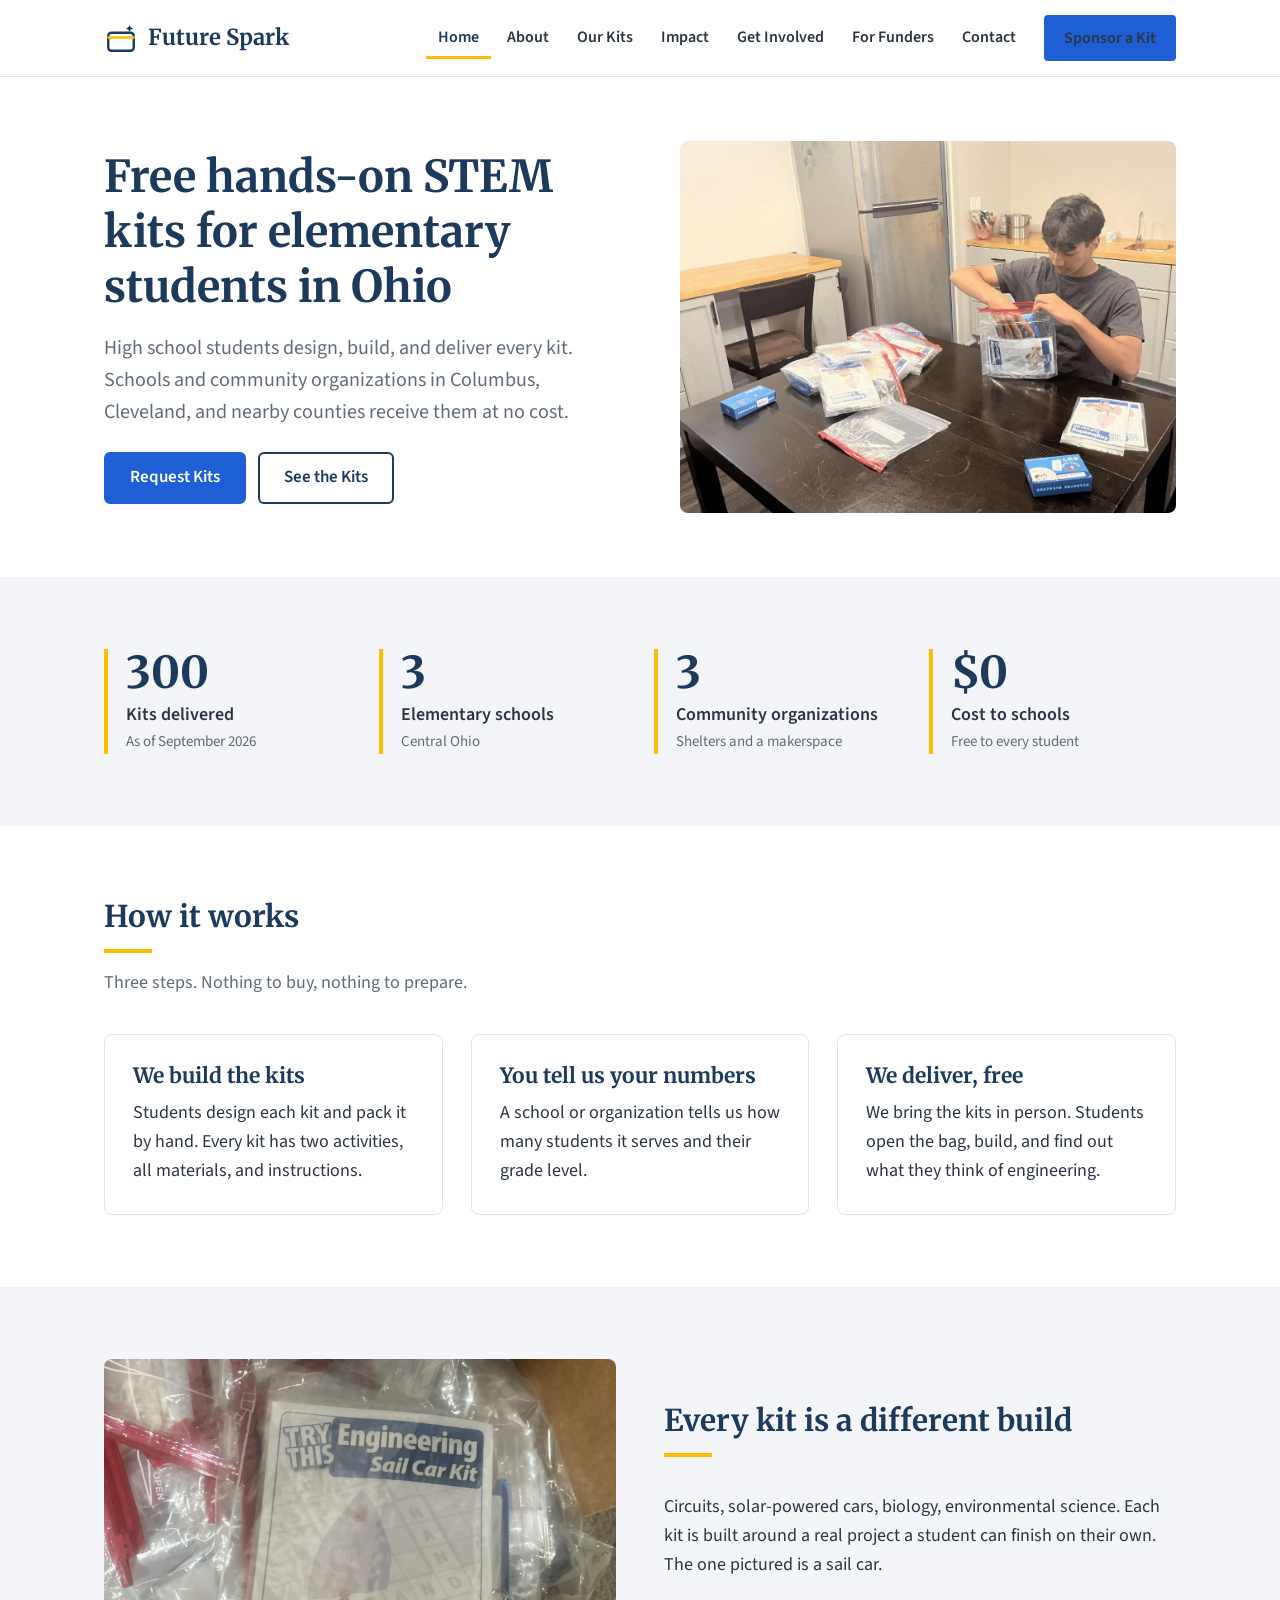
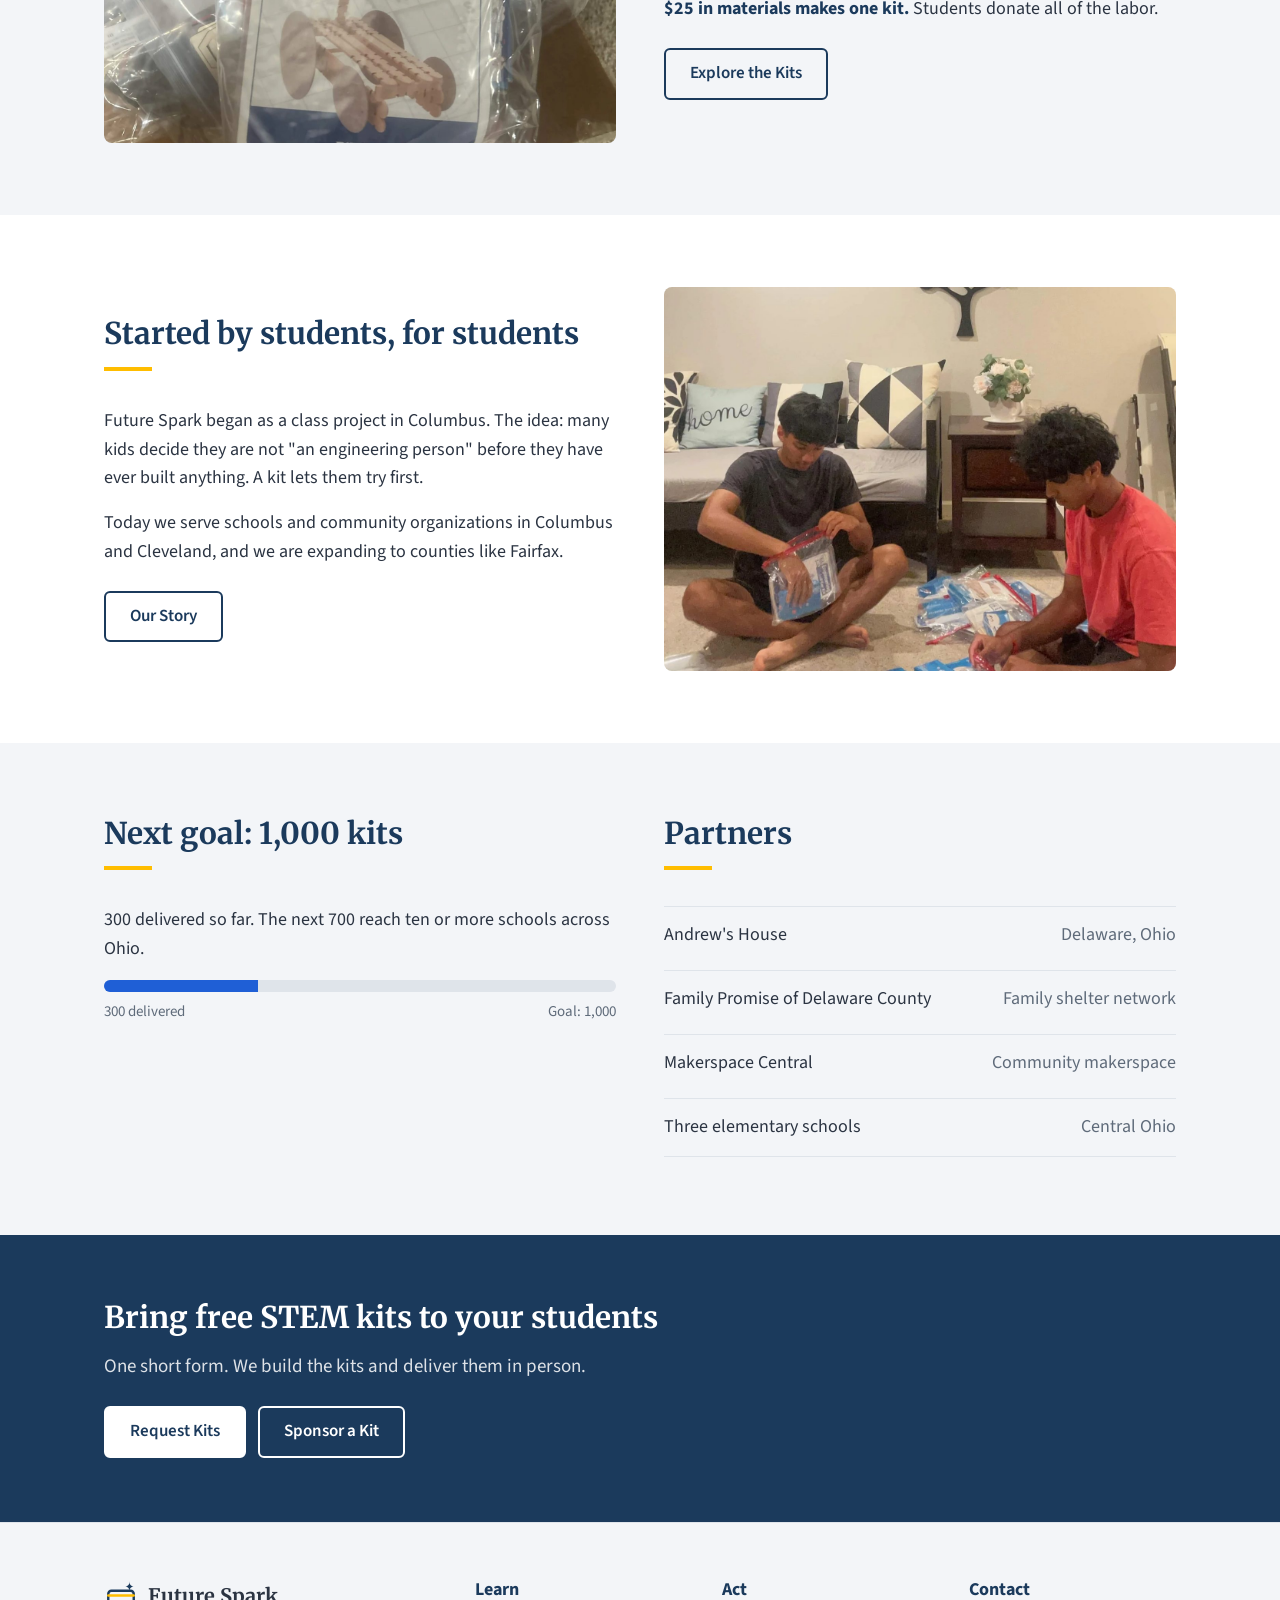
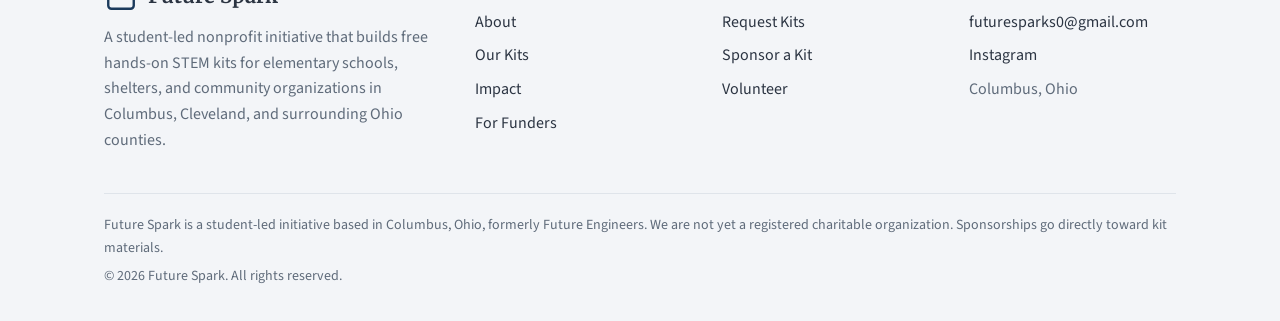
<file: index.html>
<!DOCTYPE html>
<html lang="en">
<head>
<meta charset="UTF-8">
<meta name="viewport" content="width=device-width, initial-scale=1.0">
<title>Future Spark | Free Hands-On STEM Kits for Elementary Schools in Ohio</title>
<meta name="description" content="Future Spark is a student-led nonprofit initiative that builds free hands-on STEM kits for elementary schools and community organizations in Columbus, Cleveland, and nearby Ohio counties.">
<link rel="icon" type="image/svg+xml" href="images/favicon.svg">
<meta property="og:type" content="website">
<meta property="og:title" content="Future Spark | Free Hands-On STEM Kits for Elementary Schools in Ohio">
<meta property="og:description" content="Future Spark is a student-led nonprofit initiative that builds free hands-on STEM kits for elementary schools and community organizations in Columbus, Cleveland, and nearby Ohio counties.">
<meta property="og:image" content="images/box-of-kits-wide.jpg">
<link rel="preconnect" href="https://fonts.googleapis.com">
<link rel="preconnect" href="https://fonts.gstatic.com" crossorigin>
<link href="https://fonts.googleapis.com/css2?family=Merriweather:wght@700&family=Source+Sans+3:wght@400;600;700&display=swap" rel="stylesheet">
<style>
/* Future Spark */

:root {
  --navy: #1b3a5c;
  --text: #2b3442;
  --muted: #5f6b7a;
  --line: #dfe4ea;
  --band: #f3f5f8;
  --blue: #1f5fd6;
  --blue-dark: #174cae;
  --yellow: #ffbd00;
  --white: #ffffff;
  --serif: "Merriweather", Georgia, "Times New Roman", serif;
  --sans: "Source Sans 3", "Segoe UI", Helvetica, Arial, sans-serif;
}

* { box-sizing: border-box; }
html { scroll-behavior: smooth; }
body { margin: 0; font-family: var(--sans); font-size: 18px; line-height: 1.6; color: var(--text); background: var(--white); -webkit-font-smoothing: antialiased; }
h1, h2, h3, h4 { font-family: var(--serif); color: var(--navy); line-height: 1.25; margin: 0 0 16px; font-weight: 700; }
h1 { font-size: 40px; }
h2 { font-size: 30px; }
h3 { font-size: 21px; }
h4 { font-family: var(--sans); font-size: 18px; margin-bottom: 8px; }
p { margin: 0 0 16px; }
p:last-child { margin-bottom: 0; }
a { color: var(--blue); }
a:hover { color: var(--blue-dark); }
img { display: block; max-width: 100%; height: auto; }
ul, ol { margin: 0 0 16px; padding-left: 22px; }
li { margin-bottom: 6px; }
strong { color: var(--navy); }
.muted { color: var(--muted); }
.small { font-size: 16px; }
.container { max-width: 1120px; margin: 0 auto; padding: 0 24px; }
.narrow { max-width: 720px; }
section { padding: 72px 0; }
section.band { background: var(--band); }
section.tight { padding: 48px 0; }
.section-heading { margin-bottom: 36px; }
.section-heading h2::after { content: ""; display: block; width: 48px; height: 4px; background: var(--yellow); margin-top: 14px; }
.section-heading p { max-width: 720px; color: var(--muted); }
.center { text-align: center; }
.center .section-heading h2::after { margin-left: auto; margin-right: auto; }
.center .section-heading p { margin-left: auto; margin-right: auto; }

/* Buttons */
.btn { display: inline-block; padding: 12px 24px; border-radius: 6px; font-family: var(--sans); font-weight: 600; font-size: 17px; line-height: 1.4; text-decoration: none; border: 2px solid transparent; cursor: pointer; white-space: nowrap; }
.btn-primary { background: var(--blue); color: var(--white); border-color: var(--blue); }
.btn-primary:hover { background: var(--blue-dark); border-color: var(--blue-dark); color: var(--white); }
.btn-outline { background: transparent; color: var(--navy); border-color: var(--navy); }
.btn-outline:hover { background: var(--navy); color: var(--white); }
.btn-light { background: var(--white); color: var(--navy); border-color: var(--white); }
.btn-light:hover { background: var(--band); }
.btn-row { display: flex; flex-wrap: wrap; gap: 12px; margin-top: 24px; }

/* Header */
.site-header { background: var(--white); border-bottom: 1px solid var(--line); position: sticky; top: 0; z-index: 50; }
.site-header .container { display: flex; align-items: center; justify-content: space-between; gap: 24px; height: 76px; }
.logo { display: inline-flex; align-items: center; gap: 10px; font-family: var(--serif); font-weight: 700; font-size: 22px; color: var(--navy); text-decoration: none; white-space: nowrap; }
.logo img { width: 34px; height: 34px; }
.logo:hover { color: var(--navy); }
.nav { display: flex; align-items: center; gap: 4px; }
.nav a { display: inline-block; padding: 8px 12px; border-radius: 4px; font-weight: 600; font-size: 16px; color: var(--text); text-decoration: none; }
.nav a:hover { background: var(--band); color: var(--navy); }
.nav a[aria-current="page"] { color: var(--navy); box-shadow: inset 0 -3px 0 var(--yellow); border-radius: 0; }
.nav .btn { margin-left: 12px; padding: 10px 18px; font-size: 16px; }
.nav .btn:hover { background: var(--blue-dark); box-shadow: none; }
.menu-toggle { display: none; background: none; border: 1px solid var(--line); border-radius: 4px; padding: 8px 12px; font: 600 16px var(--sans); color: var(--navy); cursor: pointer; }

/* Hero */
.hero { padding: 64px 0; }
.hero .container { display: grid; grid-template-columns: 1.05fr 1fr; gap: 56px; align-items: center; }
.hero h1 { font-size: 44px; margin-bottom: 18px; }
.hero p { font-size: 20px; color: var(--muted); max-width: 540px; }
.hero img { width: 100%; aspect-ratio: 4 / 3; object-fit: cover; border-radius: 8px; }
.page-header { padding: 56px 0 40px; border-bottom: 1px solid var(--line); }
.page-header h1 { margin-bottom: 10px; }
.page-header p { font-size: 20px; color: var(--muted); max-width: 720px; margin: 0; }

/* Grids and cards */
.cols-2 { display: grid; grid-template-columns: 1fr 1fr; gap: 48px; align-items: center; }
.cols-2.top { align-items: start; }
.cols-3 { display: grid; grid-template-columns: repeat(3, 1fr); gap: 28px; }
.cols-4 { display: grid; grid-template-columns: repeat(4, 1fr); gap: 28px; }
.card { background: var(--white); border: 1px solid var(--line); border-radius: 8px; padding: 28px; }
.card h3 { margin-bottom: 10px; }
.card p:last-child { margin-bottom: 0; }
.card .btn { margin-top: 16px; }
.photo { width: 100%; aspect-ratio: 4 / 3; object-fit: cover; border-radius: 8px; }
.photo-tall { aspect-ratio: 3 / 4; }
.photo-card { border: 1px solid var(--line); border-radius: 8px; overflow: hidden; background: var(--white); }
.photo-card img { width: 100%; aspect-ratio: 4 / 3; object-fit: cover; }
.photo-card .body { padding: 22px 24px; }
.photo-card h3 { margin-bottom: 8px; }
.photo-card p { margin: 0; color: var(--muted); }
figure { margin: 0; }
figcaption { font-size: 15px; color: var(--muted); margin-top: 8px; }

/* Stats */
.stats { display: grid; grid-template-columns: repeat(4, 1fr); gap: 28px; }
.stat { border-left: 4px solid var(--yellow); padding-left: 18px; }
.stat-number { font-family: var(--serif); font-size: 44px; font-weight: 700; color: var(--navy); line-height: 1.1; }
.stat-label { font-weight: 600; margin-top: 4px; }
.stat-note { font-size: 15px; color: var(--muted); }

/* Progress */
.progress { height: 12px; background: var(--line); border-radius: 6px; overflow: hidden; margin: 16px 0 8px; }
.progress div { height: 100%; background: var(--blue); }
.progress-labels { display: flex; justify-content: space-between; font-size: 15px; color: var(--muted); }

/* Lists */
.steps { list-style: none; padding: 0; counter-reset: step; }
.steps li { position: relative; padding-left: 52px; margin-bottom: 20px; }
.steps li::before { counter-increment: step; content: counter(step); position: absolute; left: 0; top: 0; width: 36px; height: 36px; border-radius: 50%; background: var(--navy); color: var(--white); font-weight: 700; display: flex; align-items: center; justify-content: center; }
.steps h3 { font-size: 19px; margin-bottom: 4px; }
.steps p { margin: 0; color: var(--muted); }
.check { list-style: none; padding: 0; }
.check li { padding-left: 26px; position: relative; margin-bottom: 8px; }
.check li::before { content: ""; position: absolute; left: 0; top: 10px; width: 12px; height: 12px; border-radius: 50%; background: var(--yellow); }
.partners { list-style: none; padding: 0; margin: 0; }
.partners li { padding: 14px 0; border-top: 1px solid var(--line); display: flex; justify-content: space-between; gap: 16px; flex-wrap: wrap; }
.partners li:last-child { border-bottom: 1px solid var(--line); }
.partners span { color: var(--muted); }
dl.facts { margin: 0; }
dl.facts dt { font-weight: 700; color: var(--navy); margin-top: 14px; }
dl.facts dd { margin: 2px 0 0; }

/* Forms */
label { display: block; font-weight: 600; margin-bottom: 6px; color: var(--navy); font-size: 16px; }
input[type="text"], input[type="email"], input[type="number"], select, textarea { width: 100%; padding: 11px 12px; border: 1px solid #b9c2cc; border-radius: 6px; font: inherit; font-size: 17px; color: var(--text); background: var(--white); }
input:focus, select:focus, textarea:focus { outline: 2px solid var(--blue); outline-offset: 1px; border-color: var(--blue); }
textarea { min-height: 120px; resize: vertical; }
.field { margin-bottom: 18px; }
.field-row { display: grid; grid-template-columns: 1fr 1fr; gap: 18px; }
.form-note { font-size: 15px; color: var(--muted); margin-top: 12px; }
.form-message { display: none; margin-top: 14px; padding: 12px 14px; border-radius: 6px; background: var(--band); font-size: 16px; }
.form-message.show { display: block; }
.required { color: #b42318; }
.amounts { display: flex; flex-wrap: wrap; gap: 10px; margin-bottom: 18px; }
.amount { font: 600 17px var(--sans); padding: 10px 18px; border: 2px solid var(--line); border-radius: 6px; background: var(--white); color: var(--navy); cursor: pointer; }
.amount.selected { border-color: var(--blue); background: var(--blue); color: var(--white); }
.zelle { border: 1px solid var(--line); border-radius: 8px; padding: 22px 24px; background: var(--band); }
.zelle-number { font-family: var(--serif); font-size: 28px; font-weight: 700; color: var(--navy); margin: 4px 0 10px; }

/* Tables */
table { width: 100%; border-collapse: collapse; font-size: 16px; }
th, td { text-align: left; vertical-align: top; padding: 12px 14px; border: 1px solid var(--line); }
th { background: var(--band); color: var(--navy); font-weight: 700; }
td ul { margin: 0; padding-left: 18px; }
td li { margin-bottom: 4px; }

/* Notice box */
.notice { border-left: 4px solid var(--yellow); background: var(--band); padding: 20px 24px; border-radius: 0 8px 8px 0; }
.notice p:last-child { margin-bottom: 0; }

/* CTA band */
.cta { background: var(--navy); color: var(--white); padding: 64px 0; }
.cta h2 { color: var(--white); }
.cta p { color: rgba(255,255,255,0.85); max-width: 620px; font-size: 19px; }
.cta .btn-outline { color: var(--white); border-color: var(--white); }
.cta .btn-outline:hover { background: var(--white); color: var(--navy); }

/* Footer */
.site-footer { background: var(--band); border-top: 1px solid var(--line); padding: 56px 0 28px; font-size: 16px; color: var(--muted); }
.footer-cols { display: grid; grid-template-columns: 1.6fr 1fr 1fr 1fr; gap: 40px; }
.site-footer h4 { color: var(--navy); }
.site-footer ul { list-style: none; padding: 0; margin: 0; }
.site-footer li { margin-bottom: 8px; }
.site-footer a { color: var(--text); text-decoration: none; }
.site-footer a:hover { color: var(--blue); text-decoration: underline; }
.site-footer .logo { font-size: 20px; margin-bottom: 12px; }
.footer-bottom { border-top: 1px solid var(--line); margin-top: 40px; padding-top: 20px; font-size: 14px; }
.footer-bottom p { margin: 0 0 6px; }

/* Responsive */
@media (max-width: 960px) {
  .cols-3, .cols-4, .stats { grid-template-columns: 1fr 1fr; }
  .footer-cols { grid-template-columns: 1fr 1fr; }
  .hero .container { grid-template-columns: 1fr; gap: 32px; }
  .hero h1 { font-size: 36px; }
  .menu-toggle { display: block; }
  .nav { display: none; position: absolute; left: 0; right: 0; top: 76px; background: var(--white); border-bottom: 1px solid var(--line); padding: 8px 24px 20px; flex-direction: column; align-items: stretch; }
  .nav.open { display: flex; }
  .nav a { padding: 12px 8px; border-radius: 4px; }
  .nav a[aria-current="page"] { box-shadow: inset 4px 0 0 var(--yellow); border-radius: 0; padding-left: 12px; }
  .nav .btn { margin: 12px 0 0; text-align: center; }
}
@media (max-width: 640px) {
  body { font-size: 17px; }
  h1 { font-size: 32px; } .hero h1 { font-size: 30px; }
  h2 { font-size: 26px; }
  section { padding: 52px 0; }
  .hero { padding: 40px 0; }
  .hero p, .page-header p { font-size: 18px; }
  .cols-2, .cols-3, .cols-4, .stats, .footer-cols, .field-row { grid-template-columns: 1fr; }
  .btn { display: block; text-align: center; }
  .btn-row { flex-direction: column; }
  .stat-number { font-size: 38px; }
  table.model thead { display: none; }
  table.model tr, table.model td { display: block; }
  table.model td { border-top: none; }
  table.model tr { border-top: 1px solid var(--line); }
  table.model td::before { content: attr(data-label); display: block; font-weight: 700; color: var(--navy); margin-bottom: 6px; }
}

/* Print: the For funders page as one sheet */
@media print {
  @page { size: letter; margin: 0.5in; }
  body { font-size: 10.5px; line-height: 1.4; color: #000; }
  .site-header, .site-footer, .cta, .no-print { display: none !important; }
  section, .page-header { padding: 6px 0; border: 0; }
  .page-header h1 { font-size: 20px; margin-bottom: 2px; }
  .page-header p, .section-heading p { font-size: 11px; }
  h2 { font-size: 14px; margin-bottom: 4px; }
  h3 { font-size: 12px; margin-bottom: 3px; }
  p, li, td { margin-bottom: 3px; font-size: 10px; }
  .section-heading { margin-bottom: 6px; }
  .section-heading h2::after { display: none; }
  .cols-2 { gap: 16px; align-items: start; }
  th, td { padding: 4px 6px; font-size: 9.5px; }
  .notice { padding: 8px 10px; }
  .container { max-width: none; padding: 0; }
}

</style>
</head>
<body>
<header class="site-header">
  <div class="container">
    <a class="logo" href="index.html"><img src="images/mark.svg" alt="">Future Spark</a>
    <button class="menu-toggle" id="menuToggle" aria-expanded="false" aria-controls="mainNav">Menu</button>
    <nav class="nav" id="mainNav" aria-label="Main">
      <a href="index.html" aria-current="page">Home</a>
      <a href="about.html">About</a>
      <a href="kits.html">Our Kits</a>
      <a href="impact.html">Impact</a>
      <a href="get-involved.html">Get Involved</a>
      <a href="for-funders.html">For Funders</a>
      <a href="contact.html">Contact</a>
      <a class="btn btn-primary" href="get-involved.html#sponsor">Sponsor a Kit</a>
    </nav>
  </div>
</header>
<main>

<section class="hero">
  <div class="container">
    <div>
      <h1>Free hands-on STEM kits for elementary students in Ohio</h1>
      <p>High school students design, build, and deliver every kit. Schools and community organizations in Columbus, Cleveland, and nearby counties receive them at no cost.</p>
      <div class="btn-row">
        <a class="btn btn-primary" href="get-involved.html#request">Request Kits</a>
        <a class="btn btn-outline" href="kits.html">See the Kits</a>
      </div>
    </div>
    <img src="images/kit-assembly.jpg" alt="A Future Spark student sealing a kit at a kitchen table with a stack of finished kits beside him">
  </div>
</section>

<section class="band">
  <div class="container">
    <div class="stats">
      <div class="stat"><div class="stat-number">300</div><div class="stat-label">Kits delivered</div><div class="stat-note">As of September 2026</div></div>
      <div class="stat"><div class="stat-number">3</div><div class="stat-label">Elementary schools</div><div class="stat-note">Central Ohio</div></div>
      <div class="stat"><div class="stat-number">3</div><div class="stat-label">Community organizations</div><div class="stat-note">Shelters and a makerspace</div></div>
      <div class="stat"><div class="stat-number">$0</div><div class="stat-label">Cost to schools</div><div class="stat-note">Free to every student</div></div>
    </div>
  </div>
</section>

<section>
  <div class="container">
    <div class="section-heading">
      <h2>How it works</h2>
      <p>Three steps. Nothing to buy, nothing to prepare.</p>
    </div>
    <div class="cols-3">
      <div class="card"><h3>We build the kits</h3><p>Students design each kit and pack it by hand. Every kit has two activities, all materials, and instructions.</p></div>
      <div class="card"><h3>You tell us your numbers</h3><p>A school or organization tells us how many students it serves and their grade level.</p></div>
      <div class="card"><h3>We deliver, free</h3><p>We bring the kits in person. Students open the bag, build, and find out what they think of engineering.</p></div>
    </div>
  </div>
</section>

<section class="band">
  <div class="container">
    <div class="cols-2">
      <img class="photo" src="images/sail-car-kit-wide.jpg" alt="A sealed Future Spark kit with a sail car instruction card">
      <div>
        <div class="section-heading"><h2>Every kit is a different build</h2></div>
        <p>Circuits, solar-powered cars, biology, environmental science. Each kit is built around a real project a student can finish on their own. The one pictured is a sail car.</p>
        <p><strong>$25 in materials makes one kit.</strong> Students donate all of the labor.</p>
        <div class="btn-row"><a class="btn btn-outline" href="kits.html">Explore the Kits</a></div>
      </div>
    </div>
  </div>
</section>

<section>
  <div class="container">
    <div class="cols-2">
      <div>
        <div class="section-heading"><h2>Started by students, for students</h2></div>
        <p>Future Spark began as a class project in Columbus. The idea: many kids decide they are not "an engineering person" before they have ever built anything. A kit lets them try first.</p>
        <p>Today we serve schools and community organizations in Columbus and Cleveland, and we are expanding to counties like Fairfax.</p>
        <div class="btn-row"><a class="btn btn-outline" href="about.html">Our Story</a></div>
      </div>
      <img class="photo" src="images/build-night-wide.jpg" alt="Two Future Spark students sitting on a living room floor packing kits">
    </div>
  </div>
</section>

<section class="band">
  <div class="container">
    <div class="cols-2 top">
      <div>
        <div class="section-heading"><h2>Next goal: 1,000 kits</h2></div>
        <p>300 delivered so far. The next 700 reach ten or more schools across Ohio.</p>
        <div class="progress"><div style="width: 30%"></div></div>
        <div class="progress-labels"><span>300 delivered</span><span>Goal: 1,000</span></div>
      </div>
      <div>
        <div class="section-heading"><h2>Partners</h2></div>
        <ul class="partners">
          <li>Andrew's House <span>Delaware, Ohio</span></li>
          <li>Family Promise of Delaware County <span>Family shelter network</span></li>
          <li>Makerspace Central <span>Community makerspace</span></li>
          <li>Three elementary schools <span>Central Ohio</span></li>
        </ul>
      </div>
    </div>
  </div>
</section>

<section class="cta">
  <div class="container">
    <h2>Bring free STEM kits to your students</h2>
    <p>One short form. We build the kits and deliver them in person.</p>
    <div class="btn-row">
      <a class="btn btn-light" href="get-involved.html#request">Request Kits</a>
      <a class="btn btn-outline" href="get-involved.html#sponsor">Sponsor a Kit</a>
    </div>
  </div>
</section>
</main>
<footer class="site-footer">
  <div class="container">
    <div class="footer-cols">
      <div>
        <a class="logo" href="index.html"><img src="images/mark.svg" alt="">Future Spark</a>
        <p>A student-led nonprofit initiative that builds free hands-on STEM kits for elementary schools, shelters, and community organizations in Columbus, Cleveland, and surrounding Ohio counties.</p>
      </div>
      <div>
        <h4>Learn</h4>
        <ul>
          <li><a href="about.html">About</a></li>
          <li><a href="kits.html">Our Kits</a></li>
          <li><a href="impact.html">Impact</a></li>
          <li><a href="for-funders.html">For Funders</a></li>
        </ul>
      </div>
      <div>
        <h4>Act</h4>
        <ul>
          <li><a href="get-involved.html#request">Request Kits</a></li>
          <li><a href="get-involved.html#sponsor">Sponsor a Kit</a></li>
          <li><a href="get-involved.html#volunteer">Volunteer</a></li>
        </ul>
      </div>
      <div>
        <h4>Contact</h4>
        <ul>
          <li><a href="mailto:futuresparks0@gmail.com">futuresparks0@gmail.com</a></li>
          <li><a href="https://www.instagram.com/ohs_future_engineers" target="_blank" rel="noopener">Instagram</a></li>
          <li>Columbus, Ohio</li>
        </ul>
      </div>
    </div>
    <div class="footer-bottom">
      <p>Future Spark is a student-led initiative based in Columbus, Ohio, formerly Future Engineers. We are not yet a registered charitable organization. Sponsorships go directly toward kit materials.</p>
      <p>&copy; <span id="year">2026</span> Future Spark. All rights reserved.</p>
    </div>
  </div>
</footer>
<script>
document.addEventListener('DOMContentLoaded', function () {
  var EMAIL = 'futuresparks0@gmail.com';

  var year = document.getElementById('year');
  if (year) year.textContent = new Date().getFullYear();

  var toggle = document.getElementById('menuToggle');
  var nav = document.getElementById('mainNav');
  if (toggle && nav) {
    toggle.addEventListener('click', function () {
      var open = nav.classList.toggle('open');
      toggle.setAttribute('aria-expanded', open ? 'true' : 'false');
    });
  }

  // Forms open the visitor's email app with the answers filled in.
  document.querySelectorAll('form[data-subject]').forEach(function (form) {
    form.addEventListener('submit', function (e) {
      e.preventDefault();
      var message = form.querySelector('.form-message');
      if (!form.checkValidity()) {
        message.textContent = 'Please fill in the required fields.';
        message.classList.add('show');
        form.reportValidity();
        return;
      }
      var lines = [], name = '';
      form.querySelectorAll('input, select, textarea').forEach(function (field) {
        if (!field.name) return;
        if (field.name === 'Name') name = field.value;
        lines.push(field.name + ': ' + field.value);
      });
      var subject = form.getAttribute('data-subject') + (name ? ' from ' + name : '');
      window.location.href = 'mailto:' + EMAIL + '?subject=' + encodeURIComponent(subject) + '&body=' + encodeURIComponent(lines.join('\n'));
      message.innerHTML = 'Your email app should open with the message filled in. If it does not, email us at <a href="mailto:' + EMAIL + '">' + EMAIL + '</a>.';
      message.classList.add('show');
    });
  });

  // Sponsorship amounts
  var amounts = document.querySelectorAll('.amount');
  var custom = document.getElementById('customAmount');
  var customInput = document.getElementById('customValue');
  var giftAmount = document.getElementById('giftAmount');
  var giftKits = document.getElementById('giftKits');
  function updateGift(value) {
    var kits = Math.floor(value / 25);
    giftAmount.textContent = '$' + Number(value || 0).toLocaleString('en-US');
    giftKits.textContent = kits + (kits === 1 ? ' kit' : ' kits');
  }
  amounts.forEach(function (button) {
    button.addEventListener('click', function () {
      amounts.forEach(function (b) { b.classList.remove('selected'); });
      button.classList.add('selected');
      var amount = button.getAttribute('data-amount');
      if (amount === 'custom') {
        custom.style.display = 'block';
        customInput.focus();
        updateGift(Number(customInput.value) || 0);
      } else {
        custom.style.display = 'none';
        updateGift(Number(amount));
      }
    });
  });
  if (customInput) customInput.addEventListener('input', function () { updateGift(Number(customInput.value) || 0); });
});

</script>
</body>
</html>
</file>
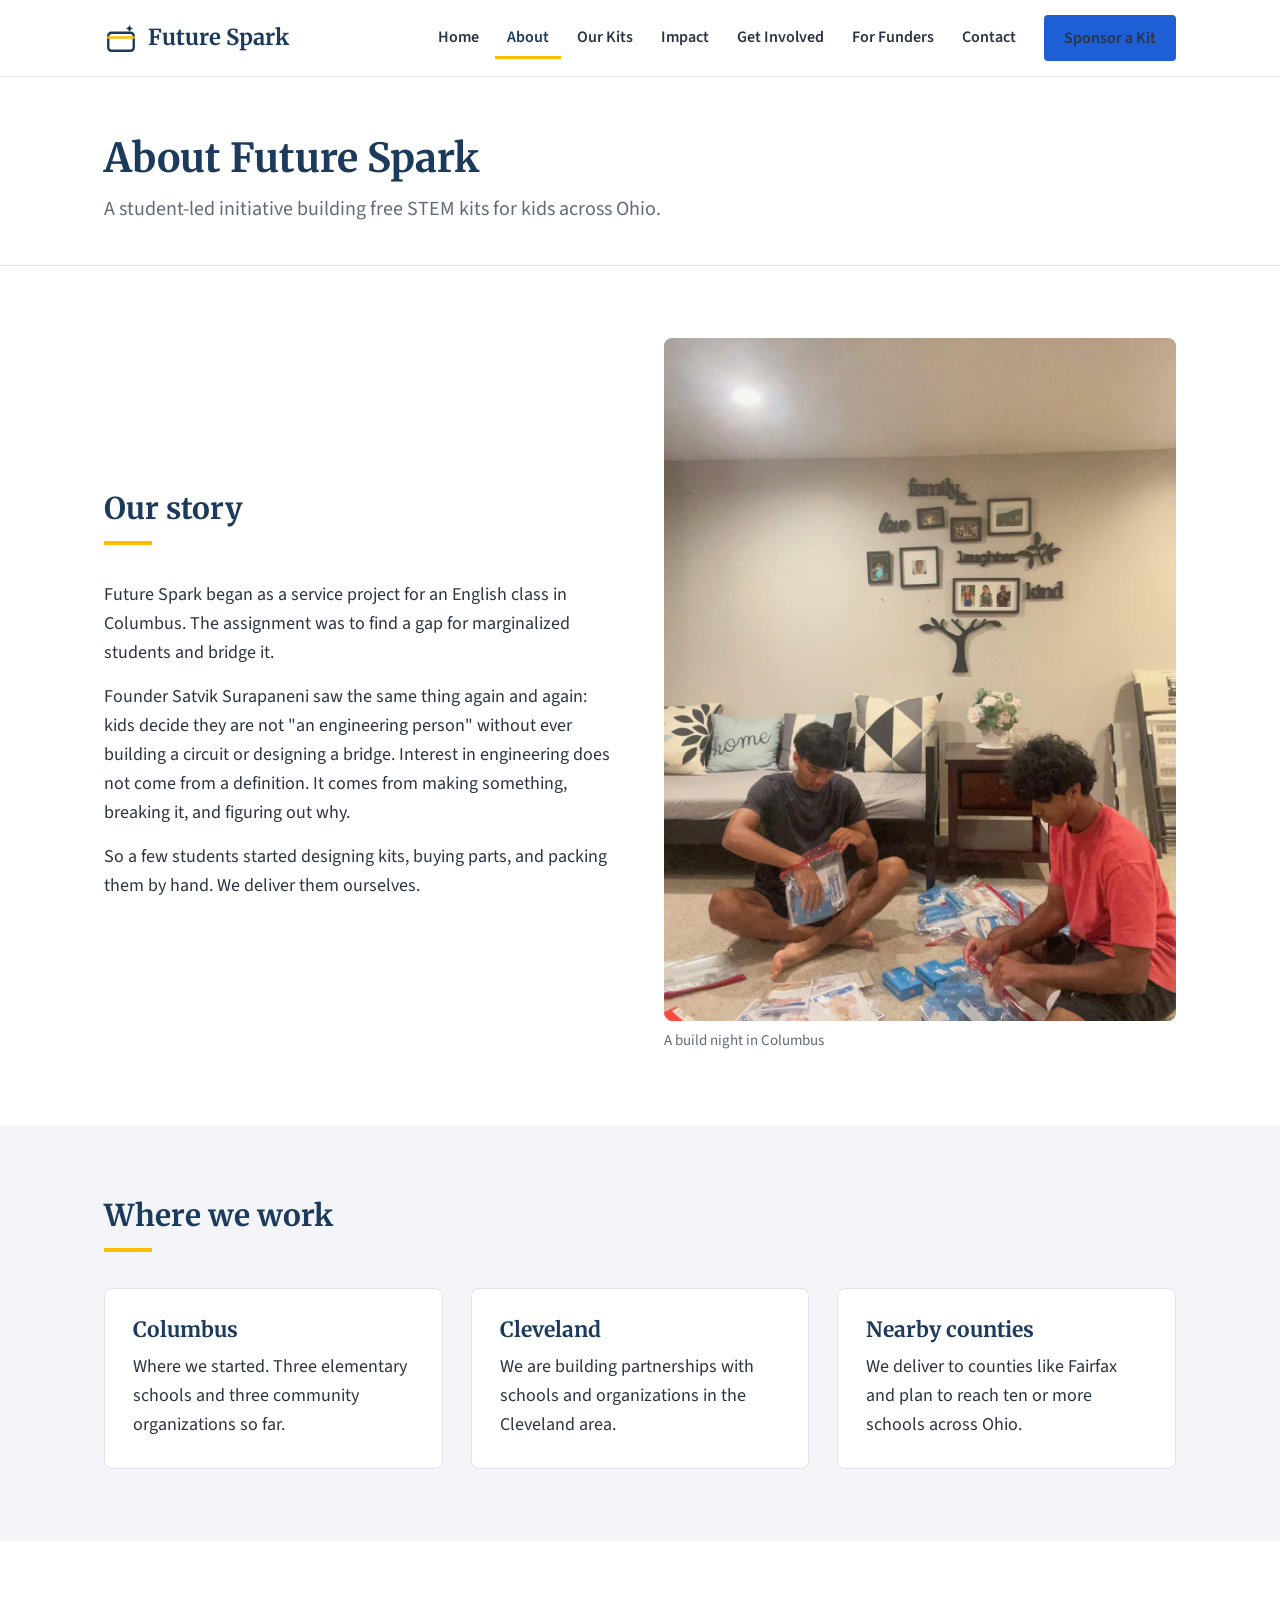
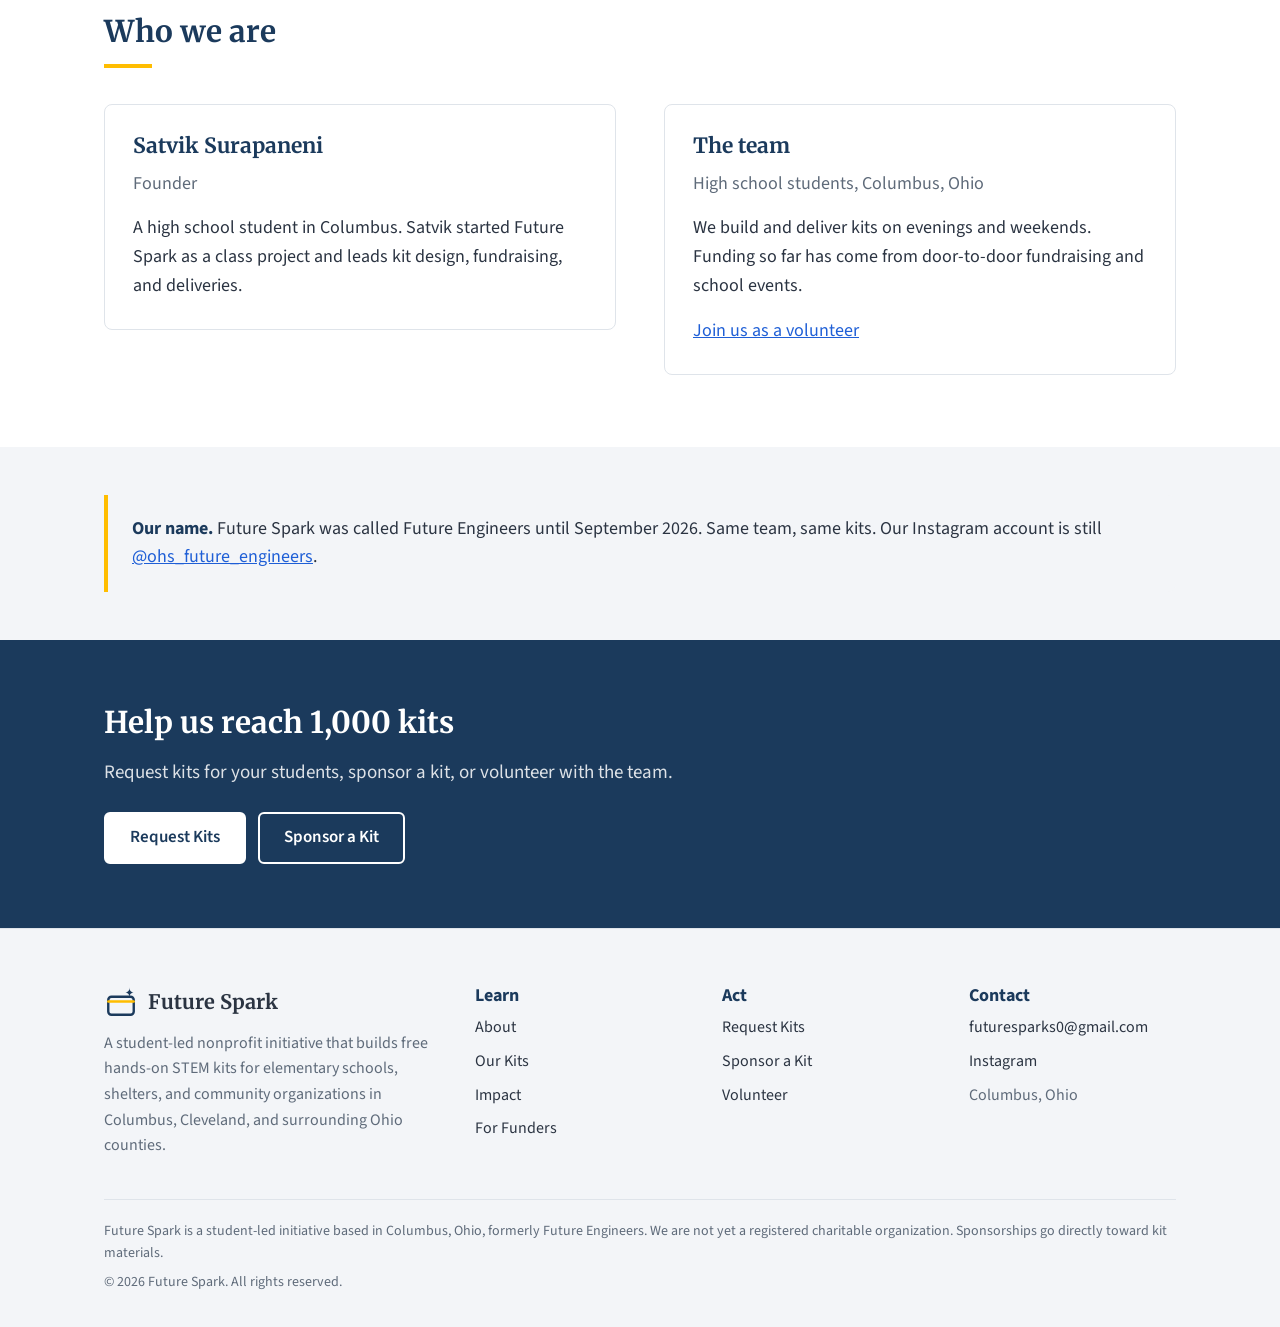
<file: about.html>
<!DOCTYPE html>
<html lang="en">
<head>
<meta charset="UTF-8">
<meta name="viewport" content="width=device-width, initial-scale=1.0">
<title>About | Future Spark</title>
<meta name="description" content="Future Spark is a student-led initiative started by high school student Satvik Surapaneni in Columbus, Ohio, now serving Columbus, Cleveland, and nearby counties.">
<link rel="icon" type="image/svg+xml" href="images/favicon.svg">
<meta property="og:type" content="website">
<meta property="og:title" content="About | Future Spark">
<meta property="og:description" content="Future Spark is a student-led initiative started by high school student Satvik Surapaneni in Columbus, Ohio, now serving Columbus, Cleveland, and nearby counties.">
<meta property="og:image" content="images/box-of-kits-wide.jpg">
<link rel="preconnect" href="https://fonts.googleapis.com">
<link rel="preconnect" href="https://fonts.gstatic.com" crossorigin>
<link href="https://fonts.googleapis.com/css2?family=Merriweather:wght@700&family=Source+Sans+3:wght@400;600;700&display=swap" rel="stylesheet">
<style>
/* Future Spark */

:root {
  --navy: #1b3a5c;
  --text: #2b3442;
  --muted: #5f6b7a;
  --line: #dfe4ea;
  --band: #f3f5f8;
  --blue: #1f5fd6;
  --blue-dark: #174cae;
  --yellow: #ffbd00;
  --white: #ffffff;
  --serif: "Merriweather", Georgia, "Times New Roman", serif;
  --sans: "Source Sans 3", "Segoe UI", Helvetica, Arial, sans-serif;
}

* { box-sizing: border-box; }
html { scroll-behavior: smooth; }
body { margin: 0; font-family: var(--sans); font-size: 18px; line-height: 1.6; color: var(--text); background: var(--white); -webkit-font-smoothing: antialiased; }
h1, h2, h3, h4 { font-family: var(--serif); color: var(--navy); line-height: 1.25; margin: 0 0 16px; font-weight: 700; }
h1 { font-size: 40px; }
h2 { font-size: 30px; }
h3 { font-size: 21px; }
h4 { font-family: var(--sans); font-size: 18px; margin-bottom: 8px; }
p { margin: 0 0 16px; }
p:last-child { margin-bottom: 0; }
a { color: var(--blue); }
a:hover { color: var(--blue-dark); }
img { display: block; max-width: 100%; height: auto; }
ul, ol { margin: 0 0 16px; padding-left: 22px; }
li { margin-bottom: 6px; }
strong { color: var(--navy); }
.muted { color: var(--muted); }
.small { font-size: 16px; }
.container { max-width: 1120px; margin: 0 auto; padding: 0 24px; }
.narrow { max-width: 720px; }
section { padding: 72px 0; }
section.band { background: var(--band); }
section.tight { padding: 48px 0; }
.section-heading { margin-bottom: 36px; }
.section-heading h2::after { content: ""; display: block; width: 48px; height: 4px; background: var(--yellow); margin-top: 14px; }
.section-heading p { max-width: 720px; color: var(--muted); }
.center { text-align: center; }
.center .section-heading h2::after { margin-left: auto; margin-right: auto; }
.center .section-heading p { margin-left: auto; margin-right: auto; }

/* Buttons */
.btn { display: inline-block; padding: 12px 24px; border-radius: 6px; font-family: var(--sans); font-weight: 600; font-size: 17px; line-height: 1.4; text-decoration: none; border: 2px solid transparent; cursor: pointer; white-space: nowrap; }
.btn-primary { background: var(--blue); color: var(--white); border-color: var(--blue); }
.btn-primary:hover { background: var(--blue-dark); border-color: var(--blue-dark); color: var(--white); }
.btn-outline { background: transparent; color: var(--navy); border-color: var(--navy); }
.btn-outline:hover { background: var(--navy); color: var(--white); }
.btn-light { background: var(--white); color: var(--navy); border-color: var(--white); }
.btn-light:hover { background: var(--band); }
.btn-row { display: flex; flex-wrap: wrap; gap: 12px; margin-top: 24px; }

/* Header */
.site-header { background: var(--white); border-bottom: 1px solid var(--line); position: sticky; top: 0; z-index: 50; }
.site-header .container { display: flex; align-items: center; justify-content: space-between; gap: 24px; height: 76px; }
.logo { display: inline-flex; align-items: center; gap: 10px; font-family: var(--serif); font-weight: 700; font-size: 22px; color: var(--navy); text-decoration: none; white-space: nowrap; }
.logo img { width: 34px; height: 34px; }
.logo:hover { color: var(--navy); }
.nav { display: flex; align-items: center; gap: 4px; }
.nav a { display: inline-block; padding: 8px 12px; border-radius: 4px; font-weight: 600; font-size: 16px; color: var(--text); text-decoration: none; }
.nav a:hover { background: var(--band); color: var(--navy); }
.nav a[aria-current="page"] { color: var(--navy); box-shadow: inset 0 -3px 0 var(--yellow); border-radius: 0; }
.nav .btn { margin-left: 12px; padding: 10px 18px; font-size: 16px; }
.nav .btn:hover { background: var(--blue-dark); box-shadow: none; }
.menu-toggle { display: none; background: none; border: 1px solid var(--line); border-radius: 4px; padding: 8px 12px; font: 600 16px var(--sans); color: var(--navy); cursor: pointer; }

/* Hero */
.hero { padding: 64px 0; }
.hero .container { display: grid; grid-template-columns: 1.05fr 1fr; gap: 56px; align-items: center; }
.hero h1 { font-size: 44px; margin-bottom: 18px; }
.hero p { font-size: 20px; color: var(--muted); max-width: 540px; }
.hero img { width: 100%; aspect-ratio: 4 / 3; object-fit: cover; border-radius: 8px; }
.page-header { padding: 56px 0 40px; border-bottom: 1px solid var(--line); }
.page-header h1 { margin-bottom: 10px; }
.page-header p { font-size: 20px; color: var(--muted); max-width: 720px; margin: 0; }

/* Grids and cards */
.cols-2 { display: grid; grid-template-columns: 1fr 1fr; gap: 48px; align-items: center; }
.cols-2.top { align-items: start; }
.cols-3 { display: grid; grid-template-columns: repeat(3, 1fr); gap: 28px; }
.cols-4 { display: grid; grid-template-columns: repeat(4, 1fr); gap: 28px; }
.card { background: var(--white); border: 1px solid var(--line); border-radius: 8px; padding: 28px; }
.card h3 { margin-bottom: 10px; }
.card p:last-child { margin-bottom: 0; }
.card .btn { margin-top: 16px; }
.photo { width: 100%; aspect-ratio: 4 / 3; object-fit: cover; border-radius: 8px; }
.photo-tall { aspect-ratio: 3 / 4; }
.photo-card { border: 1px solid var(--line); border-radius: 8px; overflow: hidden; background: var(--white); }
.photo-card img { width: 100%; aspect-ratio: 4 / 3; object-fit: cover; }
.photo-card .body { padding: 22px 24px; }
.photo-card h3 { margin-bottom: 8px; }
.photo-card p { margin: 0; color: var(--muted); }
figure { margin: 0; }
figcaption { font-size: 15px; color: var(--muted); margin-top: 8px; }

/* Stats */
.stats { display: grid; grid-template-columns: repeat(4, 1fr); gap: 28px; }
.stat { border-left: 4px solid var(--yellow); padding-left: 18px; }
.stat-number { font-family: var(--serif); font-size: 44px; font-weight: 700; color: var(--navy); line-height: 1.1; }
.stat-label { font-weight: 600; margin-top: 4px; }
.stat-note { font-size: 15px; color: var(--muted); }

/* Progress */
.progress { height: 12px; background: var(--line); border-radius: 6px; overflow: hidden; margin: 16px 0 8px; }
.progress div { height: 100%; background: var(--blue); }
.progress-labels { display: flex; justify-content: space-between; font-size: 15px; color: var(--muted); }

/* Lists */
.steps { list-style: none; padding: 0; counter-reset: step; }
.steps li { position: relative; padding-left: 52px; margin-bottom: 20px; }
.steps li::before { counter-increment: step; content: counter(step); position: absolute; left: 0; top: 0; width: 36px; height: 36px; border-radius: 50%; background: var(--navy); color: var(--white); font-weight: 700; display: flex; align-items: center; justify-content: center; }
.steps h3 { font-size: 19px; margin-bottom: 4px; }
.steps p { margin: 0; color: var(--muted); }
.check { list-style: none; padding: 0; }
.check li { padding-left: 26px; position: relative; margin-bottom: 8px; }
.check li::before { content: ""; position: absolute; left: 0; top: 10px; width: 12px; height: 12px; border-radius: 50%; background: var(--yellow); }
.partners { list-style: none; padding: 0; margin: 0; }
.partners li { padding: 14px 0; border-top: 1px solid var(--line); display: flex; justify-content: space-between; gap: 16px; flex-wrap: wrap; }
.partners li:last-child { border-bottom: 1px solid var(--line); }
.partners span { color: var(--muted); }
dl.facts { margin: 0; }
dl.facts dt { font-weight: 700; color: var(--navy); margin-top: 14px; }
dl.facts dd { margin: 2px 0 0; }

/* Forms */
label { display: block; font-weight: 600; margin-bottom: 6px; color: var(--navy); font-size: 16px; }
input[type="text"], input[type="email"], input[type="number"], select, textarea { width: 100%; padding: 11px 12px; border: 1px solid #b9c2cc; border-radius: 6px; font: inherit; font-size: 17px; color: var(--text); background: var(--white); }
input:focus, select:focus, textarea:focus { outline: 2px solid var(--blue); outline-offset: 1px; border-color: var(--blue); }
textarea { min-height: 120px; resize: vertical; }
.field { margin-bottom: 18px; }
.field-row { display: grid; grid-template-columns: 1fr 1fr; gap: 18px; }
.form-note { font-size: 15px; color: var(--muted); margin-top: 12px; }
.form-message { display: none; margin-top: 14px; padding: 12px 14px; border-radius: 6px; background: var(--band); font-size: 16px; }
.form-message.show { display: block; }
.required { color: #b42318; }
.amounts { display: flex; flex-wrap: wrap; gap: 10px; margin-bottom: 18px; }
.amount { font: 600 17px var(--sans); padding: 10px 18px; border: 2px solid var(--line); border-radius: 6px; background: var(--white); color: var(--navy); cursor: pointer; }
.amount.selected { border-color: var(--blue); background: var(--blue); color: var(--white); }
.zelle { border: 1px solid var(--line); border-radius: 8px; padding: 22px 24px; background: var(--band); }
.zelle-number { font-family: var(--serif); font-size: 28px; font-weight: 700; color: var(--navy); margin: 4px 0 10px; }

/* Tables */
table { width: 100%; border-collapse: collapse; font-size: 16px; }
th, td { text-align: left; vertical-align: top; padding: 12px 14px; border: 1px solid var(--line); }
th { background: var(--band); color: var(--navy); font-weight: 700; }
td ul { margin: 0; padding-left: 18px; }
td li { margin-bottom: 4px; }

/* Notice box */
.notice { border-left: 4px solid var(--yellow); background: var(--band); padding: 20px 24px; border-radius: 0 8px 8px 0; }
.notice p:last-child { margin-bottom: 0; }

/* CTA band */
.cta { background: var(--navy); color: var(--white); padding: 64px 0; }
.cta h2 { color: var(--white); }
.cta p { color: rgba(255,255,255,0.85); max-width: 620px; font-size: 19px; }
.cta .btn-outline { color: var(--white); border-color: var(--white); }
.cta .btn-outline:hover { background: var(--white); color: var(--navy); }

/* Footer */
.site-footer { background: var(--band); border-top: 1px solid var(--line); padding: 56px 0 28px; font-size: 16px; color: var(--muted); }
.footer-cols { display: grid; grid-template-columns: 1.6fr 1fr 1fr 1fr; gap: 40px; }
.site-footer h4 { color: var(--navy); }
.site-footer ul { list-style: none; padding: 0; margin: 0; }
.site-footer li { margin-bottom: 8px; }
.site-footer a { color: var(--text); text-decoration: none; }
.site-footer a:hover { color: var(--blue); text-decoration: underline; }
.site-footer .logo { font-size: 20px; margin-bottom: 12px; }
.footer-bottom { border-top: 1px solid var(--line); margin-top: 40px; padding-top: 20px; font-size: 14px; }
.footer-bottom p { margin: 0 0 6px; }

/* Responsive */
@media (max-width: 960px) {
  .cols-3, .cols-4, .stats { grid-template-columns: 1fr 1fr; }
  .footer-cols { grid-template-columns: 1fr 1fr; }
  .hero .container { grid-template-columns: 1fr; gap: 32px; }
  .hero h1 { font-size: 36px; }
  .menu-toggle { display: block; }
  .nav { display: none; position: absolute; left: 0; right: 0; top: 76px; background: var(--white); border-bottom: 1px solid var(--line); padding: 8px 24px 20px; flex-direction: column; align-items: stretch; }
  .nav.open { display: flex; }
  .nav a { padding: 12px 8px; border-radius: 4px; }
  .nav a[aria-current="page"] { box-shadow: inset 4px 0 0 var(--yellow); border-radius: 0; padding-left: 12px; }
  .nav .btn { margin: 12px 0 0; text-align: center; }
}
@media (max-width: 640px) {
  body { font-size: 17px; }
  h1 { font-size: 32px; } .hero h1 { font-size: 30px; }
  h2 { font-size: 26px; }
  section { padding: 52px 0; }
  .hero { padding: 40px 0; }
  .hero p, .page-header p { font-size: 18px; }
  .cols-2, .cols-3, .cols-4, .stats, .footer-cols, .field-row { grid-template-columns: 1fr; }
  .btn { display: block; text-align: center; }
  .btn-row { flex-direction: column; }
  .stat-number { font-size: 38px; }
  table.model thead { display: none; }
  table.model tr, table.model td { display: block; }
  table.model td { border-top: none; }
  table.model tr { border-top: 1px solid var(--line); }
  table.model td::before { content: attr(data-label); display: block; font-weight: 700; color: var(--navy); margin-bottom: 6px; }
}

/* Print: the For funders page as one sheet */
@media print {
  @page { size: letter; margin: 0.5in; }
  body { font-size: 10.5px; line-height: 1.4; color: #000; }
  .site-header, .site-footer, .cta, .no-print { display: none !important; }
  section, .page-header { padding: 6px 0; border: 0; }
  .page-header h1 { font-size: 20px; margin-bottom: 2px; }
  .page-header p, .section-heading p { font-size: 11px; }
  h2 { font-size: 14px; margin-bottom: 4px; }
  h3 { font-size: 12px; margin-bottom: 3px; }
  p, li, td { margin-bottom: 3px; font-size: 10px; }
  .section-heading { margin-bottom: 6px; }
  .section-heading h2::after { display: none; }
  .cols-2 { gap: 16px; align-items: start; }
  th, td { padding: 4px 6px; font-size: 9.5px; }
  .notice { padding: 8px 10px; }
  .container { max-width: none; padding: 0; }
}

</style>
</head>
<body>
<header class="site-header">
  <div class="container">
    <a class="logo" href="index.html"><img src="images/mark.svg" alt="">Future Spark</a>
    <button class="menu-toggle" id="menuToggle" aria-expanded="false" aria-controls="mainNav">Menu</button>
    <nav class="nav" id="mainNav" aria-label="Main">
      <a href="index.html">Home</a>
      <a href="about.html" aria-current="page">About</a>
      <a href="kits.html">Our Kits</a>
      <a href="impact.html">Impact</a>
      <a href="get-involved.html">Get Involved</a>
      <a href="for-funders.html">For Funders</a>
      <a href="contact.html">Contact</a>
      <a class="btn btn-primary" href="get-involved.html#sponsor">Sponsor a Kit</a>
    </nav>
  </div>
</header>
<main>

<section class="page-header"><div class="container"><h1>About Future Spark</h1><p>A student-led initiative building free STEM kits for kids across Ohio.</p></div></section>

<section>
  <div class="container">
    <div class="cols-2">
      <div>
        <div class="section-heading"><h2>Our story</h2></div>
        <p>Future Spark began as a service project for an English class in Columbus. The assignment was to find a gap for marginalized students and bridge it.</p>
        <p>Founder Satvik Surapaneni saw the same thing again and again: kids decide they are not "an engineering person" without ever building a circuit or designing a bridge. Interest in engineering does not come from a definition. It comes from making something, breaking it, and figuring out why.</p>
        <p>So a few students started designing kits, buying parts, and packing them by hand. We deliver them ourselves.</p>
      </div>
      <figure>
        <img class="photo photo-tall" src="images/build-night.jpg" alt="Two Future Spark students packing kits on a living room floor">
        <figcaption>A build night in Columbus</figcaption>
      </figure>
    </div>
  </div>
</section>

<section class="band">
  <div class="container">
    <div class="section-heading"><h2>Where we work</h2></div>
    <div class="cols-3">
      <div class="card"><h3>Columbus</h3><p>Where we started. Three elementary schools and three community organizations so far.</p></div>
      <div class="card"><h3>Cleveland</h3><p>We are building partnerships with schools and organizations in the Cleveland area.</p></div>
      <div class="card"><h3>Nearby counties</h3><p>We deliver to counties like Fairfax and plan to reach ten or more schools across Ohio.</p></div>
    </div>
  </div>
</section>

<section>
  <div class="container">
    <div class="section-heading"><h2>Who we are</h2></div>
    <div class="cols-2 top">
      <div class="card">
        <h3>Satvik Surapaneni</h3>
        <p class="muted">Founder</p>
        <p>A high school student in Columbus. Satvik started Future Spark as a class project and leads kit design, fundraising, and deliveries.</p>
      </div>
      <div class="card">
        <h3>The team</h3>
        <p class="muted">High school students, Columbus, Ohio</p>
        <p>We build and deliver kits on evenings and weekends. Funding so far has come from door-to-door fundraising and school events.</p>
        <p><a href="get-involved.html#volunteer">Join us as a volunteer</a></p>
      </div>
    </div>
  </div>
</section>

<section class="band tight">
  <div class="container">
    <div class="notice"><p><strong>Our name.</strong> Future Spark was called Future Engineers until September 2026. Same team, same kits. Our Instagram account is still <a href="https://www.instagram.com/ohs_future_engineers" target="_blank" rel="noopener">@ohs_future_engineers</a>.</p></div>
  </div>
</section>

<section class="cta">
  <div class="container">
    <h2>Help us reach 1,000 kits</h2>
    <p>Request kits for your students, sponsor a kit, or volunteer with the team.</p>
    <div class="btn-row">
      <a class="btn btn-light" href="get-involved.html#request">Request Kits</a>
      <a class="btn btn-outline" href="get-involved.html#sponsor">Sponsor a Kit</a>
    </div>
  </div>
</section>
</main>
<footer class="site-footer">
  <div class="container">
    <div class="footer-cols">
      <div>
        <a class="logo" href="index.html"><img src="images/mark.svg" alt="">Future Spark</a>
        <p>A student-led nonprofit initiative that builds free hands-on STEM kits for elementary schools, shelters, and community organizations in Columbus, Cleveland, and surrounding Ohio counties.</p>
      </div>
      <div>
        <h4>Learn</h4>
        <ul>
          <li><a href="about.html">About</a></li>
          <li><a href="kits.html">Our Kits</a></li>
          <li><a href="impact.html">Impact</a></li>
          <li><a href="for-funders.html">For Funders</a></li>
        </ul>
      </div>
      <div>
        <h4>Act</h4>
        <ul>
          <li><a href="get-involved.html#request">Request Kits</a></li>
          <li><a href="get-involved.html#sponsor">Sponsor a Kit</a></li>
          <li><a href="get-involved.html#volunteer">Volunteer</a></li>
        </ul>
      </div>
      <div>
        <h4>Contact</h4>
        <ul>
          <li><a href="mailto:futuresparks0@gmail.com">futuresparks0@gmail.com</a></li>
          <li><a href="https://www.instagram.com/ohs_future_engineers" target="_blank" rel="noopener">Instagram</a></li>
          <li>Columbus, Ohio</li>
        </ul>
      </div>
    </div>
    <div class="footer-bottom">
      <p>Future Spark is a student-led initiative based in Columbus, Ohio, formerly Future Engineers. We are not yet a registered charitable organization. Sponsorships go directly toward kit materials.</p>
      <p>&copy; <span id="year">2026</span> Future Spark. All rights reserved.</p>
    </div>
  </div>
</footer>
<script>
document.addEventListener('DOMContentLoaded', function () {
  var EMAIL = 'futuresparks0@gmail.com';

  var year = document.getElementById('year');
  if (year) year.textContent = new Date().getFullYear();

  var toggle = document.getElementById('menuToggle');
  var nav = document.getElementById('mainNav');
  if (toggle && nav) {
    toggle.addEventListener('click', function () {
      var open = nav.classList.toggle('open');
      toggle.setAttribute('aria-expanded', open ? 'true' : 'false');
    });
  }

  // Forms open the visitor's email app with the answers filled in.
  document.querySelectorAll('form[data-subject]').forEach(function (form) {
    form.addEventListener('submit', function (e) {
      e.preventDefault();
      var message = form.querySelector('.form-message');
      if (!form.checkValidity()) {
        message.textContent = 'Please fill in the required fields.';
        message.classList.add('show');
        form.reportValidity();
        return;
      }
      var lines = [], name = '';
      form.querySelectorAll('input, select, textarea').forEach(function (field) {
        if (!field.name) return;
        if (field.name === 'Name') name = field.value;
        lines.push(field.name + ': ' + field.value);
      });
      var subject = form.getAttribute('data-subject') + (name ? ' from ' + name : '');
      window.location.href = 'mailto:' + EMAIL + '?subject=' + encodeURIComponent(subject) + '&body=' + encodeURIComponent(lines.join('\n'));
      message.innerHTML = 'Your email app should open with the message filled in. If it does not, email us at <a href="mailto:' + EMAIL + '">' + EMAIL + '</a>.';
      message.classList.add('show');
    });
  });

  // Sponsorship amounts
  var amounts = document.querySelectorAll('.amount');
  var custom = document.getElementById('customAmount');
  var customInput = document.getElementById('customValue');
  var giftAmount = document.getElementById('giftAmount');
  var giftKits = document.getElementById('giftKits');
  function updateGift(value) {
    var kits = Math.floor(value / 25);
    giftAmount.textContent = '$' + Number(value || 0).toLocaleString('en-US');
    giftKits.textContent = kits + (kits === 1 ? ' kit' : ' kits');
  }
  amounts.forEach(function (button) {
    button.addEventListener('click', function () {
      amounts.forEach(function (b) { b.classList.remove('selected'); });
      button.classList.add('selected');
      var amount = button.getAttribute('data-amount');
      if (amount === 'custom') {
        custom.style.display = 'block';
        customInput.focus();
        updateGift(Number(customInput.value) || 0);
      } else {
        custom.style.display = 'none';
        updateGift(Number(amount));
      }
    });
  });
  if (customInput) customInput.addEventListener('input', function () { updateGift(Number(customInput.value) || 0); });
});

</script>
</body>
</html>
</file>
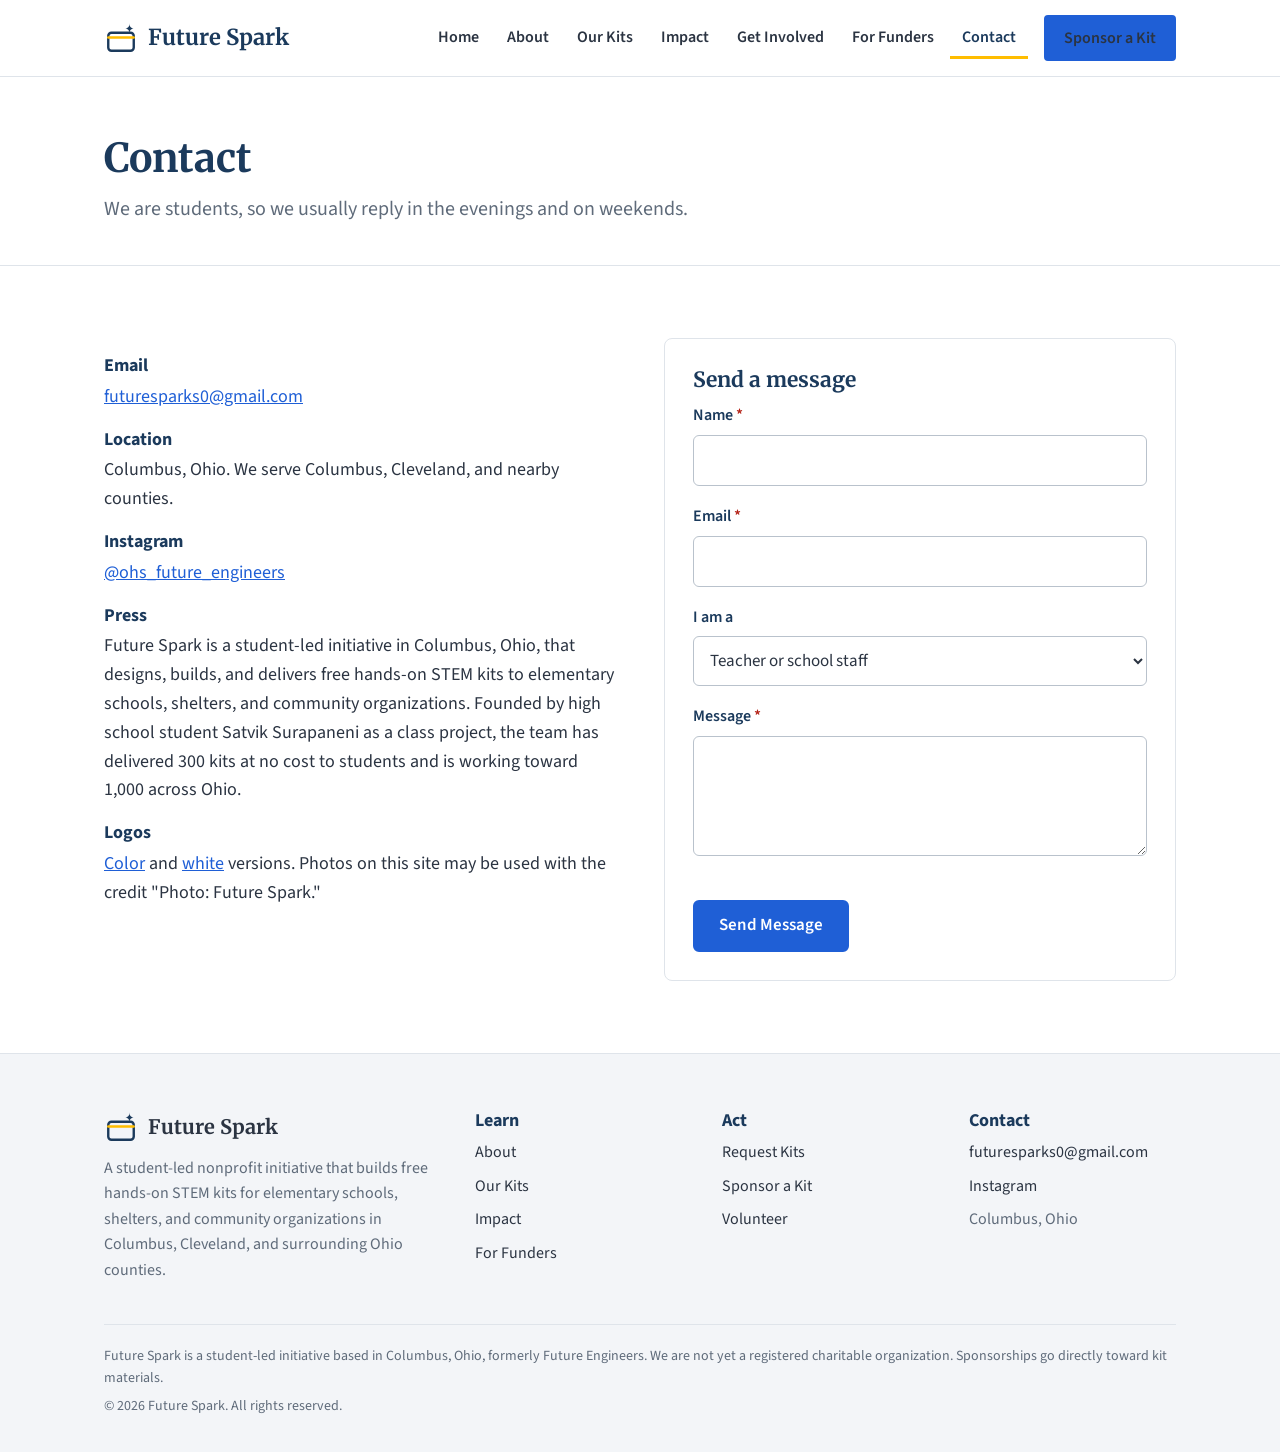
<file: contact.html>
<!DOCTYPE html>
<html lang="en">
<head>
<meta charset="UTF-8">
<meta name="viewport" content="width=device-width, initial-scale=1.0">
<title>Contact | Future Spark</title>
<meta name="description" content="Contact Future Spark, a student-led STEM kit initiative in Columbus, Ohio.">
<link rel="icon" type="image/svg+xml" href="images/favicon.svg">
<meta property="og:type" content="website">
<meta property="og:title" content="Contact | Future Spark">
<meta property="og:description" content="Contact Future Spark, a student-led STEM kit initiative in Columbus, Ohio.">
<meta property="og:image" content="images/box-of-kits-wide.jpg">
<link rel="preconnect" href="https://fonts.googleapis.com">
<link rel="preconnect" href="https://fonts.gstatic.com" crossorigin>
<link href="https://fonts.googleapis.com/css2?family=Merriweather:wght@700&family=Source+Sans+3:wght@400;600;700&display=swap" rel="stylesheet">
<style>
/* Future Spark */

:root {
  --navy: #1b3a5c;
  --text: #2b3442;
  --muted: #5f6b7a;
  --line: #dfe4ea;
  --band: #f3f5f8;
  --blue: #1f5fd6;
  --blue-dark: #174cae;
  --yellow: #ffbd00;
  --white: #ffffff;
  --serif: "Merriweather", Georgia, "Times New Roman", serif;
  --sans: "Source Sans 3", "Segoe UI", Helvetica, Arial, sans-serif;
}

* { box-sizing: border-box; }
html { scroll-behavior: smooth; }
body { margin: 0; font-family: var(--sans); font-size: 18px; line-height: 1.6; color: var(--text); background: var(--white); -webkit-font-smoothing: antialiased; }
h1, h2, h3, h4 { font-family: var(--serif); color: var(--navy); line-height: 1.25; margin: 0 0 16px; font-weight: 700; }
h1 { font-size: 40px; }
h2 { font-size: 30px; }
h3 { font-size: 21px; }
h4 { font-family: var(--sans); font-size: 18px; margin-bottom: 8px; }
p { margin: 0 0 16px; }
p:last-child { margin-bottom: 0; }
a { color: var(--blue); }
a:hover { color: var(--blue-dark); }
img { display: block; max-width: 100%; height: auto; }
ul, ol { margin: 0 0 16px; padding-left: 22px; }
li { margin-bottom: 6px; }
strong { color: var(--navy); }
.muted { color: var(--muted); }
.small { font-size: 16px; }
.container { max-width: 1120px; margin: 0 auto; padding: 0 24px; }
.narrow { max-width: 720px; }
section { padding: 72px 0; }
section.band { background: var(--band); }
section.tight { padding: 48px 0; }
.section-heading { margin-bottom: 36px; }
.section-heading h2::after { content: ""; display: block; width: 48px; height: 4px; background: var(--yellow); margin-top: 14px; }
.section-heading p { max-width: 720px; color: var(--muted); }
.center { text-align: center; }
.center .section-heading h2::after { margin-left: auto; margin-right: auto; }
.center .section-heading p { margin-left: auto; margin-right: auto; }

/* Buttons */
.btn { display: inline-block; padding: 12px 24px; border-radius: 6px; font-family: var(--sans); font-weight: 600; font-size: 17px; line-height: 1.4; text-decoration: none; border: 2px solid transparent; cursor: pointer; white-space: nowrap; }
.btn-primary { background: var(--blue); color: var(--white); border-color: var(--blue); }
.btn-primary:hover { background: var(--blue-dark); border-color: var(--blue-dark); color: var(--white); }
.btn-outline { background: transparent; color: var(--navy); border-color: var(--navy); }
.btn-outline:hover { background: var(--navy); color: var(--white); }
.btn-light { background: var(--white); color: var(--navy); border-color: var(--white); }
.btn-light:hover { background: var(--band); }
.btn-row { display: flex; flex-wrap: wrap; gap: 12px; margin-top: 24px; }

/* Header */
.site-header { background: var(--white); border-bottom: 1px solid var(--line); position: sticky; top: 0; z-index: 50; }
.site-header .container { display: flex; align-items: center; justify-content: space-between; gap: 24px; height: 76px; }
.logo { display: inline-flex; align-items: center; gap: 10px; font-family: var(--serif); font-weight: 700; font-size: 22px; color: var(--navy); text-decoration: none; white-space: nowrap; }
.logo img { width: 34px; height: 34px; }
.logo:hover { color: var(--navy); }
.nav { display: flex; align-items: center; gap: 4px; }
.nav a { display: inline-block; padding: 8px 12px; border-radius: 4px; font-weight: 600; font-size: 16px; color: var(--text); text-decoration: none; }
.nav a:hover { background: var(--band); color: var(--navy); }
.nav a[aria-current="page"] { color: var(--navy); box-shadow: inset 0 -3px 0 var(--yellow); border-radius: 0; }
.nav .btn { margin-left: 12px; padding: 10px 18px; font-size: 16px; }
.nav .btn:hover { background: var(--blue-dark); box-shadow: none; }
.menu-toggle { display: none; background: none; border: 1px solid var(--line); border-radius: 4px; padding: 8px 12px; font: 600 16px var(--sans); color: var(--navy); cursor: pointer; }

/* Hero */
.hero { padding: 64px 0; }
.hero .container { display: grid; grid-template-columns: 1.05fr 1fr; gap: 56px; align-items: center; }
.hero h1 { font-size: 44px; margin-bottom: 18px; }
.hero p { font-size: 20px; color: var(--muted); max-width: 540px; }
.hero img { width: 100%; aspect-ratio: 4 / 3; object-fit: cover; border-radius: 8px; }
.page-header { padding: 56px 0 40px; border-bottom: 1px solid var(--line); }
.page-header h1 { margin-bottom: 10px; }
.page-header p { font-size: 20px; color: var(--muted); max-width: 720px; margin: 0; }

/* Grids and cards */
.cols-2 { display: grid; grid-template-columns: 1fr 1fr; gap: 48px; align-items: center; }
.cols-2.top { align-items: start; }
.cols-3 { display: grid; grid-template-columns: repeat(3, 1fr); gap: 28px; }
.cols-4 { display: grid; grid-template-columns: repeat(4, 1fr); gap: 28px; }
.card { background: var(--white); border: 1px solid var(--line); border-radius: 8px; padding: 28px; }
.card h3 { margin-bottom: 10px; }
.card p:last-child { margin-bottom: 0; }
.card .btn { margin-top: 16px; }
.photo { width: 100%; aspect-ratio: 4 / 3; object-fit: cover; border-radius: 8px; }
.photo-tall { aspect-ratio: 3 / 4; }
.photo-card { border: 1px solid var(--line); border-radius: 8px; overflow: hidden; background: var(--white); }
.photo-card img { width: 100%; aspect-ratio: 4 / 3; object-fit: cover; }
.photo-card .body { padding: 22px 24px; }
.photo-card h3 { margin-bottom: 8px; }
.photo-card p { margin: 0; color: var(--muted); }
figure { margin: 0; }
figcaption { font-size: 15px; color: var(--muted); margin-top: 8px; }

/* Stats */
.stats { display: grid; grid-template-columns: repeat(4, 1fr); gap: 28px; }
.stat { border-left: 4px solid var(--yellow); padding-left: 18px; }
.stat-number { font-family: var(--serif); font-size: 44px; font-weight: 700; color: var(--navy); line-height: 1.1; }
.stat-label { font-weight: 600; margin-top: 4px; }
.stat-note { font-size: 15px; color: var(--muted); }

/* Progress */
.progress { height: 12px; background: var(--line); border-radius: 6px; overflow: hidden; margin: 16px 0 8px; }
.progress div { height: 100%; background: var(--blue); }
.progress-labels { display: flex; justify-content: space-between; font-size: 15px; color: var(--muted); }

/* Lists */
.steps { list-style: none; padding: 0; counter-reset: step; }
.steps li { position: relative; padding-left: 52px; margin-bottom: 20px; }
.steps li::before { counter-increment: step; content: counter(step); position: absolute; left: 0; top: 0; width: 36px; height: 36px; border-radius: 50%; background: var(--navy); color: var(--white); font-weight: 700; display: flex; align-items: center; justify-content: center; }
.steps h3 { font-size: 19px; margin-bottom: 4px; }
.steps p { margin: 0; color: var(--muted); }
.check { list-style: none; padding: 0; }
.check li { padding-left: 26px; position: relative; margin-bottom: 8px; }
.check li::before { content: ""; position: absolute; left: 0; top: 10px; width: 12px; height: 12px; border-radius: 50%; background: var(--yellow); }
.partners { list-style: none; padding: 0; margin: 0; }
.partners li { padding: 14px 0; border-top: 1px solid var(--line); display: flex; justify-content: space-between; gap: 16px; flex-wrap: wrap; }
.partners li:last-child { border-bottom: 1px solid var(--line); }
.partners span { color: var(--muted); }
dl.facts { margin: 0; }
dl.facts dt { font-weight: 700; color: var(--navy); margin-top: 14px; }
dl.facts dd { margin: 2px 0 0; }

/* Forms */
label { display: block; font-weight: 600; margin-bottom: 6px; color: var(--navy); font-size: 16px; }
input[type="text"], input[type="email"], input[type="number"], select, textarea { width: 100%; padding: 11px 12px; border: 1px solid #b9c2cc; border-radius: 6px; font: inherit; font-size: 17px; color: var(--text); background: var(--white); }
input:focus, select:focus, textarea:focus { outline: 2px solid var(--blue); outline-offset: 1px; border-color: var(--blue); }
textarea { min-height: 120px; resize: vertical; }
.field { margin-bottom: 18px; }
.field-row { display: grid; grid-template-columns: 1fr 1fr; gap: 18px; }
.form-note { font-size: 15px; color: var(--muted); margin-top: 12px; }
.form-message { display: none; margin-top: 14px; padding: 12px 14px; border-radius: 6px; background: var(--band); font-size: 16px; }
.form-message.show { display: block; }
.required { color: #b42318; }
.amounts { display: flex; flex-wrap: wrap; gap: 10px; margin-bottom: 18px; }
.amount { font: 600 17px var(--sans); padding: 10px 18px; border: 2px solid var(--line); border-radius: 6px; background: var(--white); color: var(--navy); cursor: pointer; }
.amount.selected { border-color: var(--blue); background: var(--blue); color: var(--white); }
.zelle { border: 1px solid var(--line); border-radius: 8px; padding: 22px 24px; background: var(--band); }
.zelle-number { font-family: var(--serif); font-size: 28px; font-weight: 700; color: var(--navy); margin: 4px 0 10px; }

/* Tables */
table { width: 100%; border-collapse: collapse; font-size: 16px; }
th, td { text-align: left; vertical-align: top; padding: 12px 14px; border: 1px solid var(--line); }
th { background: var(--band); color: var(--navy); font-weight: 700; }
td ul { margin: 0; padding-left: 18px; }
td li { margin-bottom: 4px; }

/* Notice box */
.notice { border-left: 4px solid var(--yellow); background: var(--band); padding: 20px 24px; border-radius: 0 8px 8px 0; }
.notice p:last-child { margin-bottom: 0; }

/* CTA band */
.cta { background: var(--navy); color: var(--white); padding: 64px 0; }
.cta h2 { color: var(--white); }
.cta p { color: rgba(255,255,255,0.85); max-width: 620px; font-size: 19px; }
.cta .btn-outline { color: var(--white); border-color: var(--white); }
.cta .btn-outline:hover { background: var(--white); color: var(--navy); }

/* Footer */
.site-footer { background: var(--band); border-top: 1px solid var(--line); padding: 56px 0 28px; font-size: 16px; color: var(--muted); }
.footer-cols { display: grid; grid-template-columns: 1.6fr 1fr 1fr 1fr; gap: 40px; }
.site-footer h4 { color: var(--navy); }
.site-footer ul { list-style: none; padding: 0; margin: 0; }
.site-footer li { margin-bottom: 8px; }
.site-footer a { color: var(--text); text-decoration: none; }
.site-footer a:hover { color: var(--blue); text-decoration: underline; }
.site-footer .logo { font-size: 20px; margin-bottom: 12px; }
.footer-bottom { border-top: 1px solid var(--line); margin-top: 40px; padding-top: 20px; font-size: 14px; }
.footer-bottom p { margin: 0 0 6px; }

/* Responsive */
@media (max-width: 960px) {
  .cols-3, .cols-4, .stats { grid-template-columns: 1fr 1fr; }
  .footer-cols { grid-template-columns: 1fr 1fr; }
  .hero .container { grid-template-columns: 1fr; gap: 32px; }
  .hero h1 { font-size: 36px; }
  .menu-toggle { display: block; }
  .nav { display: none; position: absolute; left: 0; right: 0; top: 76px; background: var(--white); border-bottom: 1px solid var(--line); padding: 8px 24px 20px; flex-direction: column; align-items: stretch; }
  .nav.open { display: flex; }
  .nav a { padding: 12px 8px; border-radius: 4px; }
  .nav a[aria-current="page"] { box-shadow: inset 4px 0 0 var(--yellow); border-radius: 0; padding-left: 12px; }
  .nav .btn { margin: 12px 0 0; text-align: center; }
}
@media (max-width: 640px) {
  body { font-size: 17px; }
  h1 { font-size: 32px; } .hero h1 { font-size: 30px; }
  h2 { font-size: 26px; }
  section { padding: 52px 0; }
  .hero { padding: 40px 0; }
  .hero p, .page-header p { font-size: 18px; }
  .cols-2, .cols-3, .cols-4, .stats, .footer-cols, .field-row { grid-template-columns: 1fr; }
  .btn { display: block; text-align: center; }
  .btn-row { flex-direction: column; }
  .stat-number { font-size: 38px; }
  table.model thead { display: none; }
  table.model tr, table.model td { display: block; }
  table.model td { border-top: none; }
  table.model tr { border-top: 1px solid var(--line); }
  table.model td::before { content: attr(data-label); display: block; font-weight: 700; color: var(--navy); margin-bottom: 6px; }
}

/* Print: the For funders page as one sheet */
@media print {
  @page { size: letter; margin: 0.5in; }
  body { font-size: 10.5px; line-height: 1.4; color: #000; }
  .site-header, .site-footer, .cta, .no-print { display: none !important; }
  section, .page-header { padding: 6px 0; border: 0; }
  .page-header h1 { font-size: 20px; margin-bottom: 2px; }
  .page-header p, .section-heading p { font-size: 11px; }
  h2 { font-size: 14px; margin-bottom: 4px; }
  h3 { font-size: 12px; margin-bottom: 3px; }
  p, li, td { margin-bottom: 3px; font-size: 10px; }
  .section-heading { margin-bottom: 6px; }
  .section-heading h2::after { display: none; }
  .cols-2 { gap: 16px; align-items: start; }
  th, td { padding: 4px 6px; font-size: 9.5px; }
  .notice { padding: 8px 10px; }
  .container { max-width: none; padding: 0; }
}

</style>
</head>
<body>
<header class="site-header">
  <div class="container">
    <a class="logo" href="index.html"><img src="images/mark.svg" alt="">Future Spark</a>
    <button class="menu-toggle" id="menuToggle" aria-expanded="false" aria-controls="mainNav">Menu</button>
    <nav class="nav" id="mainNav" aria-label="Main">
      <a href="index.html">Home</a>
      <a href="about.html">About</a>
      <a href="kits.html">Our Kits</a>
      <a href="impact.html">Impact</a>
      <a href="get-involved.html">Get Involved</a>
      <a href="for-funders.html">For Funders</a>
      <a href="contact.html" aria-current="page">Contact</a>
      <a class="btn btn-primary" href="get-involved.html#sponsor">Sponsor a Kit</a>
    </nav>
  </div>
</header>
<main>

<section class="page-header"><div class="container"><h1>Contact</h1><p>We are students, so we usually reply in the evenings and on weekends.</p></div></section>

<section>
  <div class="container">
    <div class="cols-2 top">
      <div>
        <dl class="facts">
          <dt>Email</dt><dd><a href="mailto:futuresparks0@gmail.com">futuresparks0@gmail.com</a></dd>
          <dt>Location</dt><dd>Columbus, Ohio. We serve Columbus, Cleveland, and nearby counties.</dd>
          <dt>Instagram</dt><dd><a href="https://www.instagram.com/ohs_future_engineers" target="_blank" rel="noopener">@ohs_future_engineers</a></dd>
          <dt>Press</dt><dd>Future Spark is a student-led initiative in Columbus, Ohio, that designs, builds, and delivers free hands-on STEM kits to elementary schools, shelters, and community organizations. Founded by high school student Satvik Surapaneni as a class project, the team has delivered 300 kits at no cost to students and is working toward 1,000 across Ohio.</dd>
          <dt>Logos</dt><dd><a href="images/logo.svg" download>Color</a> and <a href="images/logo-white.svg" download>white</a> versions. Photos on this site may be used with the credit "Photo: Future Spark."</dd>
        </dl>
      </div>
      <form class="card" id="contactForm" data-subject="Website message">
        <h3>Send a message</h3>
        <div class="field"><label for="c-name">Name <span class="required">*</span></label><input type="text" id="c-name" name="Name" required></div>
        <div class="field"><label for="c-email">Email <span class="required">*</span></label><input type="email" id="c-email" name="Email" required></div>
        <div class="field"><label for="c-type">I am a</label><select id="c-type" name="I am a"><option>Teacher or school staff</option><option>Community organization</option><option>Sponsor or funder</option><option>Parent</option><option>Student</option><option>Reporter</option><option>Other</option></select></div>
        <div class="field"><label for="c-message">Message <span class="required">*</span></label><textarea id="c-message" name="Message" required></textarea></div>
        <button class="btn btn-primary" type="submit">Send Message</button>
        <div class="form-message" role="status"></div>
      </form>
    </div>
  </div>
</section>
</main>
<footer class="site-footer">
  <div class="container">
    <div class="footer-cols">
      <div>
        <a class="logo" href="index.html"><img src="images/mark.svg" alt="">Future Spark</a>
        <p>A student-led nonprofit initiative that builds free hands-on STEM kits for elementary schools, shelters, and community organizations in Columbus, Cleveland, and surrounding Ohio counties.</p>
      </div>
      <div>
        <h4>Learn</h4>
        <ul>
          <li><a href="about.html">About</a></li>
          <li><a href="kits.html">Our Kits</a></li>
          <li><a href="impact.html">Impact</a></li>
          <li><a href="for-funders.html">For Funders</a></li>
        </ul>
      </div>
      <div>
        <h4>Act</h4>
        <ul>
          <li><a href="get-involved.html#request">Request Kits</a></li>
          <li><a href="get-involved.html#sponsor">Sponsor a Kit</a></li>
          <li><a href="get-involved.html#volunteer">Volunteer</a></li>
        </ul>
      </div>
      <div>
        <h4>Contact</h4>
        <ul>
          <li><a href="mailto:futuresparks0@gmail.com">futuresparks0@gmail.com</a></li>
          <li><a href="https://www.instagram.com/ohs_future_engineers" target="_blank" rel="noopener">Instagram</a></li>
          <li>Columbus, Ohio</li>
        </ul>
      </div>
    </div>
    <div class="footer-bottom">
      <p>Future Spark is a student-led initiative based in Columbus, Ohio, formerly Future Engineers. We are not yet a registered charitable organization. Sponsorships go directly toward kit materials.</p>
      <p>&copy; <span id="year">2026</span> Future Spark. All rights reserved.</p>
    </div>
  </div>
</footer>
<script>
document.addEventListener('DOMContentLoaded', function () {
  var EMAIL = 'futuresparks0@gmail.com';

  var year = document.getElementById('year');
  if (year) year.textContent = new Date().getFullYear();

  var toggle = document.getElementById('menuToggle');
  var nav = document.getElementById('mainNav');
  if (toggle && nav) {
    toggle.addEventListener('click', function () {
      var open = nav.classList.toggle('open');
      toggle.setAttribute('aria-expanded', open ? 'true' : 'false');
    });
  }

  // Forms open the visitor's email app with the answers filled in.
  document.querySelectorAll('form[data-subject]').forEach(function (form) {
    form.addEventListener('submit', function (e) {
      e.preventDefault();
      var message = form.querySelector('.form-message');
      if (!form.checkValidity()) {
        message.textContent = 'Please fill in the required fields.';
        message.classList.add('show');
        form.reportValidity();
        return;
      }
      var lines = [], name = '';
      form.querySelectorAll('input, select, textarea').forEach(function (field) {
        if (!field.name) return;
        if (field.name === 'Name') name = field.value;
        lines.push(field.name + ': ' + field.value);
      });
      var subject = form.getAttribute('data-subject') + (name ? ' from ' + name : '');
      window.location.href = 'mailto:' + EMAIL + '?subject=' + encodeURIComponent(subject) + '&body=' + encodeURIComponent(lines.join('\n'));
      message.innerHTML = 'Your email app should open with the message filled in. If it does not, email us at <a href="mailto:' + EMAIL + '">' + EMAIL + '</a>.';
      message.classList.add('show');
    });
  });

  // Sponsorship amounts
  var amounts = document.querySelectorAll('.amount');
  var custom = document.getElementById('customAmount');
  var customInput = document.getElementById('customValue');
  var giftAmount = document.getElementById('giftAmount');
  var giftKits = document.getElementById('giftKits');
  function updateGift(value) {
    var kits = Math.floor(value / 25);
    giftAmount.textContent = '$' + Number(value || 0).toLocaleString('en-US');
    giftKits.textContent = kits + (kits === 1 ? ' kit' : ' kits');
  }
  amounts.forEach(function (button) {
    button.addEventListener('click', function () {
      amounts.forEach(function (b) { b.classList.remove('selected'); });
      button.classList.add('selected');
      var amount = button.getAttribute('data-amount');
      if (amount === 'custom') {
        custom.style.display = 'block';
        customInput.focus();
        updateGift(Number(customInput.value) || 0);
      } else {
        custom.style.display = 'none';
        updateGift(Number(amount));
      }
    });
  });
  if (customInput) customInput.addEventListener('input', function () { updateGift(Number(customInput.value) || 0); });
});

</script>
</body>
</html>
</file>
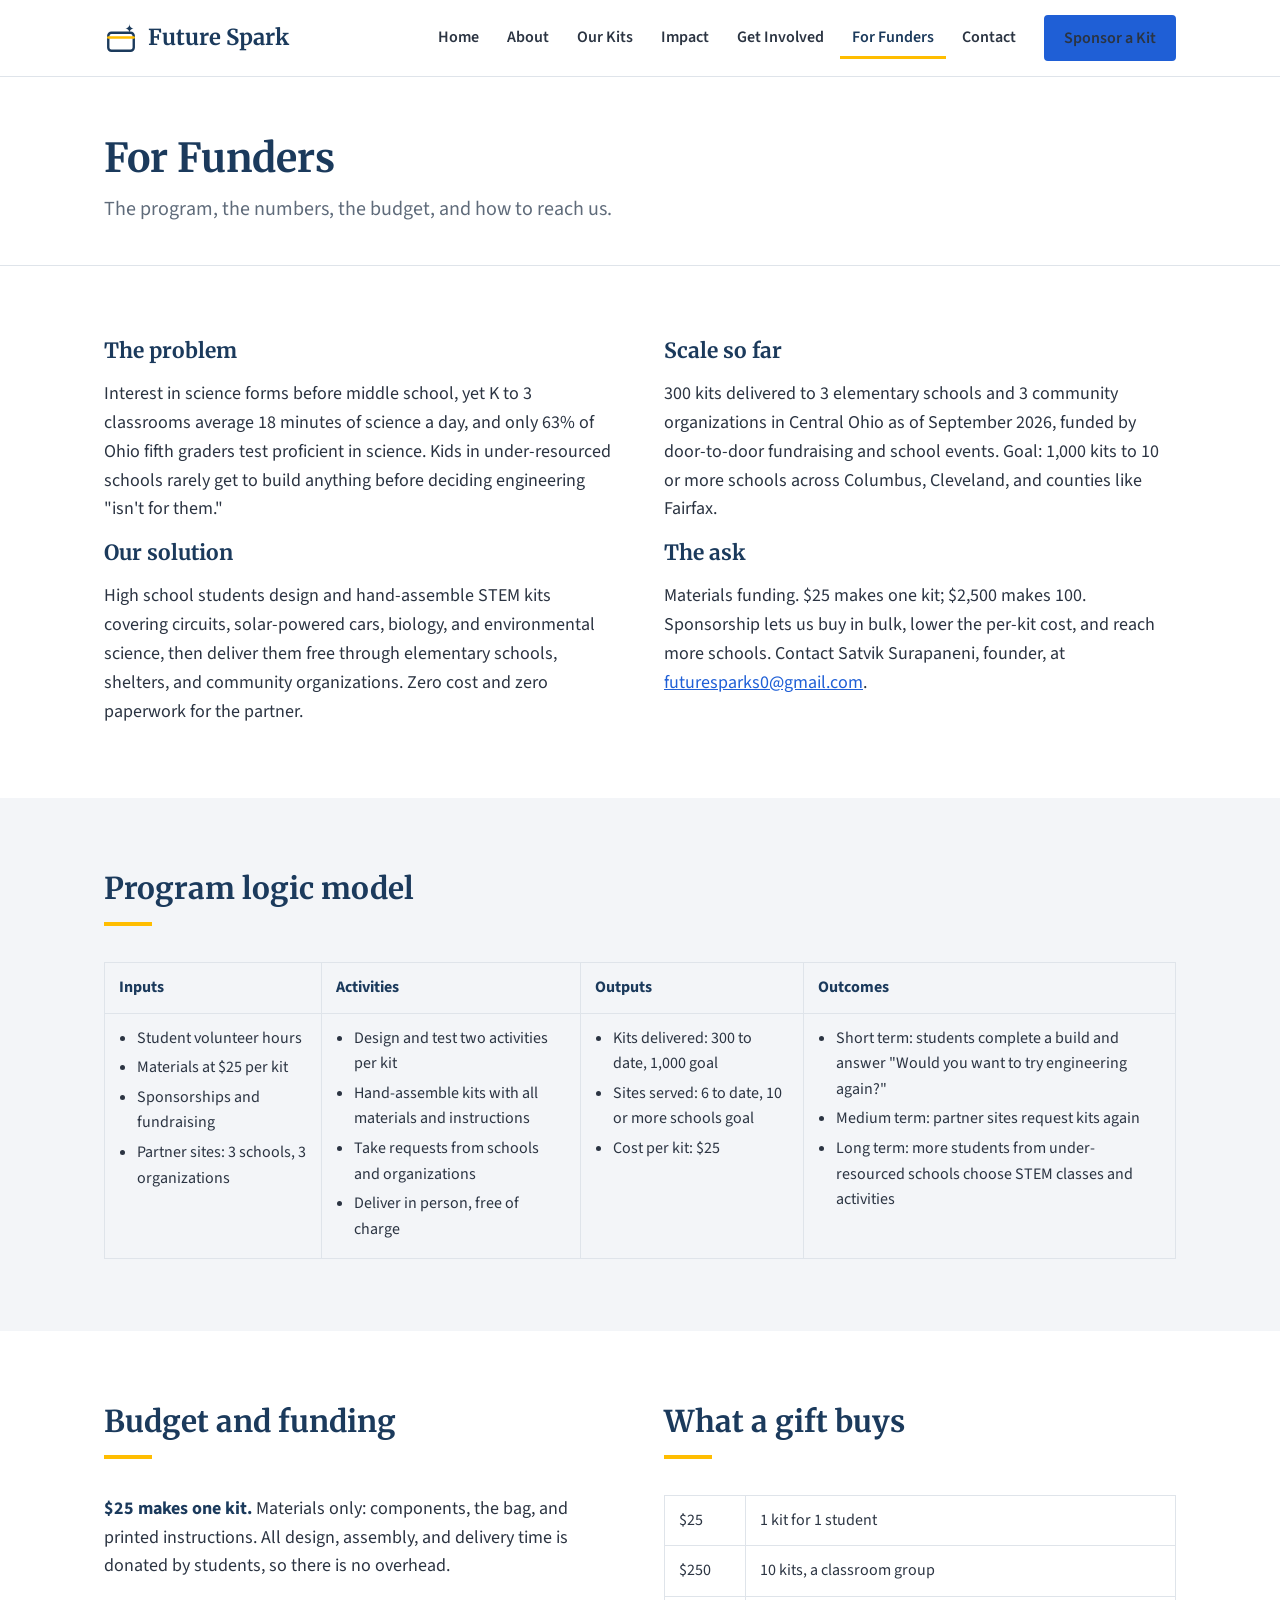
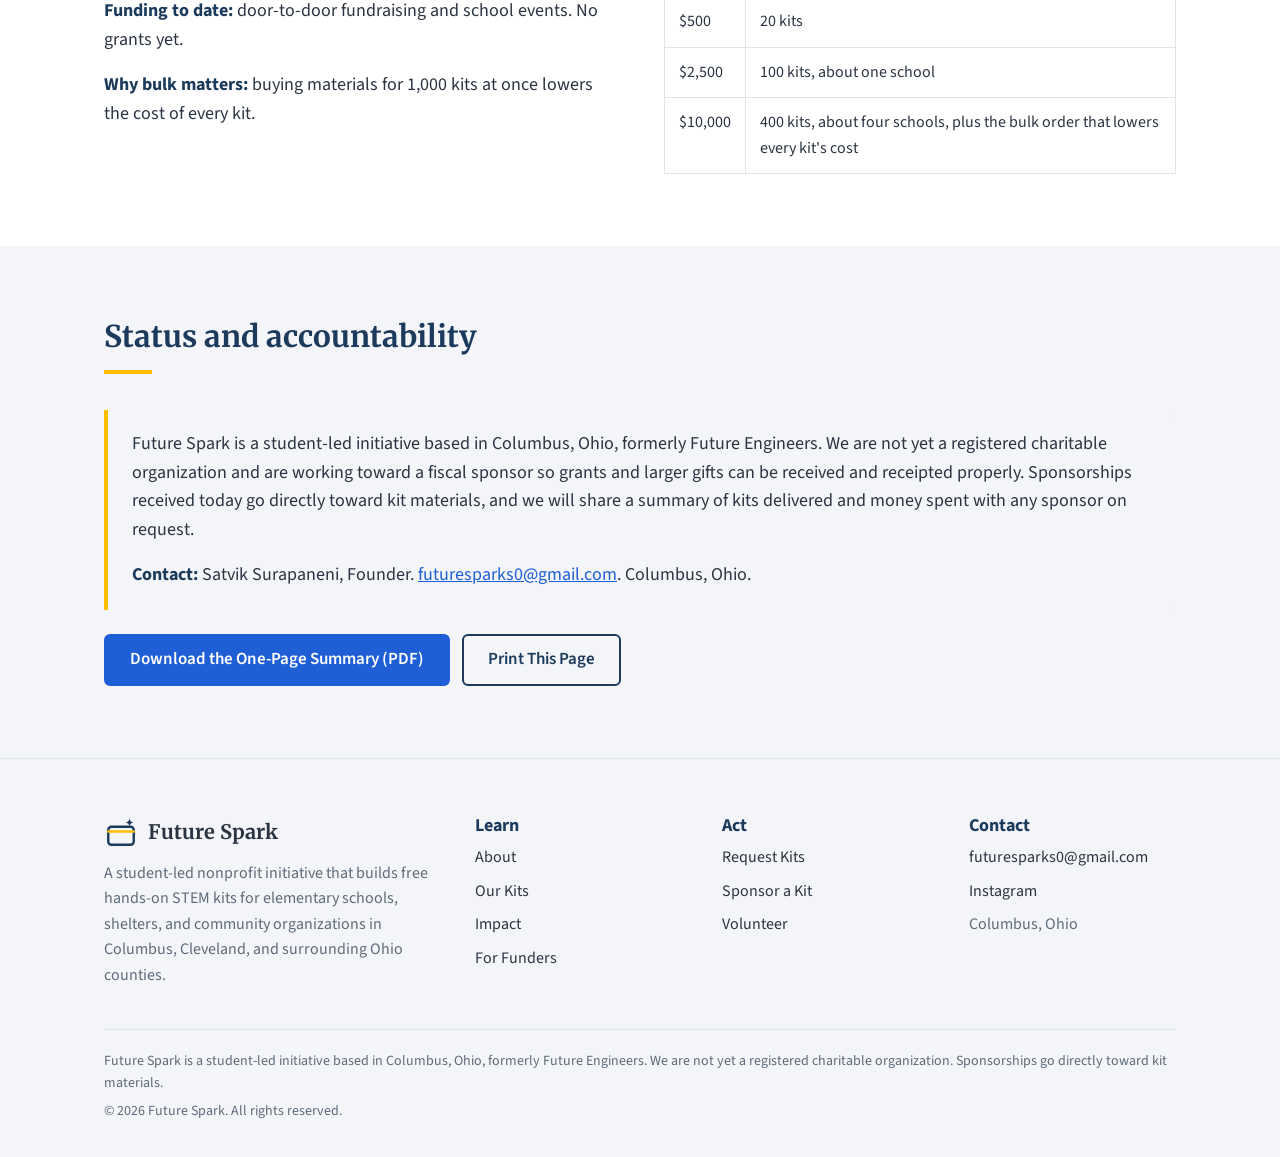
<file: for-funders.html>
<!DOCTYPE html>
<html lang="en">
<head>
<meta charset="UTF-8">
<meta name="viewport" content="width=device-width, initial-scale=1.0">
<title>For Funders | Future Spark</title>
<meta name="description" content="Program summary, logic model, budget, and contact for funders and sponsors of Future Spark's free STEM kit program.">
<link rel="icon" type="image/svg+xml" href="images/favicon.svg">
<meta property="og:type" content="website">
<meta property="og:title" content="For Funders | Future Spark">
<meta property="og:description" content="Program summary, logic model, budget, and contact for funders and sponsors of Future Spark's free STEM kit program.">
<meta property="og:image" content="images/box-of-kits-wide.jpg">
<link rel="preconnect" href="https://fonts.googleapis.com">
<link rel="preconnect" href="https://fonts.gstatic.com" crossorigin>
<link href="https://fonts.googleapis.com/css2?family=Merriweather:wght@700&family=Source+Sans+3:wght@400;600;700&display=swap" rel="stylesheet">
<style>
/* Future Spark */

:root {
  --navy: #1b3a5c;
  --text: #2b3442;
  --muted: #5f6b7a;
  --line: #dfe4ea;
  --band: #f3f5f8;
  --blue: #1f5fd6;
  --blue-dark: #174cae;
  --yellow: #ffbd00;
  --white: #ffffff;
  --serif: "Merriweather", Georgia, "Times New Roman", serif;
  --sans: "Source Sans 3", "Segoe UI", Helvetica, Arial, sans-serif;
}

* { box-sizing: border-box; }
html { scroll-behavior: smooth; }
body { margin: 0; font-family: var(--sans); font-size: 18px; line-height: 1.6; color: var(--text); background: var(--white); -webkit-font-smoothing: antialiased; }
h1, h2, h3, h4 { font-family: var(--serif); color: var(--navy); line-height: 1.25; margin: 0 0 16px; font-weight: 700; }
h1 { font-size: 40px; }
h2 { font-size: 30px; }
h3 { font-size: 21px; }
h4 { font-family: var(--sans); font-size: 18px; margin-bottom: 8px; }
p { margin: 0 0 16px; }
p:last-child { margin-bottom: 0; }
a { color: var(--blue); }
a:hover { color: var(--blue-dark); }
img { display: block; max-width: 100%; height: auto; }
ul, ol { margin: 0 0 16px; padding-left: 22px; }
li { margin-bottom: 6px; }
strong { color: var(--navy); }
.muted { color: var(--muted); }
.small { font-size: 16px; }
.container { max-width: 1120px; margin: 0 auto; padding: 0 24px; }
.narrow { max-width: 720px; }
section { padding: 72px 0; }
section.band { background: var(--band); }
section.tight { padding: 48px 0; }
.section-heading { margin-bottom: 36px; }
.section-heading h2::after { content: ""; display: block; width: 48px; height: 4px; background: var(--yellow); margin-top: 14px; }
.section-heading p { max-width: 720px; color: var(--muted); }
.center { text-align: center; }
.center .section-heading h2::after { margin-left: auto; margin-right: auto; }
.center .section-heading p { margin-left: auto; margin-right: auto; }

/* Buttons */
.btn { display: inline-block; padding: 12px 24px; border-radius: 6px; font-family: var(--sans); font-weight: 600; font-size: 17px; line-height: 1.4; text-decoration: none; border: 2px solid transparent; cursor: pointer; white-space: nowrap; }
.btn-primary { background: var(--blue); color: var(--white); border-color: var(--blue); }
.btn-primary:hover { background: var(--blue-dark); border-color: var(--blue-dark); color: var(--white); }
.btn-outline { background: transparent; color: var(--navy); border-color: var(--navy); }
.btn-outline:hover { background: var(--navy); color: var(--white); }
.btn-light { background: var(--white); color: var(--navy); border-color: var(--white); }
.btn-light:hover { background: var(--band); }
.btn-row { display: flex; flex-wrap: wrap; gap: 12px; margin-top: 24px; }

/* Header */
.site-header { background: var(--white); border-bottom: 1px solid var(--line); position: sticky; top: 0; z-index: 50; }
.site-header .container { display: flex; align-items: center; justify-content: space-between; gap: 24px; height: 76px; }
.logo { display: inline-flex; align-items: center; gap: 10px; font-family: var(--serif); font-weight: 700; font-size: 22px; color: var(--navy); text-decoration: none; white-space: nowrap; }
.logo img { width: 34px; height: 34px; }
.logo:hover { color: var(--navy); }
.nav { display: flex; align-items: center; gap: 4px; }
.nav a { display: inline-block; padding: 8px 12px; border-radius: 4px; font-weight: 600; font-size: 16px; color: var(--text); text-decoration: none; }
.nav a:hover { background: var(--band); color: var(--navy); }
.nav a[aria-current="page"] { color: var(--navy); box-shadow: inset 0 -3px 0 var(--yellow); border-radius: 0; }
.nav .btn { margin-left: 12px; padding: 10px 18px; font-size: 16px; }
.nav .btn:hover { background: var(--blue-dark); box-shadow: none; }
.menu-toggle { display: none; background: none; border: 1px solid var(--line); border-radius: 4px; padding: 8px 12px; font: 600 16px var(--sans); color: var(--navy); cursor: pointer; }

/* Hero */
.hero { padding: 64px 0; }
.hero .container { display: grid; grid-template-columns: 1.05fr 1fr; gap: 56px; align-items: center; }
.hero h1 { font-size: 44px; margin-bottom: 18px; }
.hero p { font-size: 20px; color: var(--muted); max-width: 540px; }
.hero img { width: 100%; aspect-ratio: 4 / 3; object-fit: cover; border-radius: 8px; }
.page-header { padding: 56px 0 40px; border-bottom: 1px solid var(--line); }
.page-header h1 { margin-bottom: 10px; }
.page-header p { font-size: 20px; color: var(--muted); max-width: 720px; margin: 0; }

/* Grids and cards */
.cols-2 { display: grid; grid-template-columns: 1fr 1fr; gap: 48px; align-items: center; }
.cols-2.top { align-items: start; }
.cols-3 { display: grid; grid-template-columns: repeat(3, 1fr); gap: 28px; }
.cols-4 { display: grid; grid-template-columns: repeat(4, 1fr); gap: 28px; }
.card { background: var(--white); border: 1px solid var(--line); border-radius: 8px; padding: 28px; }
.card h3 { margin-bottom: 10px; }
.card p:last-child { margin-bottom: 0; }
.card .btn { margin-top: 16px; }
.photo { width: 100%; aspect-ratio: 4 / 3; object-fit: cover; border-radius: 8px; }
.photo-tall { aspect-ratio: 3 / 4; }
.photo-card { border: 1px solid var(--line); border-radius: 8px; overflow: hidden; background: var(--white); }
.photo-card img { width: 100%; aspect-ratio: 4 / 3; object-fit: cover; }
.photo-card .body { padding: 22px 24px; }
.photo-card h3 { margin-bottom: 8px; }
.photo-card p { margin: 0; color: var(--muted); }
figure { margin: 0; }
figcaption { font-size: 15px; color: var(--muted); margin-top: 8px; }

/* Stats */
.stats { display: grid; grid-template-columns: repeat(4, 1fr); gap: 28px; }
.stat { border-left: 4px solid var(--yellow); padding-left: 18px; }
.stat-number { font-family: var(--serif); font-size: 44px; font-weight: 700; color: var(--navy); line-height: 1.1; }
.stat-label { font-weight: 600; margin-top: 4px; }
.stat-note { font-size: 15px; color: var(--muted); }

/* Progress */
.progress { height: 12px; background: var(--line); border-radius: 6px; overflow: hidden; margin: 16px 0 8px; }
.progress div { height: 100%; background: var(--blue); }
.progress-labels { display: flex; justify-content: space-between; font-size: 15px; color: var(--muted); }

/* Lists */
.steps { list-style: none; padding: 0; counter-reset: step; }
.steps li { position: relative; padding-left: 52px; margin-bottom: 20px; }
.steps li::before { counter-increment: step; content: counter(step); position: absolute; left: 0; top: 0; width: 36px; height: 36px; border-radius: 50%; background: var(--navy); color: var(--white); font-weight: 700; display: flex; align-items: center; justify-content: center; }
.steps h3 { font-size: 19px; margin-bottom: 4px; }
.steps p { margin: 0; color: var(--muted); }
.check { list-style: none; padding: 0; }
.check li { padding-left: 26px; position: relative; margin-bottom: 8px; }
.check li::before { content: ""; position: absolute; left: 0; top: 10px; width: 12px; height: 12px; border-radius: 50%; background: var(--yellow); }
.partners { list-style: none; padding: 0; margin: 0; }
.partners li { padding: 14px 0; border-top: 1px solid var(--line); display: flex; justify-content: space-between; gap: 16px; flex-wrap: wrap; }
.partners li:last-child { border-bottom: 1px solid var(--line); }
.partners span { color: var(--muted); }
dl.facts { margin: 0; }
dl.facts dt { font-weight: 700; color: var(--navy); margin-top: 14px; }
dl.facts dd { margin: 2px 0 0; }

/* Forms */
label { display: block; font-weight: 600; margin-bottom: 6px; color: var(--navy); font-size: 16px; }
input[type="text"], input[type="email"], input[type="number"], select, textarea { width: 100%; padding: 11px 12px; border: 1px solid #b9c2cc; border-radius: 6px; font: inherit; font-size: 17px; color: var(--text); background: var(--white); }
input:focus, select:focus, textarea:focus { outline: 2px solid var(--blue); outline-offset: 1px; border-color: var(--blue); }
textarea { min-height: 120px; resize: vertical; }
.field { margin-bottom: 18px; }
.field-row { display: grid; grid-template-columns: 1fr 1fr; gap: 18px; }
.form-note { font-size: 15px; color: var(--muted); margin-top: 12px; }
.form-message { display: none; margin-top: 14px; padding: 12px 14px; border-radius: 6px; background: var(--band); font-size: 16px; }
.form-message.show { display: block; }
.required { color: #b42318; }
.amounts { display: flex; flex-wrap: wrap; gap: 10px; margin-bottom: 18px; }
.amount { font: 600 17px var(--sans); padding: 10px 18px; border: 2px solid var(--line); border-radius: 6px; background: var(--white); color: var(--navy); cursor: pointer; }
.amount.selected { border-color: var(--blue); background: var(--blue); color: var(--white); }
.zelle { border: 1px solid var(--line); border-radius: 8px; padding: 22px 24px; background: var(--band); }
.zelle-number { font-family: var(--serif); font-size: 28px; font-weight: 700; color: var(--navy); margin: 4px 0 10px; }

/* Tables */
table { width: 100%; border-collapse: collapse; font-size: 16px; }
th, td { text-align: left; vertical-align: top; padding: 12px 14px; border: 1px solid var(--line); }
th { background: var(--band); color: var(--navy); font-weight: 700; }
td ul { margin: 0; padding-left: 18px; }
td li { margin-bottom: 4px; }

/* Notice box */
.notice { border-left: 4px solid var(--yellow); background: var(--band); padding: 20px 24px; border-radius: 0 8px 8px 0; }
.notice p:last-child { margin-bottom: 0; }

/* CTA band */
.cta { background: var(--navy); color: var(--white); padding: 64px 0; }
.cta h2 { color: var(--white); }
.cta p { color: rgba(255,255,255,0.85); max-width: 620px; font-size: 19px; }
.cta .btn-outline { color: var(--white); border-color: var(--white); }
.cta .btn-outline:hover { background: var(--white); color: var(--navy); }

/* Footer */
.site-footer { background: var(--band); border-top: 1px solid var(--line); padding: 56px 0 28px; font-size: 16px; color: var(--muted); }
.footer-cols { display: grid; grid-template-columns: 1.6fr 1fr 1fr 1fr; gap: 40px; }
.site-footer h4 { color: var(--navy); }
.site-footer ul { list-style: none; padding: 0; margin: 0; }
.site-footer li { margin-bottom: 8px; }
.site-footer a { color: var(--text); text-decoration: none; }
.site-footer a:hover { color: var(--blue); text-decoration: underline; }
.site-footer .logo { font-size: 20px; margin-bottom: 12px; }
.footer-bottom { border-top: 1px solid var(--line); margin-top: 40px; padding-top: 20px; font-size: 14px; }
.footer-bottom p { margin: 0 0 6px; }

/* Responsive */
@media (max-width: 960px) {
  .cols-3, .cols-4, .stats { grid-template-columns: 1fr 1fr; }
  .footer-cols { grid-template-columns: 1fr 1fr; }
  .hero .container { grid-template-columns: 1fr; gap: 32px; }
  .hero h1 { font-size: 36px; }
  .menu-toggle { display: block; }
  .nav { display: none; position: absolute; left: 0; right: 0; top: 76px; background: var(--white); border-bottom: 1px solid var(--line); padding: 8px 24px 20px; flex-direction: column; align-items: stretch; }
  .nav.open { display: flex; }
  .nav a { padding: 12px 8px; border-radius: 4px; }
  .nav a[aria-current="page"] { box-shadow: inset 4px 0 0 var(--yellow); border-radius: 0; padding-left: 12px; }
  .nav .btn { margin: 12px 0 0; text-align: center; }
}
@media (max-width: 640px) {
  body { font-size: 17px; }
  h1 { font-size: 32px; } .hero h1 { font-size: 30px; }
  h2 { font-size: 26px; }
  section { padding: 52px 0; }
  .hero { padding: 40px 0; }
  .hero p, .page-header p { font-size: 18px; }
  .cols-2, .cols-3, .cols-4, .stats, .footer-cols, .field-row { grid-template-columns: 1fr; }
  .btn { display: block; text-align: center; }
  .btn-row { flex-direction: column; }
  .stat-number { font-size: 38px; }
  table.model thead { display: none; }
  table.model tr, table.model td { display: block; }
  table.model td { border-top: none; }
  table.model tr { border-top: 1px solid var(--line); }
  table.model td::before { content: attr(data-label); display: block; font-weight: 700; color: var(--navy); margin-bottom: 6px; }
}

/* Print: the For funders page as one sheet */
@media print {
  @page { size: letter; margin: 0.5in; }
  body { font-size: 10.5px; line-height: 1.4; color: #000; }
  .site-header, .site-footer, .cta, .no-print { display: none !important; }
  section, .page-header { padding: 6px 0; border: 0; }
  .page-header h1 { font-size: 20px; margin-bottom: 2px; }
  .page-header p, .section-heading p { font-size: 11px; }
  h2 { font-size: 14px; margin-bottom: 4px; }
  h3 { font-size: 12px; margin-bottom: 3px; }
  p, li, td { margin-bottom: 3px; font-size: 10px; }
  .section-heading { margin-bottom: 6px; }
  .section-heading h2::after { display: none; }
  .cols-2 { gap: 16px; align-items: start; }
  th, td { padding: 4px 6px; font-size: 9.5px; }
  .notice { padding: 8px 10px; }
  .container { max-width: none; padding: 0; }
}

</style>
</head>
<body>
<header class="site-header">
  <div class="container">
    <a class="logo" href="index.html"><img src="images/mark.svg" alt="">Future Spark</a>
    <button class="menu-toggle" id="menuToggle" aria-expanded="false" aria-controls="mainNav">Menu</button>
    <nav class="nav" id="mainNav" aria-label="Main">
      <a href="index.html">Home</a>
      <a href="about.html">About</a>
      <a href="kits.html">Our Kits</a>
      <a href="impact.html">Impact</a>
      <a href="get-involved.html">Get Involved</a>
      <a href="for-funders.html" aria-current="page">For Funders</a>
      <a href="contact.html">Contact</a>
      <a class="btn btn-primary" href="get-involved.html#sponsor">Sponsor a Kit</a>
    </nav>
  </div>
</header>
<main>

<section class="page-header"><div class="container"><h1>For Funders</h1><p>The program, the numbers, the budget, and how to reach us.</p></div></section>

<section>
  <div class="container">
    <div class="cols-2 top">
      <div>
        <h3>The problem</h3>
        <p>Interest in science forms before middle school, yet K to 3 classrooms average 18 minutes of science a day, and only 63% of Ohio fifth graders test proficient in science. Kids in under-resourced schools rarely get to build anything before deciding engineering "isn't for them."</p>
        <h3>Our solution</h3>
        <p>High school students design and hand-assemble STEM kits covering circuits, solar-powered cars, biology, and environmental science, then deliver them free through elementary schools, shelters, and community organizations. Zero cost and zero paperwork for the partner.</p>
      </div>
      <div>
        <h3>Scale so far</h3>
        <p>300 kits delivered to 3 elementary schools and 3 community organizations in Central Ohio as of September 2026, funded by door-to-door fundraising and school events. Goal: 1,000 kits to 10 or more schools across Columbus, Cleveland, and counties like Fairfax.</p>
        <h3>The ask</h3>
        <p>Materials funding. $25 makes one kit; $2,500 makes 100. Sponsorship lets us buy in bulk, lower the per-kit cost, and reach more schools. Contact Satvik Surapaneni, founder, at <a href="mailto:futuresparks0@gmail.com">futuresparks0@gmail.com</a>.</p>
      </div>
    </div>
  </div>
</section>

<section class="band">
  <div class="container">
    <div class="section-heading"><h2>Program logic model</h2></div>
    <table class="model">
      <thead><tr><th>Inputs</th><th>Activities</th><th>Outputs</th><th>Outcomes</th></tr></thead>
      <tbody><tr>
        <td data-label="Inputs"><ul><li>Student volunteer hours</li><li>Materials at $25 per kit</li><li>Sponsorships and fundraising</li><li>Partner sites: 3 schools, 3 organizations</li></ul></td>
        <td data-label="Activities"><ul><li>Design and test two activities per kit</li><li>Hand-assemble kits with all materials and instructions</li><li>Take requests from schools and organizations</li><li>Deliver in person, free of charge</li></ul></td>
        <td data-label="Outputs"><ul><li>Kits delivered: 300 to date, 1,000 goal</li><li>Sites served: 6 to date, 10 or more schools goal</li><li>Cost per kit: $25</li></ul></td>
        <td data-label="Outcomes"><ul><li>Short term: students complete a build and answer "Would you want to try engineering again?"</li><li>Medium term: partner sites request kits again</li><li>Long term: more students from under-resourced schools choose STEM classes and activities</li></ul></td>
      </tr></tbody>
    </table>
  </div>
</section>

<section>
  <div class="container">
    <div class="cols-2 top">
      <div>
        <div class="section-heading"><h2>Budget and funding</h2></div>
        <p><strong>$25 makes one kit.</strong> Materials only: components, the bag, and printed instructions. All design, assembly, and delivery time is donated by students, so there is no overhead.</p>
        <p><strong>Funding to date:</strong> door-to-door fundraising and school events. No grants yet.</p>
        <p><strong>Why bulk matters:</strong> buying materials for 1,000 kits at once lowers the cost of every kit.</p>
      </div>
      <div>
        <div class="section-heading"><h2>What a gift buys</h2></div>
        <table><tbody>
          <tr><td>$25</td><td>1 kit for 1 student</td></tr>
          <tr><td>$250</td><td>10 kits, a classroom group</td></tr>
          <tr><td>$500</td><td>20 kits</td></tr>
          <tr><td>$2,500</td><td>100 kits, about one school</td></tr>
          <tr><td>$10,000</td><td>400 kits, about four schools, plus the bulk order that lowers every kit's cost</td></tr>
        </tbody></table>
      </div>
    </div>
  </div>
</section>

<section class="band">
  <div class="container">
    <div class="section-heading"><h2>Status and accountability</h2></div>
    <div class="notice">
      <p>Future Spark is a student-led initiative based in Columbus, Ohio, formerly Future Engineers. We are not yet a registered charitable organization and are working toward a fiscal sponsor so grants and larger gifts can be received and receipted properly. Sponsorships received today go directly toward kit materials, and we will share a summary of kits delivered and money spent with any sponsor on request.</p>
      <p><strong>Contact:</strong> Satvik Surapaneni, Founder. <a href="mailto:futuresparks0@gmail.com">futuresparks0@gmail.com</a>. Columbus, Ohio.</p>
    </div>
    <div class="btn-row no-print">
      <a class="btn btn-primary" href="future-spark-one-pager.pdf" download>Download the One-Page Summary (PDF)</a>
      <button class="btn btn-outline" type="button" onclick="window.print()">Print This Page</button>
    </div>
  </div>
</section>
</main>
<footer class="site-footer">
  <div class="container">
    <div class="footer-cols">
      <div>
        <a class="logo" href="index.html"><img src="images/mark.svg" alt="">Future Spark</a>
        <p>A student-led nonprofit initiative that builds free hands-on STEM kits for elementary schools, shelters, and community organizations in Columbus, Cleveland, and surrounding Ohio counties.</p>
      </div>
      <div>
        <h4>Learn</h4>
        <ul>
          <li><a href="about.html">About</a></li>
          <li><a href="kits.html">Our Kits</a></li>
          <li><a href="impact.html">Impact</a></li>
          <li><a href="for-funders.html">For Funders</a></li>
        </ul>
      </div>
      <div>
        <h4>Act</h4>
        <ul>
          <li><a href="get-involved.html#request">Request Kits</a></li>
          <li><a href="get-involved.html#sponsor">Sponsor a Kit</a></li>
          <li><a href="get-involved.html#volunteer">Volunteer</a></li>
        </ul>
      </div>
      <div>
        <h4>Contact</h4>
        <ul>
          <li><a href="mailto:futuresparks0@gmail.com">futuresparks0@gmail.com</a></li>
          <li><a href="https://www.instagram.com/ohs_future_engineers" target="_blank" rel="noopener">Instagram</a></li>
          <li>Columbus, Ohio</li>
        </ul>
      </div>
    </div>
    <div class="footer-bottom">
      <p>Future Spark is a student-led initiative based in Columbus, Ohio, formerly Future Engineers. We are not yet a registered charitable organization. Sponsorships go directly toward kit materials.</p>
      <p>&copy; <span id="year">2026</span> Future Spark. All rights reserved.</p>
    </div>
  </div>
</footer>
<script>
document.addEventListener('DOMContentLoaded', function () {
  var EMAIL = 'futuresparks0@gmail.com';

  var year = document.getElementById('year');
  if (year) year.textContent = new Date().getFullYear();

  var toggle = document.getElementById('menuToggle');
  var nav = document.getElementById('mainNav');
  if (toggle && nav) {
    toggle.addEventListener('click', function () {
      var open = nav.classList.toggle('open');
      toggle.setAttribute('aria-expanded', open ? 'true' : 'false');
    });
  }

  // Forms open the visitor's email app with the answers filled in.
  document.querySelectorAll('form[data-subject]').forEach(function (form) {
    form.addEventListener('submit', function (e) {
      e.preventDefault();
      var message = form.querySelector('.form-message');
      if (!form.checkValidity()) {
        message.textContent = 'Please fill in the required fields.';
        message.classList.add('show');
        form.reportValidity();
        return;
      }
      var lines = [], name = '';
      form.querySelectorAll('input, select, textarea').forEach(function (field) {
        if (!field.name) return;
        if (field.name === 'Name') name = field.value;
        lines.push(field.name + ': ' + field.value);
      });
      var subject = form.getAttribute('data-subject') + (name ? ' from ' + name : '');
      window.location.href = 'mailto:' + EMAIL + '?subject=' + encodeURIComponent(subject) + '&body=' + encodeURIComponent(lines.join('\n'));
      message.innerHTML = 'Your email app should open with the message filled in. If it does not, email us at <a href="mailto:' + EMAIL + '">' + EMAIL + '</a>.';
      message.classList.add('show');
    });
  });

  // Sponsorship amounts
  var amounts = document.querySelectorAll('.amount');
  var custom = document.getElementById('customAmount');
  var customInput = document.getElementById('customValue');
  var giftAmount = document.getElementById('giftAmount');
  var giftKits = document.getElementById('giftKits');
  function updateGift(value) {
    var kits = Math.floor(value / 25);
    giftAmount.textContent = '$' + Number(value || 0).toLocaleString('en-US');
    giftKits.textContent = kits + (kits === 1 ? ' kit' : ' kits');
  }
  amounts.forEach(function (button) {
    button.addEventListener('click', function () {
      amounts.forEach(function (b) { b.classList.remove('selected'); });
      button.classList.add('selected');
      var amount = button.getAttribute('data-amount');
      if (amount === 'custom') {
        custom.style.display = 'block';
        customInput.focus();
        updateGift(Number(customInput.value) || 0);
      } else {
        custom.style.display = 'none';
        updateGift(Number(amount));
      }
    });
  });
  if (customInput) customInput.addEventListener('input', function () { updateGift(Number(customInput.value) || 0); });
});

</script>
</body>
</html>
</file>
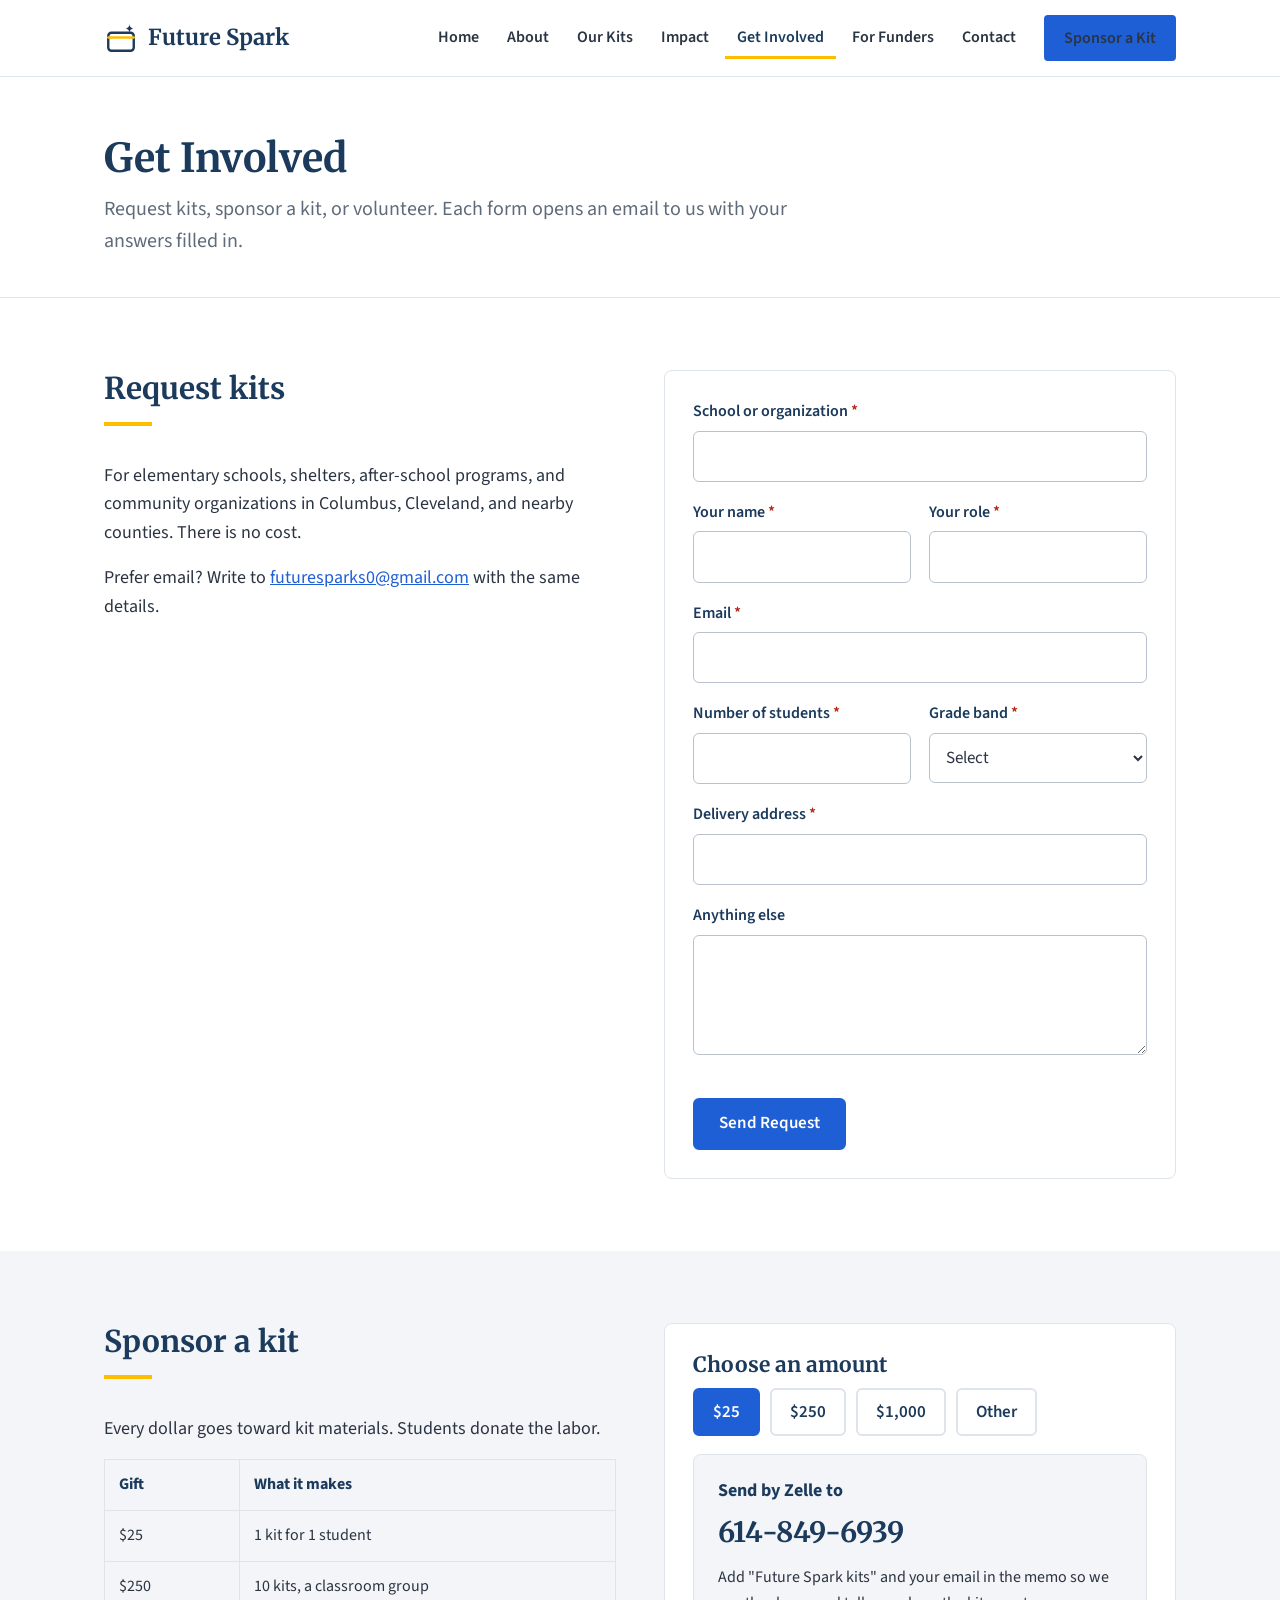
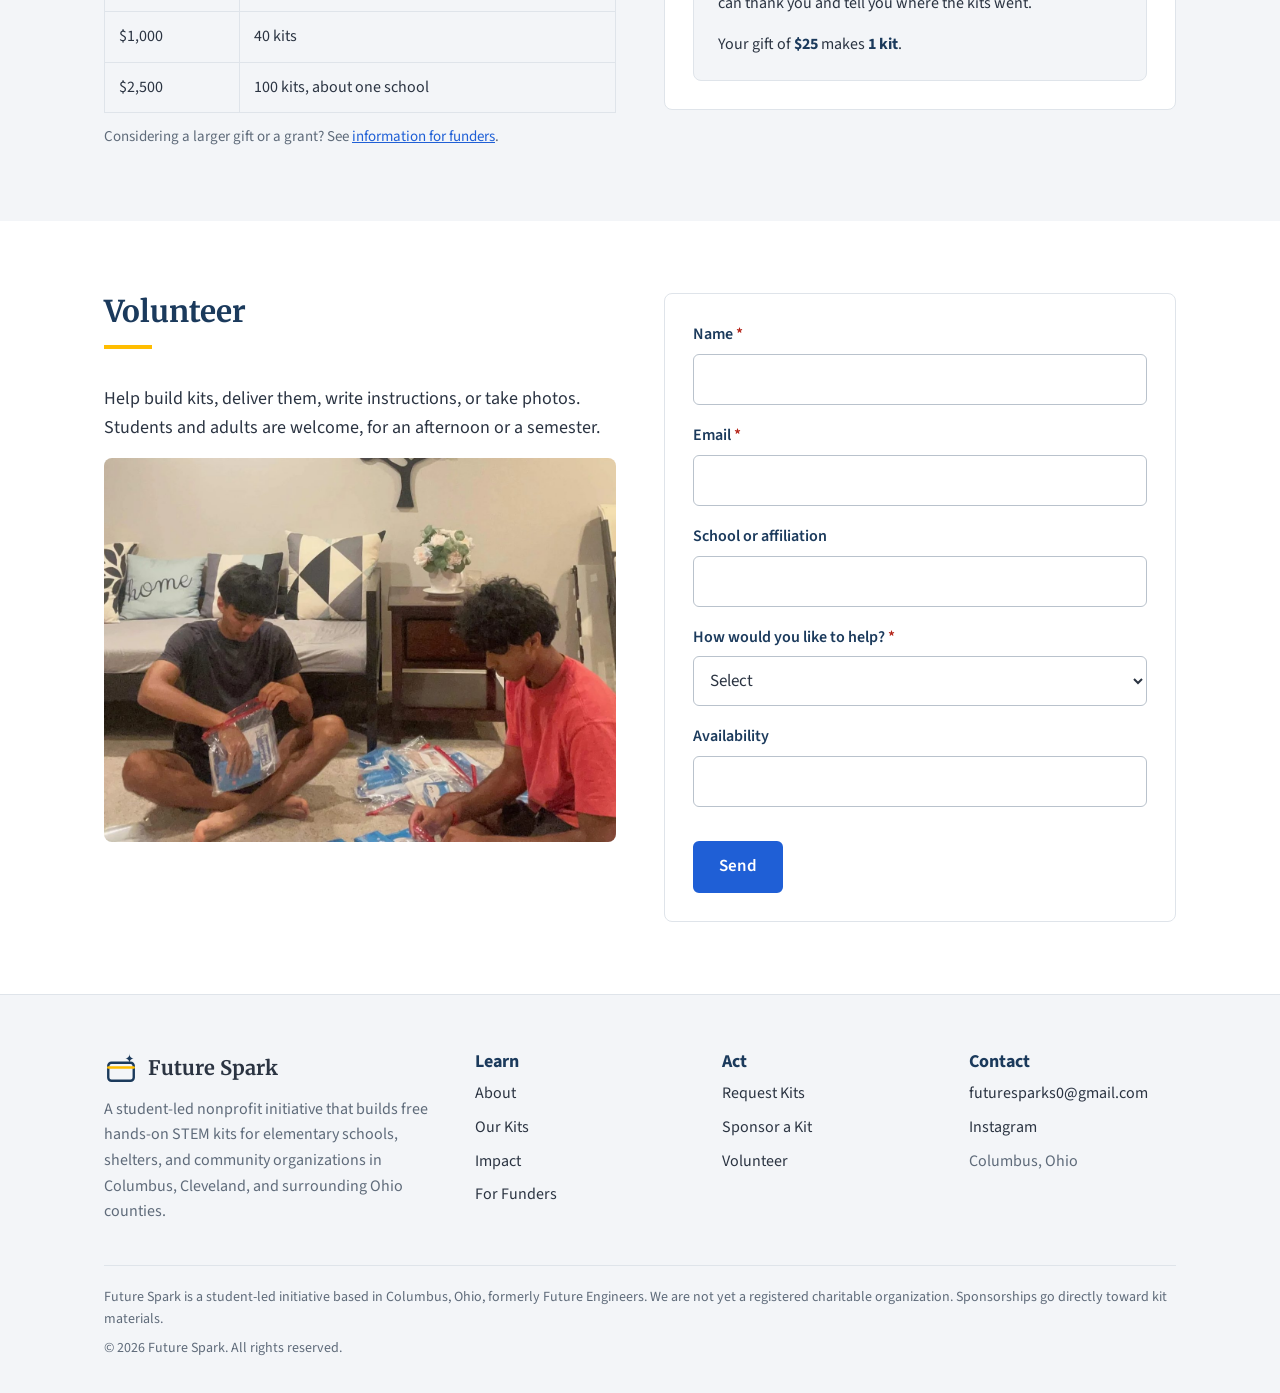
<file: get-involved.html>
<!DOCTYPE html>
<html lang="en">
<head>
<meta charset="UTF-8">
<meta name="viewport" content="width=device-width, initial-scale=1.0">
<title>Get Involved | Future Spark</title>
<meta name="description" content="Request free STEM kits for your school, sponsor a kit for $25, or volunteer with Future Spark.">
<link rel="icon" type="image/svg+xml" href="images/favicon.svg">
<meta property="og:type" content="website">
<meta property="og:title" content="Get Involved | Future Spark">
<meta property="og:description" content="Request free STEM kits for your school, sponsor a kit for $25, or volunteer with Future Spark.">
<meta property="og:image" content="images/box-of-kits-wide.jpg">
<link rel="preconnect" href="https://fonts.googleapis.com">
<link rel="preconnect" href="https://fonts.gstatic.com" crossorigin>
<link href="https://fonts.googleapis.com/css2?family=Merriweather:wght@700&family=Source+Sans+3:wght@400;600;700&display=swap" rel="stylesheet">
<style>
/* Future Spark */

:root {
  --navy: #1b3a5c;
  --text: #2b3442;
  --muted: #5f6b7a;
  --line: #dfe4ea;
  --band: #f3f5f8;
  --blue: #1f5fd6;
  --blue-dark: #174cae;
  --yellow: #ffbd00;
  --white: #ffffff;
  --serif: "Merriweather", Georgia, "Times New Roman", serif;
  --sans: "Source Sans 3", "Segoe UI", Helvetica, Arial, sans-serif;
}

* { box-sizing: border-box; }
html { scroll-behavior: smooth; }
body { margin: 0; font-family: var(--sans); font-size: 18px; line-height: 1.6; color: var(--text); background: var(--white); -webkit-font-smoothing: antialiased; }
h1, h2, h3, h4 { font-family: var(--serif); color: var(--navy); line-height: 1.25; margin: 0 0 16px; font-weight: 700; }
h1 { font-size: 40px; }
h2 { font-size: 30px; }
h3 { font-size: 21px; }
h4 { font-family: var(--sans); font-size: 18px; margin-bottom: 8px; }
p { margin: 0 0 16px; }
p:last-child { margin-bottom: 0; }
a { color: var(--blue); }
a:hover { color: var(--blue-dark); }
img { display: block; max-width: 100%; height: auto; }
ul, ol { margin: 0 0 16px; padding-left: 22px; }
li { margin-bottom: 6px; }
strong { color: var(--navy); }
.muted { color: var(--muted); }
.small { font-size: 16px; }
.container { max-width: 1120px; margin: 0 auto; padding: 0 24px; }
.narrow { max-width: 720px; }
section { padding: 72px 0; }
section.band { background: var(--band); }
section.tight { padding: 48px 0; }
.section-heading { margin-bottom: 36px; }
.section-heading h2::after { content: ""; display: block; width: 48px; height: 4px; background: var(--yellow); margin-top: 14px; }
.section-heading p { max-width: 720px; color: var(--muted); }
.center { text-align: center; }
.center .section-heading h2::after { margin-left: auto; margin-right: auto; }
.center .section-heading p { margin-left: auto; margin-right: auto; }

/* Buttons */
.btn { display: inline-block; padding: 12px 24px; border-radius: 6px; font-family: var(--sans); font-weight: 600; font-size: 17px; line-height: 1.4; text-decoration: none; border: 2px solid transparent; cursor: pointer; white-space: nowrap; }
.btn-primary { background: var(--blue); color: var(--white); border-color: var(--blue); }
.btn-primary:hover { background: var(--blue-dark); border-color: var(--blue-dark); color: var(--white); }
.btn-outline { background: transparent; color: var(--navy); border-color: var(--navy); }
.btn-outline:hover { background: var(--navy); color: var(--white); }
.btn-light { background: var(--white); color: var(--navy); border-color: var(--white); }
.btn-light:hover { background: var(--band); }
.btn-row { display: flex; flex-wrap: wrap; gap: 12px; margin-top: 24px; }

/* Header */
.site-header { background: var(--white); border-bottom: 1px solid var(--line); position: sticky; top: 0; z-index: 50; }
.site-header .container { display: flex; align-items: center; justify-content: space-between; gap: 24px; height: 76px; }
.logo { display: inline-flex; align-items: center; gap: 10px; font-family: var(--serif); font-weight: 700; font-size: 22px; color: var(--navy); text-decoration: none; white-space: nowrap; }
.logo img { width: 34px; height: 34px; }
.logo:hover { color: var(--navy); }
.nav { display: flex; align-items: center; gap: 4px; }
.nav a { display: inline-block; padding: 8px 12px; border-radius: 4px; font-weight: 600; font-size: 16px; color: var(--text); text-decoration: none; }
.nav a:hover { background: var(--band); color: var(--navy); }
.nav a[aria-current="page"] { color: var(--navy); box-shadow: inset 0 -3px 0 var(--yellow); border-radius: 0; }
.nav .btn { margin-left: 12px; padding: 10px 18px; font-size: 16px; }
.nav .btn:hover { background: var(--blue-dark); box-shadow: none; }
.menu-toggle { display: none; background: none; border: 1px solid var(--line); border-radius: 4px; padding: 8px 12px; font: 600 16px var(--sans); color: var(--navy); cursor: pointer; }

/* Hero */
.hero { padding: 64px 0; }
.hero .container { display: grid; grid-template-columns: 1.05fr 1fr; gap: 56px; align-items: center; }
.hero h1 { font-size: 44px; margin-bottom: 18px; }
.hero p { font-size: 20px; color: var(--muted); max-width: 540px; }
.hero img { width: 100%; aspect-ratio: 4 / 3; object-fit: cover; border-radius: 8px; }
.page-header { padding: 56px 0 40px; border-bottom: 1px solid var(--line); }
.page-header h1 { margin-bottom: 10px; }
.page-header p { font-size: 20px; color: var(--muted); max-width: 720px; margin: 0; }

/* Grids and cards */
.cols-2 { display: grid; grid-template-columns: 1fr 1fr; gap: 48px; align-items: center; }
.cols-2.top { align-items: start; }
.cols-3 { display: grid; grid-template-columns: repeat(3, 1fr); gap: 28px; }
.cols-4 { display: grid; grid-template-columns: repeat(4, 1fr); gap: 28px; }
.card { background: var(--white); border: 1px solid var(--line); border-radius: 8px; padding: 28px; }
.card h3 { margin-bottom: 10px; }
.card p:last-child { margin-bottom: 0; }
.card .btn { margin-top: 16px; }
.photo { width: 100%; aspect-ratio: 4 / 3; object-fit: cover; border-radius: 8px; }
.photo-tall { aspect-ratio: 3 / 4; }
.photo-card { border: 1px solid var(--line); border-radius: 8px; overflow: hidden; background: var(--white); }
.photo-card img { width: 100%; aspect-ratio: 4 / 3; object-fit: cover; }
.photo-card .body { padding: 22px 24px; }
.photo-card h3 { margin-bottom: 8px; }
.photo-card p { margin: 0; color: var(--muted); }
figure { margin: 0; }
figcaption { font-size: 15px; color: var(--muted); margin-top: 8px; }

/* Stats */
.stats { display: grid; grid-template-columns: repeat(4, 1fr); gap: 28px; }
.stat { border-left: 4px solid var(--yellow); padding-left: 18px; }
.stat-number { font-family: var(--serif); font-size: 44px; font-weight: 700; color: var(--navy); line-height: 1.1; }
.stat-label { font-weight: 600; margin-top: 4px; }
.stat-note { font-size: 15px; color: var(--muted); }

/* Progress */
.progress { height: 12px; background: var(--line); border-radius: 6px; overflow: hidden; margin: 16px 0 8px; }
.progress div { height: 100%; background: var(--blue); }
.progress-labels { display: flex; justify-content: space-between; font-size: 15px; color: var(--muted); }

/* Lists */
.steps { list-style: none; padding: 0; counter-reset: step; }
.steps li { position: relative; padding-left: 52px; margin-bottom: 20px; }
.steps li::before { counter-increment: step; content: counter(step); position: absolute; left: 0; top: 0; width: 36px; height: 36px; border-radius: 50%; background: var(--navy); color: var(--white); font-weight: 700; display: flex; align-items: center; justify-content: center; }
.steps h3 { font-size: 19px; margin-bottom: 4px; }
.steps p { margin: 0; color: var(--muted); }
.check { list-style: none; padding: 0; }
.check li { padding-left: 26px; position: relative; margin-bottom: 8px; }
.check li::before { content: ""; position: absolute; left: 0; top: 10px; width: 12px; height: 12px; border-radius: 50%; background: var(--yellow); }
.partners { list-style: none; padding: 0; margin: 0; }
.partners li { padding: 14px 0; border-top: 1px solid var(--line); display: flex; justify-content: space-between; gap: 16px; flex-wrap: wrap; }
.partners li:last-child { border-bottom: 1px solid var(--line); }
.partners span { color: var(--muted); }
dl.facts { margin: 0; }
dl.facts dt { font-weight: 700; color: var(--navy); margin-top: 14px; }
dl.facts dd { margin: 2px 0 0; }

/* Forms */
label { display: block; font-weight: 600; margin-bottom: 6px; color: var(--navy); font-size: 16px; }
input[type="text"], input[type="email"], input[type="number"], select, textarea { width: 100%; padding: 11px 12px; border: 1px solid #b9c2cc; border-radius: 6px; font: inherit; font-size: 17px; color: var(--text); background: var(--white); }
input:focus, select:focus, textarea:focus { outline: 2px solid var(--blue); outline-offset: 1px; border-color: var(--blue); }
textarea { min-height: 120px; resize: vertical; }
.field { margin-bottom: 18px; }
.field-row { display: grid; grid-template-columns: 1fr 1fr; gap: 18px; }
.form-note { font-size: 15px; color: var(--muted); margin-top: 12px; }
.form-message { display: none; margin-top: 14px; padding: 12px 14px; border-radius: 6px; background: var(--band); font-size: 16px; }
.form-message.show { display: block; }
.required { color: #b42318; }
.amounts { display: flex; flex-wrap: wrap; gap: 10px; margin-bottom: 18px; }
.amount { font: 600 17px var(--sans); padding: 10px 18px; border: 2px solid var(--line); border-radius: 6px; background: var(--white); color: var(--navy); cursor: pointer; }
.amount.selected { border-color: var(--blue); background: var(--blue); color: var(--white); }
.zelle { border: 1px solid var(--line); border-radius: 8px; padding: 22px 24px; background: var(--band); }
.zelle-number { font-family: var(--serif); font-size: 28px; font-weight: 700; color: var(--navy); margin: 4px 0 10px; }

/* Tables */
table { width: 100%; border-collapse: collapse; font-size: 16px; }
th, td { text-align: left; vertical-align: top; padding: 12px 14px; border: 1px solid var(--line); }
th { background: var(--band); color: var(--navy); font-weight: 700; }
td ul { margin: 0; padding-left: 18px; }
td li { margin-bottom: 4px; }

/* Notice box */
.notice { border-left: 4px solid var(--yellow); background: var(--band); padding: 20px 24px; border-radius: 0 8px 8px 0; }
.notice p:last-child { margin-bottom: 0; }

/* CTA band */
.cta { background: var(--navy); color: var(--white); padding: 64px 0; }
.cta h2 { color: var(--white); }
.cta p { color: rgba(255,255,255,0.85); max-width: 620px; font-size: 19px; }
.cta .btn-outline { color: var(--white); border-color: var(--white); }
.cta .btn-outline:hover { background: var(--white); color: var(--navy); }

/* Footer */
.site-footer { background: var(--band); border-top: 1px solid var(--line); padding: 56px 0 28px; font-size: 16px; color: var(--muted); }
.footer-cols { display: grid; grid-template-columns: 1.6fr 1fr 1fr 1fr; gap: 40px; }
.site-footer h4 { color: var(--navy); }
.site-footer ul { list-style: none; padding: 0; margin: 0; }
.site-footer li { margin-bottom: 8px; }
.site-footer a { color: var(--text); text-decoration: none; }
.site-footer a:hover { color: var(--blue); text-decoration: underline; }
.site-footer .logo { font-size: 20px; margin-bottom: 12px; }
.footer-bottom { border-top: 1px solid var(--line); margin-top: 40px; padding-top: 20px; font-size: 14px; }
.footer-bottom p { margin: 0 0 6px; }

/* Responsive */
@media (max-width: 960px) {
  .cols-3, .cols-4, .stats { grid-template-columns: 1fr 1fr; }
  .footer-cols { grid-template-columns: 1fr 1fr; }
  .hero .container { grid-template-columns: 1fr; gap: 32px; }
  .hero h1 { font-size: 36px; }
  .menu-toggle { display: block; }
  .nav { display: none; position: absolute; left: 0; right: 0; top: 76px; background: var(--white); border-bottom: 1px solid var(--line); padding: 8px 24px 20px; flex-direction: column; align-items: stretch; }
  .nav.open { display: flex; }
  .nav a { padding: 12px 8px; border-radius: 4px; }
  .nav a[aria-current="page"] { box-shadow: inset 4px 0 0 var(--yellow); border-radius: 0; padding-left: 12px; }
  .nav .btn { margin: 12px 0 0; text-align: center; }
}
@media (max-width: 640px) {
  body { font-size: 17px; }
  h1 { font-size: 32px; } .hero h1 { font-size: 30px; }
  h2 { font-size: 26px; }
  section { padding: 52px 0; }
  .hero { padding: 40px 0; }
  .hero p, .page-header p { font-size: 18px; }
  .cols-2, .cols-3, .cols-4, .stats, .footer-cols, .field-row { grid-template-columns: 1fr; }
  .btn { display: block; text-align: center; }
  .btn-row { flex-direction: column; }
  .stat-number { font-size: 38px; }
  table.model thead { display: none; }
  table.model tr, table.model td { display: block; }
  table.model td { border-top: none; }
  table.model tr { border-top: 1px solid var(--line); }
  table.model td::before { content: attr(data-label); display: block; font-weight: 700; color: var(--navy); margin-bottom: 6px; }
}

/* Print: the For funders page as one sheet */
@media print {
  @page { size: letter; margin: 0.5in; }
  body { font-size: 10.5px; line-height: 1.4; color: #000; }
  .site-header, .site-footer, .cta, .no-print { display: none !important; }
  section, .page-header { padding: 6px 0; border: 0; }
  .page-header h1 { font-size: 20px; margin-bottom: 2px; }
  .page-header p, .section-heading p { font-size: 11px; }
  h2 { font-size: 14px; margin-bottom: 4px; }
  h3 { font-size: 12px; margin-bottom: 3px; }
  p, li, td { margin-bottom: 3px; font-size: 10px; }
  .section-heading { margin-bottom: 6px; }
  .section-heading h2::after { display: none; }
  .cols-2 { gap: 16px; align-items: start; }
  th, td { padding: 4px 6px; font-size: 9.5px; }
  .notice { padding: 8px 10px; }
  .container { max-width: none; padding: 0; }
}

</style>
</head>
<body>
<header class="site-header">
  <div class="container">
    <a class="logo" href="index.html"><img src="images/mark.svg" alt="">Future Spark</a>
    <button class="menu-toggle" id="menuToggle" aria-expanded="false" aria-controls="mainNav">Menu</button>
    <nav class="nav" id="mainNav" aria-label="Main">
      <a href="index.html">Home</a>
      <a href="about.html">About</a>
      <a href="kits.html">Our Kits</a>
      <a href="impact.html">Impact</a>
      <a href="get-involved.html" aria-current="page">Get Involved</a>
      <a href="for-funders.html">For Funders</a>
      <a href="contact.html">Contact</a>
      <a class="btn btn-primary" href="get-involved.html#sponsor">Sponsor a Kit</a>
    </nav>
  </div>
</header>
<main>

<section class="page-header"><div class="container"><h1>Get Involved</h1><p>Request kits, sponsor a kit, or volunteer. Each form opens an email to us with your answers filled in.</p></div></section>

<section id="request">
  <div class="container">
    <div class="cols-2 top">
      <div>
        <div class="section-heading"><h2>Request kits</h2></div>
        <p>For elementary schools, shelters, after-school programs, and community organizations in Columbus, Cleveland, and nearby counties. There is no cost.</p>
        <p>Prefer email? Write to <a href="mailto:futuresparks0@gmail.com">futuresparks0@gmail.com</a> with the same details.</p>
      </div>
      <form class="card" id="requestForm" data-subject="Kit request">
        <div class="field"><label for="r-org">School or organization <span class="required">*</span></label><input type="text" id="r-org" name="Organization" required></div>
        <div class="field-row">
          <div class="field"><label for="r-name">Your name <span class="required">*</span></label><input type="text" id="r-name" name="Name" required></div>
          <div class="field"><label for="r-role">Your role <span class="required">*</span></label><input type="text" id="r-role" name="Role" required></div>
        </div>
        <div class="field"><label for="r-email">Email <span class="required">*</span></label><input type="email" id="r-email" name="Email" required></div>
        <div class="field-row">
          <div class="field"><label for="r-students">Number of students <span class="required">*</span></label><input type="number" id="r-students" name="Number of students" min="1" required></div>
          <div class="field"><label for="r-grade">Grade band <span class="required">*</span></label><select id="r-grade" name="Grade band" required><option value="">Select</option><option>K to 2</option><option>3 to 5</option><option>Mixed elementary</option><option>Other</option></select></div>
        </div>
        <div class="field"><label for="r-address">Delivery address <span class="required">*</span></label><input type="text" id="r-address" name="Address" required></div>
        <div class="field"><label for="r-message">Anything else</label><textarea id="r-message" name="Message"></textarea></div>
        <button class="btn btn-primary" type="submit">Send Request</button>
        <div class="form-message" role="status"></div>
      </form>
    </div>
  </div>
</section>

<section class="band" id="sponsor">
  <div class="container">
    <div class="cols-2 top">
      <div>
        <div class="section-heading"><h2>Sponsor a kit</h2></div>
        <p>Every dollar goes toward kit materials. Students donate the labor.</p>
        <table>
          <thead><tr><th>Gift</th><th>What it makes</th></tr></thead>
          <tbody>
            <tr><td>$25</td><td>1 kit for 1 student</td></tr>
            <tr><td>$250</td><td>10 kits, a classroom group</td></tr>
            <tr><td>$1,000</td><td>40 kits</td></tr>
            <tr><td>$2,500</td><td>100 kits, about one school</td></tr>
          </tbody>
        </table>
        <p class="form-note">Considering a larger gift or a grant? See <a href="for-funders.html">information for funders</a>.</p>
      </div>
      <div class="card">
        <h3>Choose an amount</h3>
        <div class="amounts">
          <button type="button" class="amount selected" data-amount="25">$25</button>
          <button type="button" class="amount" data-amount="250">$250</button>
          <button type="button" class="amount" data-amount="1000">$1,000</button>
          <button type="button" class="amount" data-amount="custom">Other</button>
        </div>
        <div class="field" id="customAmount" style="display:none"><label for="customValue">Amount in dollars</label><input type="number" id="customValue" min="1"></div>
        <div class="zelle">
          <strong>Send by Zelle to</strong>
          <div class="zelle-number">614-849-6939</div>
          <p class="small">Add "Future Spark kits" and your email in the memo so we can thank you and tell you where the kits went.</p>
          <p class="small" style="margin:0">Your gift of <strong id="giftAmount">$25</strong> makes <strong id="giftKits">1 kit</strong>.</p>
        </div>
      </div>
    </div>
  </div>
</section>

<section id="volunteer">
  <div class="container">
    <div class="cols-2 top">
      <div>
        <div class="section-heading"><h2>Volunteer</h2></div>
        <p>Help build kits, deliver them, write instructions, or take photos. Students and adults are welcome, for an afternoon or a semester.</p>
        <img class="photo" src="images/build-night-wide.jpg" alt="Students packing kits on a build night">
      </div>
      <form class="card" id="volunteerForm" data-subject="Volunteer">
        <div class="field"><label for="v-name">Name <span class="required">*</span></label><input type="text" id="v-name" name="Name" required></div>
        <div class="field"><label for="v-email">Email <span class="required">*</span></label><input type="email" id="v-email" name="Email" required></div>
        <div class="field"><label for="v-school">School or affiliation</label><input type="text" id="v-school" name="School or affiliation"></div>
        <div class="field"><label for="v-help">How would you like to help? <span class="required">*</span></label><select id="v-help" name="How you want to help" required><option value="">Select</option><option>Build kits</option><option>Deliver kits</option><option>Write or test instructions</option><option>Photography</option><option>Something else</option></select></div>
        <div class="field"><label for="v-avail">Availability</label><input type="text" id="v-avail" name="Availability"></div>
        <button class="btn btn-primary" type="submit">Send</button>
        <div class="form-message" role="status"></div>
      </form>
    </div>
  </div>
</section>
</main>
<footer class="site-footer">
  <div class="container">
    <div class="footer-cols">
      <div>
        <a class="logo" href="index.html"><img src="images/mark.svg" alt="">Future Spark</a>
        <p>A student-led nonprofit initiative that builds free hands-on STEM kits for elementary schools, shelters, and community organizations in Columbus, Cleveland, and surrounding Ohio counties.</p>
      </div>
      <div>
        <h4>Learn</h4>
        <ul>
          <li><a href="about.html">About</a></li>
          <li><a href="kits.html">Our Kits</a></li>
          <li><a href="impact.html">Impact</a></li>
          <li><a href="for-funders.html">For Funders</a></li>
        </ul>
      </div>
      <div>
        <h4>Act</h4>
        <ul>
          <li><a href="get-involved.html#request">Request Kits</a></li>
          <li><a href="get-involved.html#sponsor">Sponsor a Kit</a></li>
          <li><a href="get-involved.html#volunteer">Volunteer</a></li>
        </ul>
      </div>
      <div>
        <h4>Contact</h4>
        <ul>
          <li><a href="mailto:futuresparks0@gmail.com">futuresparks0@gmail.com</a></li>
          <li><a href="https://www.instagram.com/ohs_future_engineers" target="_blank" rel="noopener">Instagram</a></li>
          <li>Columbus, Ohio</li>
        </ul>
      </div>
    </div>
    <div class="footer-bottom">
      <p>Future Spark is a student-led initiative based in Columbus, Ohio, formerly Future Engineers. We are not yet a registered charitable organization. Sponsorships go directly toward kit materials.</p>
      <p>&copy; <span id="year">2026</span> Future Spark. All rights reserved.</p>
    </div>
  </div>
</footer>
<script>
document.addEventListener('DOMContentLoaded', function () {
  var EMAIL = 'futuresparks0@gmail.com';

  var year = document.getElementById('year');
  if (year) year.textContent = new Date().getFullYear();

  var toggle = document.getElementById('menuToggle');
  var nav = document.getElementById('mainNav');
  if (toggle && nav) {
    toggle.addEventListener('click', function () {
      var open = nav.classList.toggle('open');
      toggle.setAttribute('aria-expanded', open ? 'true' : 'false');
    });
  }

  // Forms open the visitor's email app with the answers filled in.
  document.querySelectorAll('form[data-subject]').forEach(function (form) {
    form.addEventListener('submit', function (e) {
      e.preventDefault();
      var message = form.querySelector('.form-message');
      if (!form.checkValidity()) {
        message.textContent = 'Please fill in the required fields.';
        message.classList.add('show');
        form.reportValidity();
        return;
      }
      var lines = [], name = '';
      form.querySelectorAll('input, select, textarea').forEach(function (field) {
        if (!field.name) return;
        if (field.name === 'Name') name = field.value;
        lines.push(field.name + ': ' + field.value);
      });
      var subject = form.getAttribute('data-subject') + (name ? ' from ' + name : '');
      window.location.href = 'mailto:' + EMAIL + '?subject=' + encodeURIComponent(subject) + '&body=' + encodeURIComponent(lines.join('\n'));
      message.innerHTML = 'Your email app should open with the message filled in. If it does not, email us at <a href="mailto:' + EMAIL + '">' + EMAIL + '</a>.';
      message.classList.add('show');
    });
  });

  // Sponsorship amounts
  var amounts = document.querySelectorAll('.amount');
  var custom = document.getElementById('customAmount');
  var customInput = document.getElementById('customValue');
  var giftAmount = document.getElementById('giftAmount');
  var giftKits = document.getElementById('giftKits');
  function updateGift(value) {
    var kits = Math.floor(value / 25);
    giftAmount.textContent = '$' + Number(value || 0).toLocaleString('en-US');
    giftKits.textContent = kits + (kits === 1 ? ' kit' : ' kits');
  }
  amounts.forEach(function (button) {
    button.addEventListener('click', function () {
      amounts.forEach(function (b) { b.classList.remove('selected'); });
      button.classList.add('selected');
      var amount = button.getAttribute('data-amount');
      if (amount === 'custom') {
        custom.style.display = 'block';
        customInput.focus();
        updateGift(Number(customInput.value) || 0);
      } else {
        custom.style.display = 'none';
        updateGift(Number(amount));
      }
    });
  });
  if (customInput) customInput.addEventListener('input', function () { updateGift(Number(customInput.value) || 0); });
});

</script>
</body>
</html>
</file>
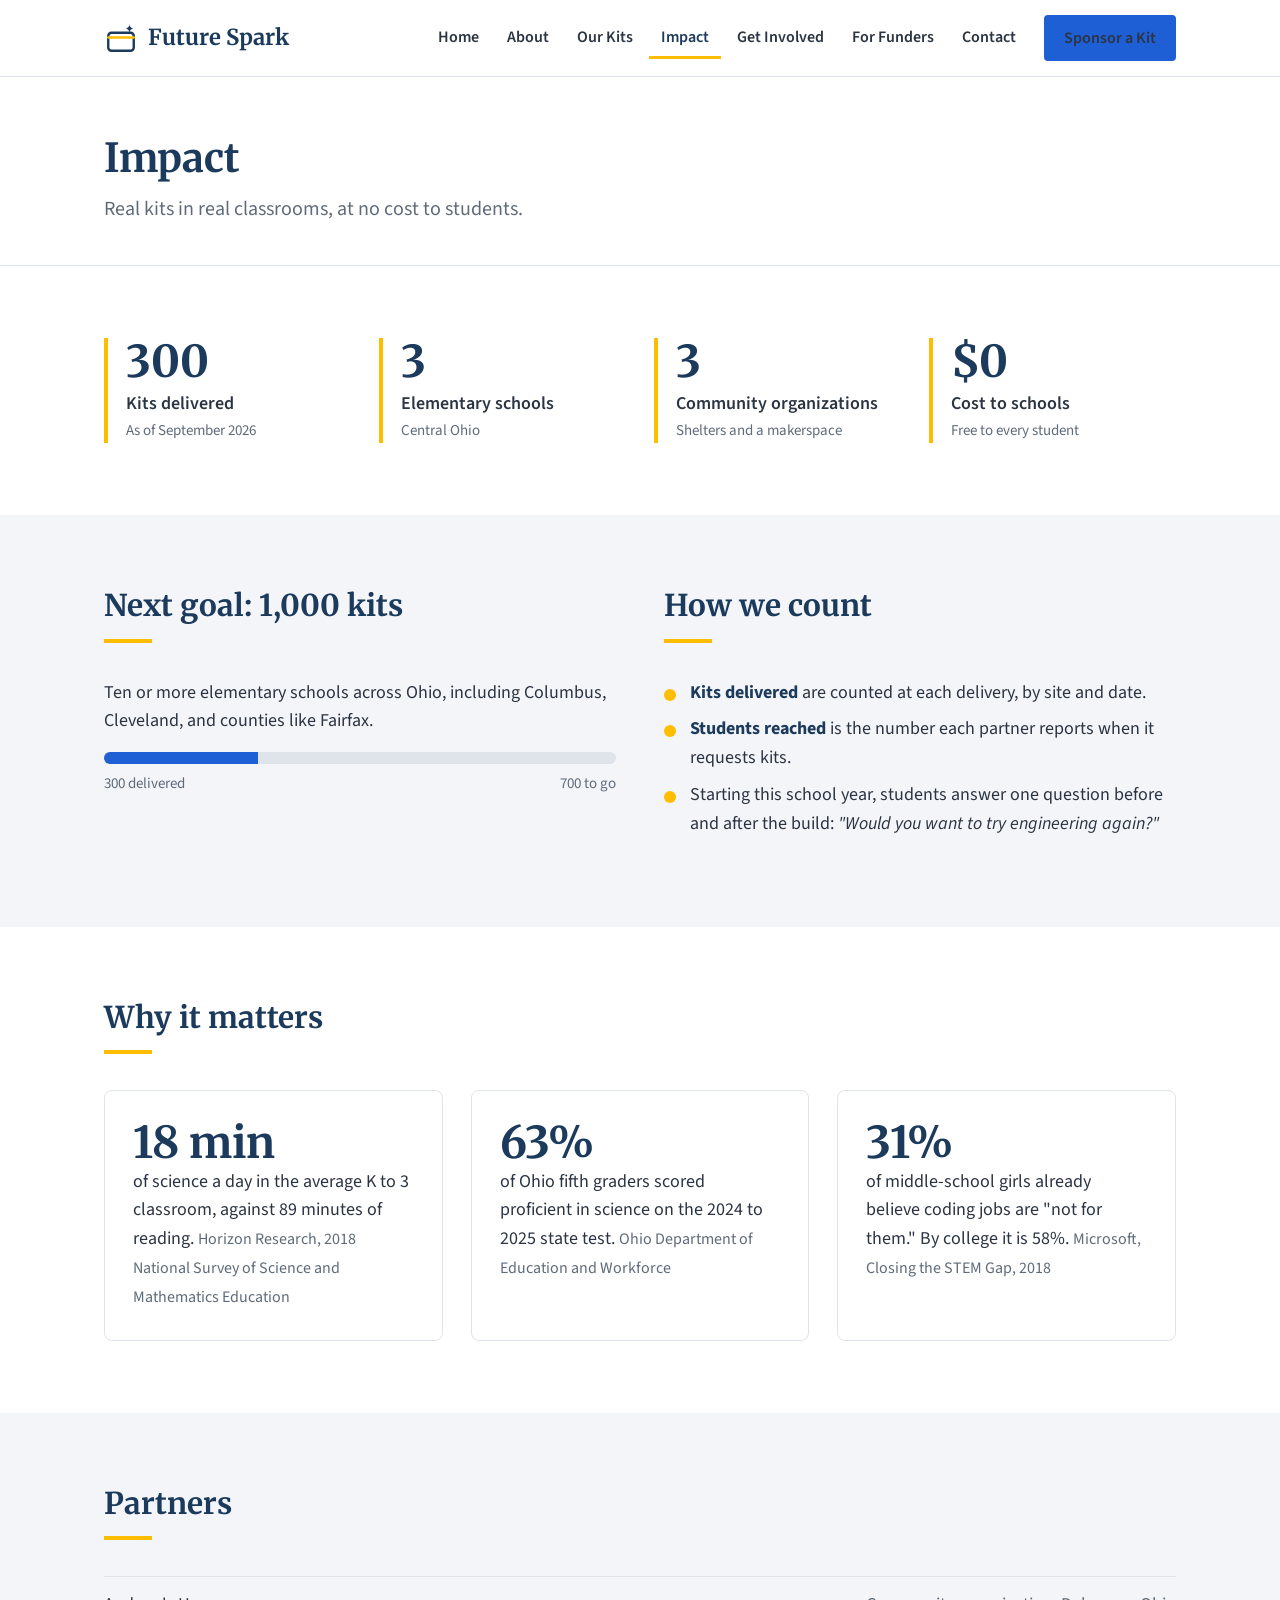
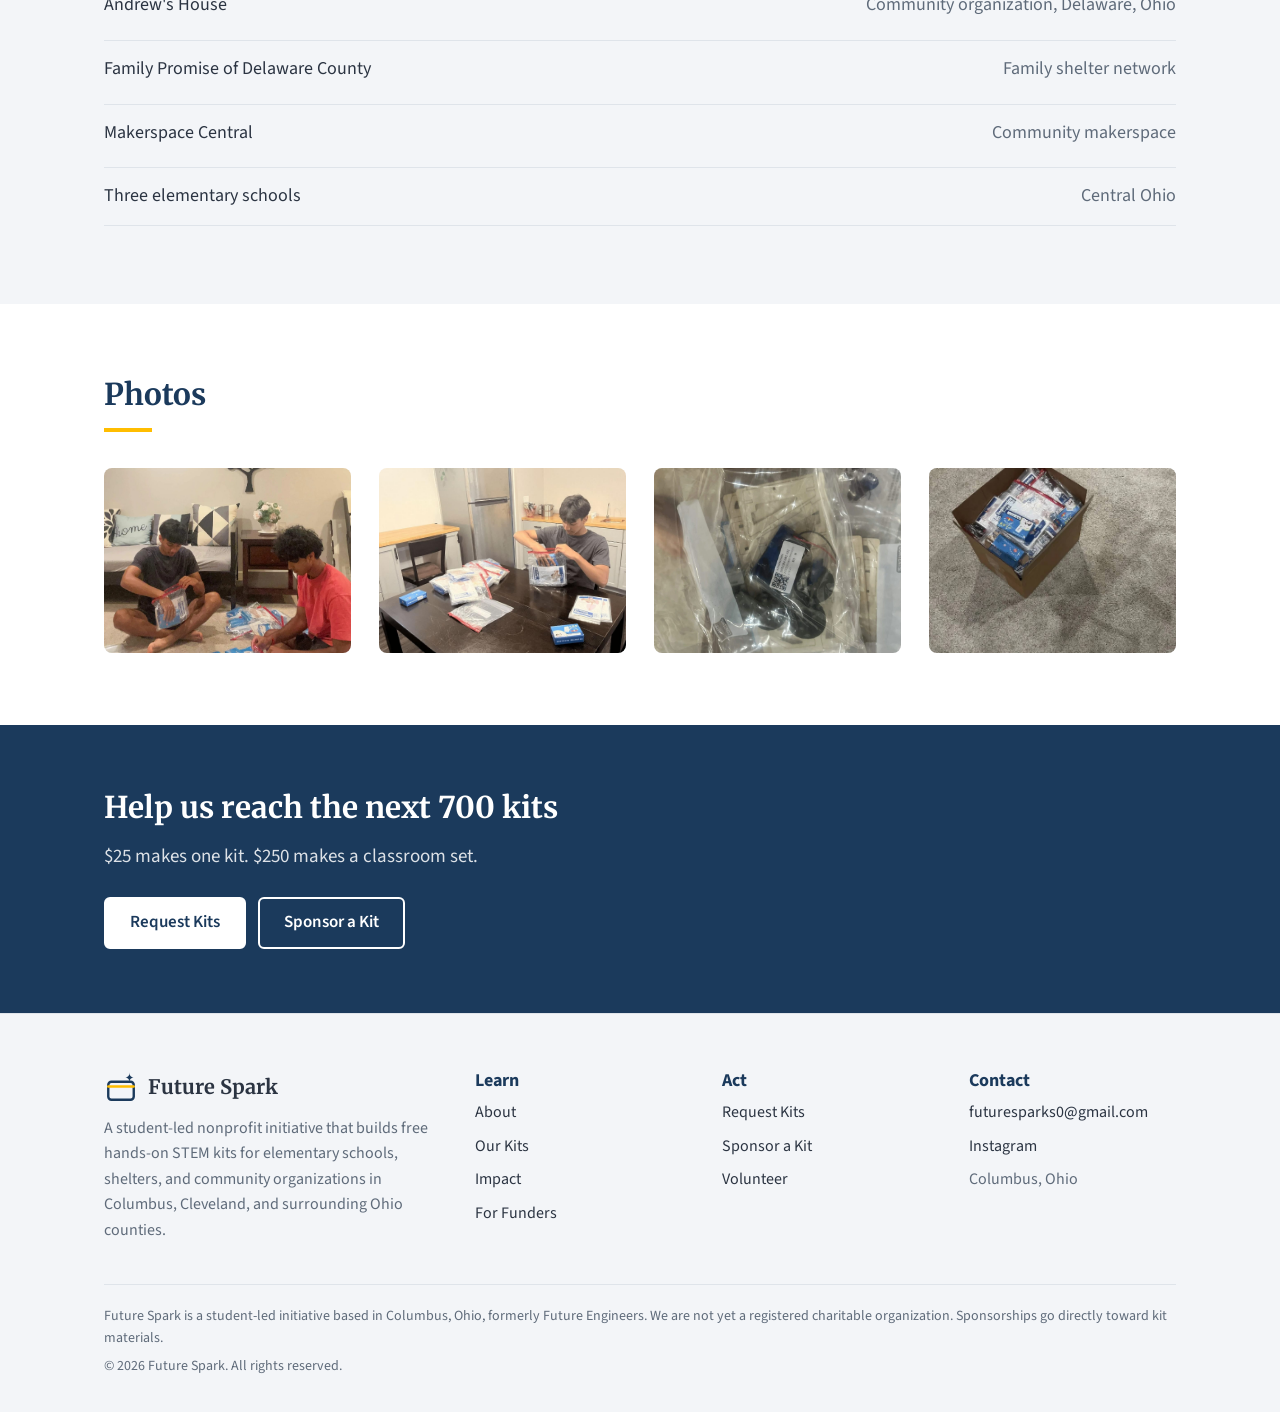
<file: impact.html>
<!DOCTYPE html>
<html lang="en">
<head>
<meta charset="UTF-8">
<meta name="viewport" content="width=device-width, initial-scale=1.0">
<title>Impact | Future Spark</title>
<meta name="description" content="300 kits delivered to three elementary schools and three community organizations in Central Ohio. Goal: 1,000 kits across Ohio.">
<link rel="icon" type="image/svg+xml" href="images/favicon.svg">
<meta property="og:type" content="website">
<meta property="og:title" content="Impact | Future Spark">
<meta property="og:description" content="300 kits delivered to three elementary schools and three community organizations in Central Ohio. Goal: 1,000 kits across Ohio.">
<meta property="og:image" content="images/box-of-kits-wide.jpg">
<link rel="preconnect" href="https://fonts.googleapis.com">
<link rel="preconnect" href="https://fonts.gstatic.com" crossorigin>
<link href="https://fonts.googleapis.com/css2?family=Merriweather:wght@700&family=Source+Sans+3:wght@400;600;700&display=swap" rel="stylesheet">
<style>
/* Future Spark */

:root {
  --navy: #1b3a5c;
  --text: #2b3442;
  --muted: #5f6b7a;
  --line: #dfe4ea;
  --band: #f3f5f8;
  --blue: #1f5fd6;
  --blue-dark: #174cae;
  --yellow: #ffbd00;
  --white: #ffffff;
  --serif: "Merriweather", Georgia, "Times New Roman", serif;
  --sans: "Source Sans 3", "Segoe UI", Helvetica, Arial, sans-serif;
}

* { box-sizing: border-box; }
html { scroll-behavior: smooth; }
body { margin: 0; font-family: var(--sans); font-size: 18px; line-height: 1.6; color: var(--text); background: var(--white); -webkit-font-smoothing: antialiased; }
h1, h2, h3, h4 { font-family: var(--serif); color: var(--navy); line-height: 1.25; margin: 0 0 16px; font-weight: 700; }
h1 { font-size: 40px; }
h2 { font-size: 30px; }
h3 { font-size: 21px; }
h4 { font-family: var(--sans); font-size: 18px; margin-bottom: 8px; }
p { margin: 0 0 16px; }
p:last-child { margin-bottom: 0; }
a { color: var(--blue); }
a:hover { color: var(--blue-dark); }
img { display: block; max-width: 100%; height: auto; }
ul, ol { margin: 0 0 16px; padding-left: 22px; }
li { margin-bottom: 6px; }
strong { color: var(--navy); }
.muted { color: var(--muted); }
.small { font-size: 16px; }
.container { max-width: 1120px; margin: 0 auto; padding: 0 24px; }
.narrow { max-width: 720px; }
section { padding: 72px 0; }
section.band { background: var(--band); }
section.tight { padding: 48px 0; }
.section-heading { margin-bottom: 36px; }
.section-heading h2::after { content: ""; display: block; width: 48px; height: 4px; background: var(--yellow); margin-top: 14px; }
.section-heading p { max-width: 720px; color: var(--muted); }
.center { text-align: center; }
.center .section-heading h2::after { margin-left: auto; margin-right: auto; }
.center .section-heading p { margin-left: auto; margin-right: auto; }

/* Buttons */
.btn { display: inline-block; padding: 12px 24px; border-radius: 6px; font-family: var(--sans); font-weight: 600; font-size: 17px; line-height: 1.4; text-decoration: none; border: 2px solid transparent; cursor: pointer; white-space: nowrap; }
.btn-primary { background: var(--blue); color: var(--white); border-color: var(--blue); }
.btn-primary:hover { background: var(--blue-dark); border-color: var(--blue-dark); color: var(--white); }
.btn-outline { background: transparent; color: var(--navy); border-color: var(--navy); }
.btn-outline:hover { background: var(--navy); color: var(--white); }
.btn-light { background: var(--white); color: var(--navy); border-color: var(--white); }
.btn-light:hover { background: var(--band); }
.btn-row { display: flex; flex-wrap: wrap; gap: 12px; margin-top: 24px; }

/* Header */
.site-header { background: var(--white); border-bottom: 1px solid var(--line); position: sticky; top: 0; z-index: 50; }
.site-header .container { display: flex; align-items: center; justify-content: space-between; gap: 24px; height: 76px; }
.logo { display: inline-flex; align-items: center; gap: 10px; font-family: var(--serif); font-weight: 700; font-size: 22px; color: var(--navy); text-decoration: none; white-space: nowrap; }
.logo img { width: 34px; height: 34px; }
.logo:hover { color: var(--navy); }
.nav { display: flex; align-items: center; gap: 4px; }
.nav a { display: inline-block; padding: 8px 12px; border-radius: 4px; font-weight: 600; font-size: 16px; color: var(--text); text-decoration: none; }
.nav a:hover { background: var(--band); color: var(--navy); }
.nav a[aria-current="page"] { color: var(--navy); box-shadow: inset 0 -3px 0 var(--yellow); border-radius: 0; }
.nav .btn { margin-left: 12px; padding: 10px 18px; font-size: 16px; }
.nav .btn:hover { background: var(--blue-dark); box-shadow: none; }
.menu-toggle { display: none; background: none; border: 1px solid var(--line); border-radius: 4px; padding: 8px 12px; font: 600 16px var(--sans); color: var(--navy); cursor: pointer; }

/* Hero */
.hero { padding: 64px 0; }
.hero .container { display: grid; grid-template-columns: 1.05fr 1fr; gap: 56px; align-items: center; }
.hero h1 { font-size: 44px; margin-bottom: 18px; }
.hero p { font-size: 20px; color: var(--muted); max-width: 540px; }
.hero img { width: 100%; aspect-ratio: 4 / 3; object-fit: cover; border-radius: 8px; }
.page-header { padding: 56px 0 40px; border-bottom: 1px solid var(--line); }
.page-header h1 { margin-bottom: 10px; }
.page-header p { font-size: 20px; color: var(--muted); max-width: 720px; margin: 0; }

/* Grids and cards */
.cols-2 { display: grid; grid-template-columns: 1fr 1fr; gap: 48px; align-items: center; }
.cols-2.top { align-items: start; }
.cols-3 { display: grid; grid-template-columns: repeat(3, 1fr); gap: 28px; }
.cols-4 { display: grid; grid-template-columns: repeat(4, 1fr); gap: 28px; }
.card { background: var(--white); border: 1px solid var(--line); border-radius: 8px; padding: 28px; }
.card h3 { margin-bottom: 10px; }
.card p:last-child { margin-bottom: 0; }
.card .btn { margin-top: 16px; }
.photo { width: 100%; aspect-ratio: 4 / 3; object-fit: cover; border-radius: 8px; }
.photo-tall { aspect-ratio: 3 / 4; }
.photo-card { border: 1px solid var(--line); border-radius: 8px; overflow: hidden; background: var(--white); }
.photo-card img { width: 100%; aspect-ratio: 4 / 3; object-fit: cover; }
.photo-card .body { padding: 22px 24px; }
.photo-card h3 { margin-bottom: 8px; }
.photo-card p { margin: 0; color: var(--muted); }
figure { margin: 0; }
figcaption { font-size: 15px; color: var(--muted); margin-top: 8px; }

/* Stats */
.stats { display: grid; grid-template-columns: repeat(4, 1fr); gap: 28px; }
.stat { border-left: 4px solid var(--yellow); padding-left: 18px; }
.stat-number { font-family: var(--serif); font-size: 44px; font-weight: 700; color: var(--navy); line-height: 1.1; }
.stat-label { font-weight: 600; margin-top: 4px; }
.stat-note { font-size: 15px; color: var(--muted); }

/* Progress */
.progress { height: 12px; background: var(--line); border-radius: 6px; overflow: hidden; margin: 16px 0 8px; }
.progress div { height: 100%; background: var(--blue); }
.progress-labels { display: flex; justify-content: space-between; font-size: 15px; color: var(--muted); }

/* Lists */
.steps { list-style: none; padding: 0; counter-reset: step; }
.steps li { position: relative; padding-left: 52px; margin-bottom: 20px; }
.steps li::before { counter-increment: step; content: counter(step); position: absolute; left: 0; top: 0; width: 36px; height: 36px; border-radius: 50%; background: var(--navy); color: var(--white); font-weight: 700; display: flex; align-items: center; justify-content: center; }
.steps h3 { font-size: 19px; margin-bottom: 4px; }
.steps p { margin: 0; color: var(--muted); }
.check { list-style: none; padding: 0; }
.check li { padding-left: 26px; position: relative; margin-bottom: 8px; }
.check li::before { content: ""; position: absolute; left: 0; top: 10px; width: 12px; height: 12px; border-radius: 50%; background: var(--yellow); }
.partners { list-style: none; padding: 0; margin: 0; }
.partners li { padding: 14px 0; border-top: 1px solid var(--line); display: flex; justify-content: space-between; gap: 16px; flex-wrap: wrap; }
.partners li:last-child { border-bottom: 1px solid var(--line); }
.partners span { color: var(--muted); }
dl.facts { margin: 0; }
dl.facts dt { font-weight: 700; color: var(--navy); margin-top: 14px; }
dl.facts dd { margin: 2px 0 0; }

/* Forms */
label { display: block; font-weight: 600; margin-bottom: 6px; color: var(--navy); font-size: 16px; }
input[type="text"], input[type="email"], input[type="number"], select, textarea { width: 100%; padding: 11px 12px; border: 1px solid #b9c2cc; border-radius: 6px; font: inherit; font-size: 17px; color: var(--text); background: var(--white); }
input:focus, select:focus, textarea:focus { outline: 2px solid var(--blue); outline-offset: 1px; border-color: var(--blue); }
textarea { min-height: 120px; resize: vertical; }
.field { margin-bottom: 18px; }
.field-row { display: grid; grid-template-columns: 1fr 1fr; gap: 18px; }
.form-note { font-size: 15px; color: var(--muted); margin-top: 12px; }
.form-message { display: none; margin-top: 14px; padding: 12px 14px; border-radius: 6px; background: var(--band); font-size: 16px; }
.form-message.show { display: block; }
.required { color: #b42318; }
.amounts { display: flex; flex-wrap: wrap; gap: 10px; margin-bottom: 18px; }
.amount { font: 600 17px var(--sans); padding: 10px 18px; border: 2px solid var(--line); border-radius: 6px; background: var(--white); color: var(--navy); cursor: pointer; }
.amount.selected { border-color: var(--blue); background: var(--blue); color: var(--white); }
.zelle { border: 1px solid var(--line); border-radius: 8px; padding: 22px 24px; background: var(--band); }
.zelle-number { font-family: var(--serif); font-size: 28px; font-weight: 700; color: var(--navy); margin: 4px 0 10px; }

/* Tables */
table { width: 100%; border-collapse: collapse; font-size: 16px; }
th, td { text-align: left; vertical-align: top; padding: 12px 14px; border: 1px solid var(--line); }
th { background: var(--band); color: var(--navy); font-weight: 700; }
td ul { margin: 0; padding-left: 18px; }
td li { margin-bottom: 4px; }

/* Notice box */
.notice { border-left: 4px solid var(--yellow); background: var(--band); padding: 20px 24px; border-radius: 0 8px 8px 0; }
.notice p:last-child { margin-bottom: 0; }

/* CTA band */
.cta { background: var(--navy); color: var(--white); padding: 64px 0; }
.cta h2 { color: var(--white); }
.cta p { color: rgba(255,255,255,0.85); max-width: 620px; font-size: 19px; }
.cta .btn-outline { color: var(--white); border-color: var(--white); }
.cta .btn-outline:hover { background: var(--white); color: var(--navy); }

/* Footer */
.site-footer { background: var(--band); border-top: 1px solid var(--line); padding: 56px 0 28px; font-size: 16px; color: var(--muted); }
.footer-cols { display: grid; grid-template-columns: 1.6fr 1fr 1fr 1fr; gap: 40px; }
.site-footer h4 { color: var(--navy); }
.site-footer ul { list-style: none; padding: 0; margin: 0; }
.site-footer li { margin-bottom: 8px; }
.site-footer a { color: var(--text); text-decoration: none; }
.site-footer a:hover { color: var(--blue); text-decoration: underline; }
.site-footer .logo { font-size: 20px; margin-bottom: 12px; }
.footer-bottom { border-top: 1px solid var(--line); margin-top: 40px; padding-top: 20px; font-size: 14px; }
.footer-bottom p { margin: 0 0 6px; }

/* Responsive */
@media (max-width: 960px) {
  .cols-3, .cols-4, .stats { grid-template-columns: 1fr 1fr; }
  .footer-cols { grid-template-columns: 1fr 1fr; }
  .hero .container { grid-template-columns: 1fr; gap: 32px; }
  .hero h1 { font-size: 36px; }
  .menu-toggle { display: block; }
  .nav { display: none; position: absolute; left: 0; right: 0; top: 76px; background: var(--white); border-bottom: 1px solid var(--line); padding: 8px 24px 20px; flex-direction: column; align-items: stretch; }
  .nav.open { display: flex; }
  .nav a { padding: 12px 8px; border-radius: 4px; }
  .nav a[aria-current="page"] { box-shadow: inset 4px 0 0 var(--yellow); border-radius: 0; padding-left: 12px; }
  .nav .btn { margin: 12px 0 0; text-align: center; }
}
@media (max-width: 640px) {
  body { font-size: 17px; }
  h1 { font-size: 32px; } .hero h1 { font-size: 30px; }
  h2 { font-size: 26px; }
  section { padding: 52px 0; }
  .hero { padding: 40px 0; }
  .hero p, .page-header p { font-size: 18px; }
  .cols-2, .cols-3, .cols-4, .stats, .footer-cols, .field-row { grid-template-columns: 1fr; }
  .btn { display: block; text-align: center; }
  .btn-row { flex-direction: column; }
  .stat-number { font-size: 38px; }
  table.model thead { display: none; }
  table.model tr, table.model td { display: block; }
  table.model td { border-top: none; }
  table.model tr { border-top: 1px solid var(--line); }
  table.model td::before { content: attr(data-label); display: block; font-weight: 700; color: var(--navy); margin-bottom: 6px; }
}

/* Print: the For funders page as one sheet */
@media print {
  @page { size: letter; margin: 0.5in; }
  body { font-size: 10.5px; line-height: 1.4; color: #000; }
  .site-header, .site-footer, .cta, .no-print { display: none !important; }
  section, .page-header { padding: 6px 0; border: 0; }
  .page-header h1 { font-size: 20px; margin-bottom: 2px; }
  .page-header p, .section-heading p { font-size: 11px; }
  h2 { font-size: 14px; margin-bottom: 4px; }
  h3 { font-size: 12px; margin-bottom: 3px; }
  p, li, td { margin-bottom: 3px; font-size: 10px; }
  .section-heading { margin-bottom: 6px; }
  .section-heading h2::after { display: none; }
  .cols-2 { gap: 16px; align-items: start; }
  th, td { padding: 4px 6px; font-size: 9.5px; }
  .notice { padding: 8px 10px; }
  .container { max-width: none; padding: 0; }
}

</style>
</head>
<body>
<header class="site-header">
  <div class="container">
    <a class="logo" href="index.html"><img src="images/mark.svg" alt="">Future Spark</a>
    <button class="menu-toggle" id="menuToggle" aria-expanded="false" aria-controls="mainNav">Menu</button>
    <nav class="nav" id="mainNav" aria-label="Main">
      <a href="index.html">Home</a>
      <a href="about.html">About</a>
      <a href="kits.html">Our Kits</a>
      <a href="impact.html" aria-current="page">Impact</a>
      <a href="get-involved.html">Get Involved</a>
      <a href="for-funders.html">For Funders</a>
      <a href="contact.html">Contact</a>
      <a class="btn btn-primary" href="get-involved.html#sponsor">Sponsor a Kit</a>
    </nav>
  </div>
</header>
<main>

<section class="page-header"><div class="container"><h1>Impact</h1><p>Real kits in real classrooms, at no cost to students.</p></div></section>

<section>
  <div class="container">
    <div class="stats">
      <div class="stat"><div class="stat-number">300</div><div class="stat-label">Kits delivered</div><div class="stat-note">As of September 2026</div></div>
      <div class="stat"><div class="stat-number">3</div><div class="stat-label">Elementary schools</div><div class="stat-note">Central Ohio</div></div>
      <div class="stat"><div class="stat-number">3</div><div class="stat-label">Community organizations</div><div class="stat-note">Shelters and a makerspace</div></div>
      <div class="stat"><div class="stat-number">$0</div><div class="stat-label">Cost to schools</div><div class="stat-note">Free to every student</div></div>
    </div>
  </div>
</section>

<section class="band">
  <div class="container">
    <div class="cols-2 top">
      <div>
        <div class="section-heading"><h2>Next goal: 1,000 kits</h2></div>
        <p>Ten or more elementary schools across Ohio, including Columbus, Cleveland, and counties like Fairfax.</p>
        <div class="progress"><div style="width: 30%"></div></div>
        <div class="progress-labels"><span>300 delivered</span><span>700 to go</span></div>
      </div>
      <div>
        <div class="section-heading"><h2>How we count</h2></div>
        <ul class="check">
          <li><strong>Kits delivered</strong> are counted at each delivery, by site and date.</li>
          <li><strong>Students reached</strong> is the number each partner reports when it requests kits.</li>
          <li>Starting this school year, students answer one question before and after the build: <em>"Would you want to try engineering again?"</em></li>
        </ul>
      </div>
    </div>
  </div>
</section>

<section>
  <div class="container">
    <div class="section-heading"><h2>Why it matters</h2></div>
    <div class="cols-3">
      <div class="card"><div class="stat-number">18 min</div><p>of science a day in the average K to 3 classroom, against 89 minutes of reading. <span class="small muted">Horizon Research, 2018 National Survey of Science and Mathematics Education</span></p></div>
      <div class="card"><div class="stat-number">63%</div><p>of Ohio fifth graders scored proficient in science on the 2024 to 2025 state test. <span class="small muted">Ohio Department of Education and Workforce</span></p></div>
      <div class="card"><div class="stat-number">31%</div><p>of middle-school girls already believe coding jobs are "not for them." By college it is 58%. <span class="small muted">Microsoft, Closing the STEM Gap, 2018</span></p></div>
    </div>
  </div>
</section>

<section class="band">
  <div class="container">
    <div class="section-heading"><h2>Partners</h2></div>
    <ul class="partners">
      <li>Andrew's House <span>Community organization, Delaware, Ohio</span></li>
      <li>Family Promise of Delaware County <span>Family shelter network</span></li>
      <li>Makerspace Central <span>Community makerspace</span></li>
      <li>Three elementary schools <span>Central Ohio</span></li>
    </ul>
  </div>
</section>

<section>
  <div class="container">
    <div class="section-heading"><h2>Photos</h2></div>
    <div class="cols-4">
      <img class="photo" src="images/build-night-wide.jpg" alt="Students packing kits on a living room floor">
      <img class="photo" src="images/kit-assembly.jpg" alt="A student sealing a kit at a kitchen table">
      <img class="photo" src="images/kit-contents-wide.jpg" alt="Kit parts sealed in a bag">
      <img class="photo" src="images/box-of-kits-wide.jpg" alt="A box of finished kits ready for delivery">
    </div>
  </div>
</section>

<section class="cta">
  <div class="container">
    <h2>Help us reach the next 700 kits</h2>
    <p>$25 makes one kit. $250 makes a classroom set.</p>
    <div class="btn-row">
      <a class="btn btn-light" href="get-involved.html#request">Request Kits</a>
      <a class="btn btn-outline" href="get-involved.html#sponsor">Sponsor a Kit</a>
    </div>
  </div>
</section>
</main>
<footer class="site-footer">
  <div class="container">
    <div class="footer-cols">
      <div>
        <a class="logo" href="index.html"><img src="images/mark.svg" alt="">Future Spark</a>
        <p>A student-led nonprofit initiative that builds free hands-on STEM kits for elementary schools, shelters, and community organizations in Columbus, Cleveland, and surrounding Ohio counties.</p>
      </div>
      <div>
        <h4>Learn</h4>
        <ul>
          <li><a href="about.html">About</a></li>
          <li><a href="kits.html">Our Kits</a></li>
          <li><a href="impact.html">Impact</a></li>
          <li><a href="for-funders.html">For Funders</a></li>
        </ul>
      </div>
      <div>
        <h4>Act</h4>
        <ul>
          <li><a href="get-involved.html#request">Request Kits</a></li>
          <li><a href="get-involved.html#sponsor">Sponsor a Kit</a></li>
          <li><a href="get-involved.html#volunteer">Volunteer</a></li>
        </ul>
      </div>
      <div>
        <h4>Contact</h4>
        <ul>
          <li><a href="mailto:futuresparks0@gmail.com">futuresparks0@gmail.com</a></li>
          <li><a href="https://www.instagram.com/ohs_future_engineers" target="_blank" rel="noopener">Instagram</a></li>
          <li>Columbus, Ohio</li>
        </ul>
      </div>
    </div>
    <div class="footer-bottom">
      <p>Future Spark is a student-led initiative based in Columbus, Ohio, formerly Future Engineers. We are not yet a registered charitable organization. Sponsorships go directly toward kit materials.</p>
      <p>&copy; <span id="year">2026</span> Future Spark. All rights reserved.</p>
    </div>
  </div>
</footer>
<script>
document.addEventListener('DOMContentLoaded', function () {
  var EMAIL = 'futuresparks0@gmail.com';

  var year = document.getElementById('year');
  if (year) year.textContent = new Date().getFullYear();

  var toggle = document.getElementById('menuToggle');
  var nav = document.getElementById('mainNav');
  if (toggle && nav) {
    toggle.addEventListener('click', function () {
      var open = nav.classList.toggle('open');
      toggle.setAttribute('aria-expanded', open ? 'true' : 'false');
    });
  }

  // Forms open the visitor's email app with the answers filled in.
  document.querySelectorAll('form[data-subject]').forEach(function (form) {
    form.addEventListener('submit', function (e) {
      e.preventDefault();
      var message = form.querySelector('.form-message');
      if (!form.checkValidity()) {
        message.textContent = 'Please fill in the required fields.';
        message.classList.add('show');
        form.reportValidity();
        return;
      }
      var lines = [], name = '';
      form.querySelectorAll('input, select, textarea').forEach(function (field) {
        if (!field.name) return;
        if (field.name === 'Name') name = field.value;
        lines.push(field.name + ': ' + field.value);
      });
      var subject = form.getAttribute('data-subject') + (name ? ' from ' + name : '');
      window.location.href = 'mailto:' + EMAIL + '?subject=' + encodeURIComponent(subject) + '&body=' + encodeURIComponent(lines.join('\n'));
      message.innerHTML = 'Your email app should open with the message filled in. If it does not, email us at <a href="mailto:' + EMAIL + '">' + EMAIL + '</a>.';
      message.classList.add('show');
    });
  });

  // Sponsorship amounts
  var amounts = document.querySelectorAll('.amount');
  var custom = document.getElementById('customAmount');
  var customInput = document.getElementById('customValue');
  var giftAmount = document.getElementById('giftAmount');
  var giftKits = document.getElementById('giftKits');
  function updateGift(value) {
    var kits = Math.floor(value / 25);
    giftAmount.textContent = '$' + Number(value || 0).toLocaleString('en-US');
    giftKits.textContent = kits + (kits === 1 ? ' kit' : ' kits');
  }
  amounts.forEach(function (button) {
    button.addEventListener('click', function () {
      amounts.forEach(function (b) { b.classList.remove('selected'); });
      button.classList.add('selected');
      var amount = button.getAttribute('data-amount');
      if (amount === 'custom') {
        custom.style.display = 'block';
        customInput.focus();
        updateGift(Number(customInput.value) || 0);
      } else {
        custom.style.display = 'none';
        updateGift(Number(amount));
      }
    });
  });
  if (customInput) customInput.addEventListener('input', function () { updateGift(Number(customInput.value) || 0); });
});

</script>
</body>
</html>
</file>
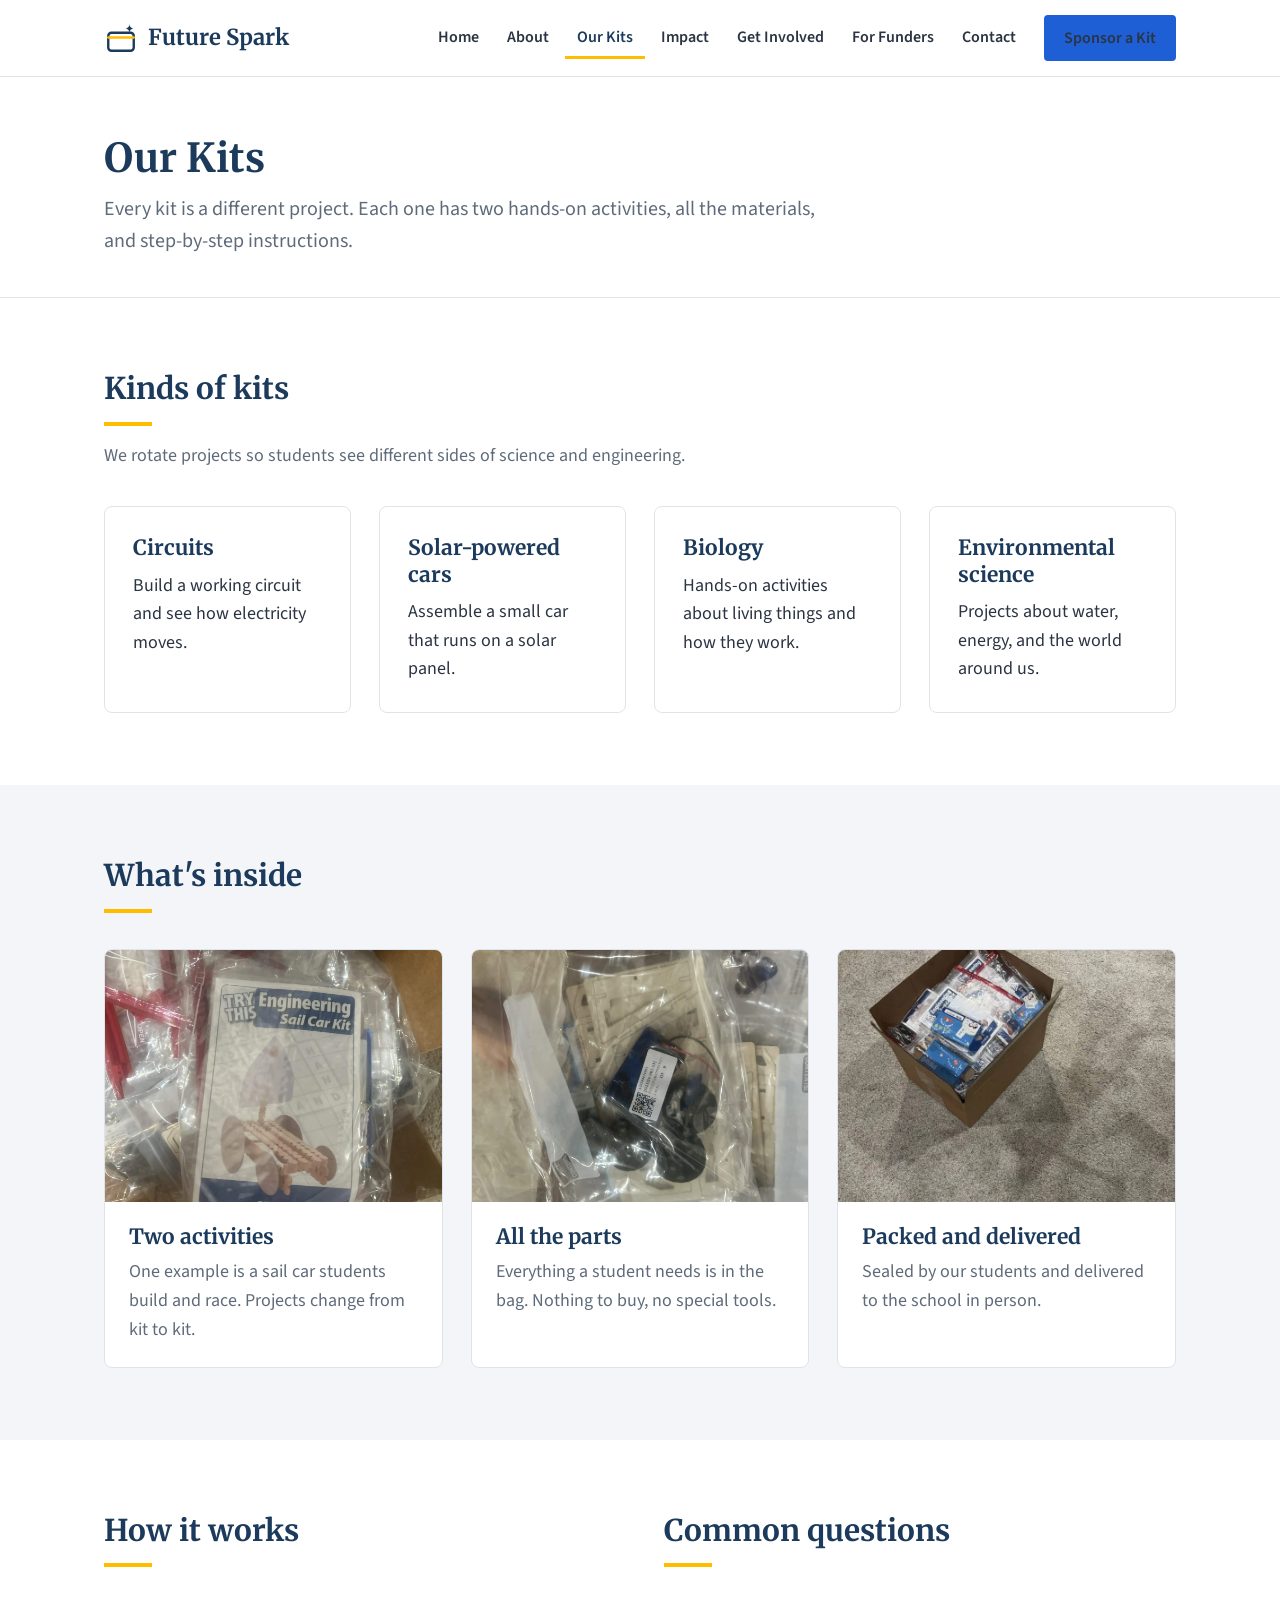
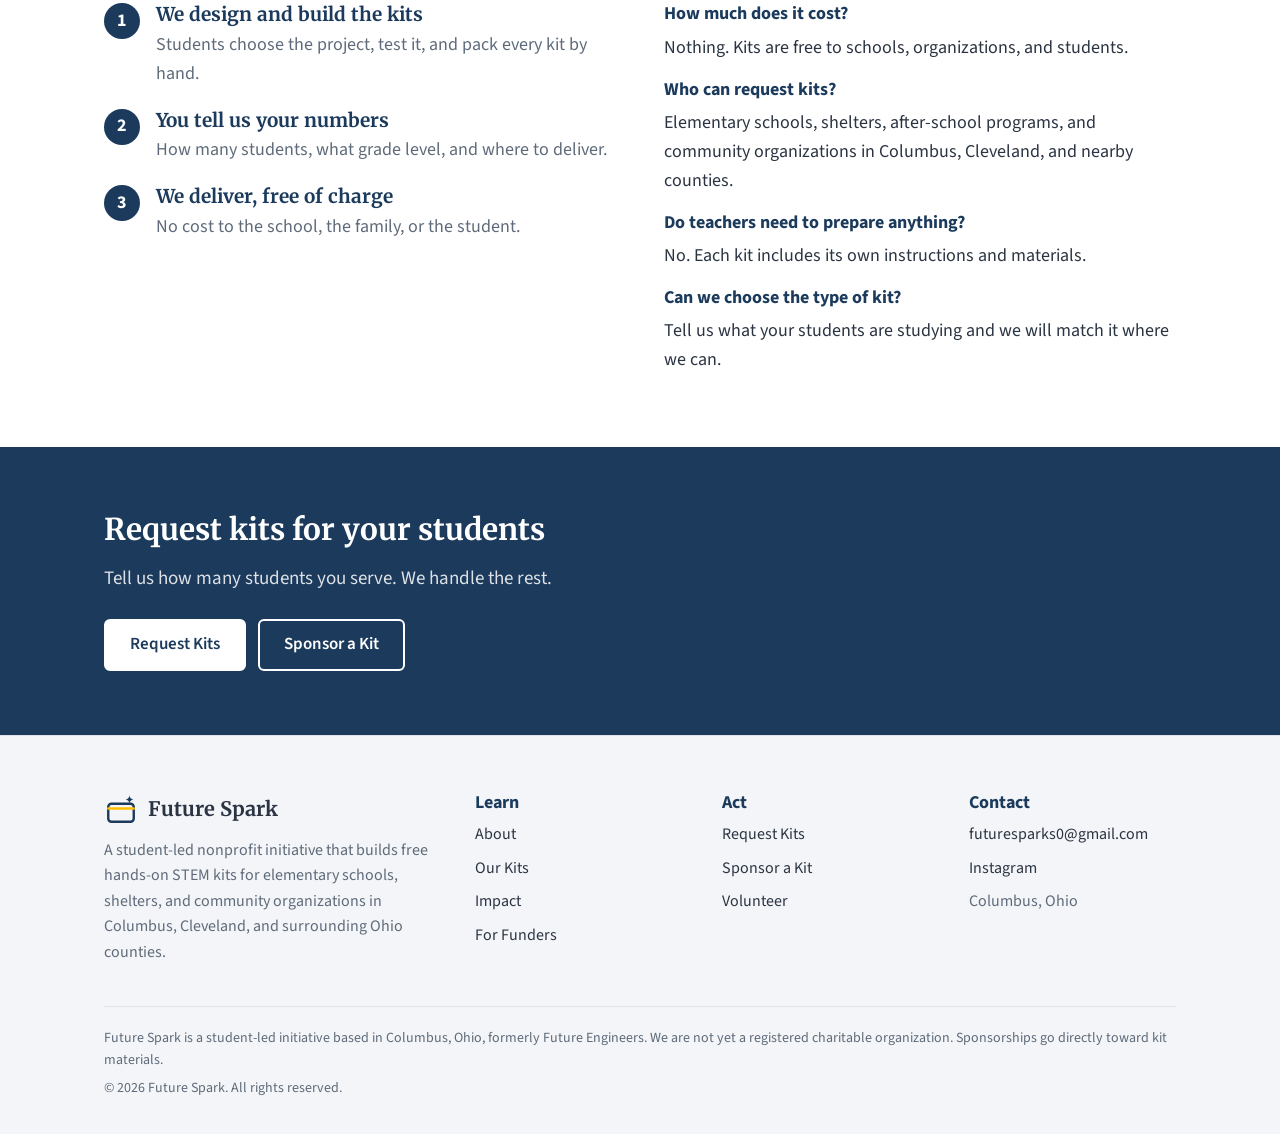
<file: kits.html>
<!DOCTYPE html>
<html lang="en">
<head>
<meta charset="UTF-8">
<meta name="viewport" content="width=device-width, initial-scale=1.0">
<title>Our Kits | Future Spark</title>
<meta name="description" content="Future Spark kits cover circuits, solar-powered cars, biology, and environmental science. Two activities, all materials, and instructions in every kit.">
<link rel="icon" type="image/svg+xml" href="images/favicon.svg">
<meta property="og:type" content="website">
<meta property="og:title" content="Our Kits | Future Spark">
<meta property="og:description" content="Future Spark kits cover circuits, solar-powered cars, biology, and environmental science. Two activities, all materials, and instructions in every kit.">
<meta property="og:image" content="images/box-of-kits-wide.jpg">
<link rel="preconnect" href="https://fonts.googleapis.com">
<link rel="preconnect" href="https://fonts.gstatic.com" crossorigin>
<link href="https://fonts.googleapis.com/css2?family=Merriweather:wght@700&family=Source+Sans+3:wght@400;600;700&display=swap" rel="stylesheet">
<style>
/* Future Spark */

:root {
  --navy: #1b3a5c;
  --text: #2b3442;
  --muted: #5f6b7a;
  --line: #dfe4ea;
  --band: #f3f5f8;
  --blue: #1f5fd6;
  --blue-dark: #174cae;
  --yellow: #ffbd00;
  --white: #ffffff;
  --serif: "Merriweather", Georgia, "Times New Roman", serif;
  --sans: "Source Sans 3", "Segoe UI", Helvetica, Arial, sans-serif;
}

* { box-sizing: border-box; }
html { scroll-behavior: smooth; }
body { margin: 0; font-family: var(--sans); font-size: 18px; line-height: 1.6; color: var(--text); background: var(--white); -webkit-font-smoothing: antialiased; }
h1, h2, h3, h4 { font-family: var(--serif); color: var(--navy); line-height: 1.25; margin: 0 0 16px; font-weight: 700; }
h1 { font-size: 40px; }
h2 { font-size: 30px; }
h3 { font-size: 21px; }
h4 { font-family: var(--sans); font-size: 18px; margin-bottom: 8px; }
p { margin: 0 0 16px; }
p:last-child { margin-bottom: 0; }
a { color: var(--blue); }
a:hover { color: var(--blue-dark); }
img { display: block; max-width: 100%; height: auto; }
ul, ol { margin: 0 0 16px; padding-left: 22px; }
li { margin-bottom: 6px; }
strong { color: var(--navy); }
.muted { color: var(--muted); }
.small { font-size: 16px; }
.container { max-width: 1120px; margin: 0 auto; padding: 0 24px; }
.narrow { max-width: 720px; }
section { padding: 72px 0; }
section.band { background: var(--band); }
section.tight { padding: 48px 0; }
.section-heading { margin-bottom: 36px; }
.section-heading h2::after { content: ""; display: block; width: 48px; height: 4px; background: var(--yellow); margin-top: 14px; }
.section-heading p { max-width: 720px; color: var(--muted); }
.center { text-align: center; }
.center .section-heading h2::after { margin-left: auto; margin-right: auto; }
.center .section-heading p { margin-left: auto; margin-right: auto; }

/* Buttons */
.btn { display: inline-block; padding: 12px 24px; border-radius: 6px; font-family: var(--sans); font-weight: 600; font-size: 17px; line-height: 1.4; text-decoration: none; border: 2px solid transparent; cursor: pointer; white-space: nowrap; }
.btn-primary { background: var(--blue); color: var(--white); border-color: var(--blue); }
.btn-primary:hover { background: var(--blue-dark); border-color: var(--blue-dark); color: var(--white); }
.btn-outline { background: transparent; color: var(--navy); border-color: var(--navy); }
.btn-outline:hover { background: var(--navy); color: var(--white); }
.btn-light { background: var(--white); color: var(--navy); border-color: var(--white); }
.btn-light:hover { background: var(--band); }
.btn-row { display: flex; flex-wrap: wrap; gap: 12px; margin-top: 24px; }

/* Header */
.site-header { background: var(--white); border-bottom: 1px solid var(--line); position: sticky; top: 0; z-index: 50; }
.site-header .container { display: flex; align-items: center; justify-content: space-between; gap: 24px; height: 76px; }
.logo { display: inline-flex; align-items: center; gap: 10px; font-family: var(--serif); font-weight: 700; font-size: 22px; color: var(--navy); text-decoration: none; white-space: nowrap; }
.logo img { width: 34px; height: 34px; }
.logo:hover { color: var(--navy); }
.nav { display: flex; align-items: center; gap: 4px; }
.nav a { display: inline-block; padding: 8px 12px; border-radius: 4px; font-weight: 600; font-size: 16px; color: var(--text); text-decoration: none; }
.nav a:hover { background: var(--band); color: var(--navy); }
.nav a[aria-current="page"] { color: var(--navy); box-shadow: inset 0 -3px 0 var(--yellow); border-radius: 0; }
.nav .btn { margin-left: 12px; padding: 10px 18px; font-size: 16px; }
.nav .btn:hover { background: var(--blue-dark); box-shadow: none; }
.menu-toggle { display: none; background: none; border: 1px solid var(--line); border-radius: 4px; padding: 8px 12px; font: 600 16px var(--sans); color: var(--navy); cursor: pointer; }

/* Hero */
.hero { padding: 64px 0; }
.hero .container { display: grid; grid-template-columns: 1.05fr 1fr; gap: 56px; align-items: center; }
.hero h1 { font-size: 44px; margin-bottom: 18px; }
.hero p { font-size: 20px; color: var(--muted); max-width: 540px; }
.hero img { width: 100%; aspect-ratio: 4 / 3; object-fit: cover; border-radius: 8px; }
.page-header { padding: 56px 0 40px; border-bottom: 1px solid var(--line); }
.page-header h1 { margin-bottom: 10px; }
.page-header p { font-size: 20px; color: var(--muted); max-width: 720px; margin: 0; }

/* Grids and cards */
.cols-2 { display: grid; grid-template-columns: 1fr 1fr; gap: 48px; align-items: center; }
.cols-2.top { align-items: start; }
.cols-3 { display: grid; grid-template-columns: repeat(3, 1fr); gap: 28px; }
.cols-4 { display: grid; grid-template-columns: repeat(4, 1fr); gap: 28px; }
.card { background: var(--white); border: 1px solid var(--line); border-radius: 8px; padding: 28px; }
.card h3 { margin-bottom: 10px; }
.card p:last-child { margin-bottom: 0; }
.card .btn { margin-top: 16px; }
.photo { width: 100%; aspect-ratio: 4 / 3; object-fit: cover; border-radius: 8px; }
.photo-tall { aspect-ratio: 3 / 4; }
.photo-card { border: 1px solid var(--line); border-radius: 8px; overflow: hidden; background: var(--white); }
.photo-card img { width: 100%; aspect-ratio: 4 / 3; object-fit: cover; }
.photo-card .body { padding: 22px 24px; }
.photo-card h3 { margin-bottom: 8px; }
.photo-card p { margin: 0; color: var(--muted); }
figure { margin: 0; }
figcaption { font-size: 15px; color: var(--muted); margin-top: 8px; }

/* Stats */
.stats { display: grid; grid-template-columns: repeat(4, 1fr); gap: 28px; }
.stat { border-left: 4px solid var(--yellow); padding-left: 18px; }
.stat-number { font-family: var(--serif); font-size: 44px; font-weight: 700; color: var(--navy); line-height: 1.1; }
.stat-label { font-weight: 600; margin-top: 4px; }
.stat-note { font-size: 15px; color: var(--muted); }

/* Progress */
.progress { height: 12px; background: var(--line); border-radius: 6px; overflow: hidden; margin: 16px 0 8px; }
.progress div { height: 100%; background: var(--blue); }
.progress-labels { display: flex; justify-content: space-between; font-size: 15px; color: var(--muted); }

/* Lists */
.steps { list-style: none; padding: 0; counter-reset: step; }
.steps li { position: relative; padding-left: 52px; margin-bottom: 20px; }
.steps li::before { counter-increment: step; content: counter(step); position: absolute; left: 0; top: 0; width: 36px; height: 36px; border-radius: 50%; background: var(--navy); color: var(--white); font-weight: 700; display: flex; align-items: center; justify-content: center; }
.steps h3 { font-size: 19px; margin-bottom: 4px; }
.steps p { margin: 0; color: var(--muted); }
.check { list-style: none; padding: 0; }
.check li { padding-left: 26px; position: relative; margin-bottom: 8px; }
.check li::before { content: ""; position: absolute; left: 0; top: 10px; width: 12px; height: 12px; border-radius: 50%; background: var(--yellow); }
.partners { list-style: none; padding: 0; margin: 0; }
.partners li { padding: 14px 0; border-top: 1px solid var(--line); display: flex; justify-content: space-between; gap: 16px; flex-wrap: wrap; }
.partners li:last-child { border-bottom: 1px solid var(--line); }
.partners span { color: var(--muted); }
dl.facts { margin: 0; }
dl.facts dt { font-weight: 700; color: var(--navy); margin-top: 14px; }
dl.facts dd { margin: 2px 0 0; }

/* Forms */
label { display: block; font-weight: 600; margin-bottom: 6px; color: var(--navy); font-size: 16px; }
input[type="text"], input[type="email"], input[type="number"], select, textarea { width: 100%; padding: 11px 12px; border: 1px solid #b9c2cc; border-radius: 6px; font: inherit; font-size: 17px; color: var(--text); background: var(--white); }
input:focus, select:focus, textarea:focus { outline: 2px solid var(--blue); outline-offset: 1px; border-color: var(--blue); }
textarea { min-height: 120px; resize: vertical; }
.field { margin-bottom: 18px; }
.field-row { display: grid; grid-template-columns: 1fr 1fr; gap: 18px; }
.form-note { font-size: 15px; color: var(--muted); margin-top: 12px; }
.form-message { display: none; margin-top: 14px; padding: 12px 14px; border-radius: 6px; background: var(--band); font-size: 16px; }
.form-message.show { display: block; }
.required { color: #b42318; }
.amounts { display: flex; flex-wrap: wrap; gap: 10px; margin-bottom: 18px; }
.amount { font: 600 17px var(--sans); padding: 10px 18px; border: 2px solid var(--line); border-radius: 6px; background: var(--white); color: var(--navy); cursor: pointer; }
.amount.selected { border-color: var(--blue); background: var(--blue); color: var(--white); }
.zelle { border: 1px solid var(--line); border-radius: 8px; padding: 22px 24px; background: var(--band); }
.zelle-number { font-family: var(--serif); font-size: 28px; font-weight: 700; color: var(--navy); margin: 4px 0 10px; }

/* Tables */
table { width: 100%; border-collapse: collapse; font-size: 16px; }
th, td { text-align: left; vertical-align: top; padding: 12px 14px; border: 1px solid var(--line); }
th { background: var(--band); color: var(--navy); font-weight: 700; }
td ul { margin: 0; padding-left: 18px; }
td li { margin-bottom: 4px; }

/* Notice box */
.notice { border-left: 4px solid var(--yellow); background: var(--band); padding: 20px 24px; border-radius: 0 8px 8px 0; }
.notice p:last-child { margin-bottom: 0; }

/* CTA band */
.cta { background: var(--navy); color: var(--white); padding: 64px 0; }
.cta h2 { color: var(--white); }
.cta p { color: rgba(255,255,255,0.85); max-width: 620px; font-size: 19px; }
.cta .btn-outline { color: var(--white); border-color: var(--white); }
.cta .btn-outline:hover { background: var(--white); color: var(--navy); }

/* Footer */
.site-footer { background: var(--band); border-top: 1px solid var(--line); padding: 56px 0 28px; font-size: 16px; color: var(--muted); }
.footer-cols { display: grid; grid-template-columns: 1.6fr 1fr 1fr 1fr; gap: 40px; }
.site-footer h4 { color: var(--navy); }
.site-footer ul { list-style: none; padding: 0; margin: 0; }
.site-footer li { margin-bottom: 8px; }
.site-footer a { color: var(--text); text-decoration: none; }
.site-footer a:hover { color: var(--blue); text-decoration: underline; }
.site-footer .logo { font-size: 20px; margin-bottom: 12px; }
.footer-bottom { border-top: 1px solid var(--line); margin-top: 40px; padding-top: 20px; font-size: 14px; }
.footer-bottom p { margin: 0 0 6px; }

/* Responsive */
@media (max-width: 960px) {
  .cols-3, .cols-4, .stats { grid-template-columns: 1fr 1fr; }
  .footer-cols { grid-template-columns: 1fr 1fr; }
  .hero .container { grid-template-columns: 1fr; gap: 32px; }
  .hero h1 { font-size: 36px; }
  .menu-toggle { display: block; }
  .nav { display: none; position: absolute; left: 0; right: 0; top: 76px; background: var(--white); border-bottom: 1px solid var(--line); padding: 8px 24px 20px; flex-direction: column; align-items: stretch; }
  .nav.open { display: flex; }
  .nav a { padding: 12px 8px; border-radius: 4px; }
  .nav a[aria-current="page"] { box-shadow: inset 4px 0 0 var(--yellow); border-radius: 0; padding-left: 12px; }
  .nav .btn { margin: 12px 0 0; text-align: center; }
}
@media (max-width: 640px) {
  body { font-size: 17px; }
  h1 { font-size: 32px; } .hero h1 { font-size: 30px; }
  h2 { font-size: 26px; }
  section { padding: 52px 0; }
  .hero { padding: 40px 0; }
  .hero p, .page-header p { font-size: 18px; }
  .cols-2, .cols-3, .cols-4, .stats, .footer-cols, .field-row { grid-template-columns: 1fr; }
  .btn { display: block; text-align: center; }
  .btn-row { flex-direction: column; }
  .stat-number { font-size: 38px; }
  table.model thead { display: none; }
  table.model tr, table.model td { display: block; }
  table.model td { border-top: none; }
  table.model tr { border-top: 1px solid var(--line); }
  table.model td::before { content: attr(data-label); display: block; font-weight: 700; color: var(--navy); margin-bottom: 6px; }
}

/* Print: the For funders page as one sheet */
@media print {
  @page { size: letter; margin: 0.5in; }
  body { font-size: 10.5px; line-height: 1.4; color: #000; }
  .site-header, .site-footer, .cta, .no-print { display: none !important; }
  section, .page-header { padding: 6px 0; border: 0; }
  .page-header h1 { font-size: 20px; margin-bottom: 2px; }
  .page-header p, .section-heading p { font-size: 11px; }
  h2 { font-size: 14px; margin-bottom: 4px; }
  h3 { font-size: 12px; margin-bottom: 3px; }
  p, li, td { margin-bottom: 3px; font-size: 10px; }
  .section-heading { margin-bottom: 6px; }
  .section-heading h2::after { display: none; }
  .cols-2 { gap: 16px; align-items: start; }
  th, td { padding: 4px 6px; font-size: 9.5px; }
  .notice { padding: 8px 10px; }
  .container { max-width: none; padding: 0; }
}

</style>
</head>
<body>
<header class="site-header">
  <div class="container">
    <a class="logo" href="index.html"><img src="images/mark.svg" alt="">Future Spark</a>
    <button class="menu-toggle" id="menuToggle" aria-expanded="false" aria-controls="mainNav">Menu</button>
    <nav class="nav" id="mainNav" aria-label="Main">
      <a href="index.html">Home</a>
      <a href="about.html">About</a>
      <a href="kits.html" aria-current="page">Our Kits</a>
      <a href="impact.html">Impact</a>
      <a href="get-involved.html">Get Involved</a>
      <a href="for-funders.html">For Funders</a>
      <a href="contact.html">Contact</a>
      <a class="btn btn-primary" href="get-involved.html#sponsor">Sponsor a Kit</a>
    </nav>
  </div>
</header>
<main>

<section class="page-header"><div class="container"><h1>Our Kits</h1><p>Every kit is a different project. Each one has two hands-on activities, all the materials, and step-by-step instructions.</p></div></section>

<section>
  <div class="container">
    <div class="section-heading"><h2>Kinds of kits</h2><p>We rotate projects so students see different sides of science and engineering.</p></div>
    <div class="cols-4">
      <div class="card"><h3>Circuits</h3><p>Build a working circuit and see how electricity moves.</p></div>
      <div class="card"><h3>Solar-powered cars</h3><p>Assemble a small car that runs on a solar panel.</p></div>
      <div class="card"><h3>Biology</h3><p>Hands-on activities about living things and how they work.</p></div>
      <div class="card"><h3>Environmental science</h3><p>Projects about water, energy, and the world around us.</p></div>
    </div>
  </div>
</section>

<section class="band">
  <div class="container">
    <div class="section-heading"><h2>What's inside</h2></div>
    <div class="cols-3">
      <div class="photo-card"><img src="images/sail-car-kit.jpg" alt="A sealed kit with a sail car instruction card"><div class="body"><h3>Two activities</h3><p>One example is a sail car students build and race. Projects change from kit to kit.</p></div></div>
      <div class="photo-card"><img src="images/kit-contents.jpg" alt="Parts and a motor sealed in a kit bag"><div class="body"><h3>All the parts</h3><p>Everything a student needs is in the bag. Nothing to buy, no special tools.</p></div></div>
      <div class="photo-card"><img src="images/box-of-kits.jpg" alt="A box of finished kits ready for delivery"><div class="body"><h3>Packed and delivered</h3><p>Sealed by our students and delivered to the school in person.</p></div></div>
    </div>
  </div>
</section>

<section>
  <div class="container">
    <div class="cols-2 top">
      <div>
        <div class="section-heading"><h2>How it works</h2></div>
        <ol class="steps">
          <li><h3>We design and build the kits</h3><p>Students choose the project, test it, and pack every kit by hand.</p></li>
          <li><h3>You tell us your numbers</h3><p>How many students, what grade level, and where to deliver.</p></li>
          <li><h3>We deliver, free of charge</h3><p>No cost to the school, the family, or the student.</p></li>
        </ol>
      </div>
      <div>
        <div class="section-heading"><h2>Common questions</h2></div>
        <h4>How much does it cost?</h4>
        <p>Nothing. Kits are free to schools, organizations, and students.</p>
        <h4>Who can request kits?</h4>
        <p>Elementary schools, shelters, after-school programs, and community organizations in Columbus, Cleveland, and nearby counties.</p>
        <h4>Do teachers need to prepare anything?</h4>
        <p>No. Each kit includes its own instructions and materials.</p>
        <h4>Can we choose the type of kit?</h4>
        <p>Tell us what your students are studying and we will match it where we can.</p>
      </div>
    </div>
  </div>
</section>

<section class="cta">
  <div class="container">
    <h2>Request kits for your students</h2>
    <p>Tell us how many students you serve. We handle the rest.</p>
    <div class="btn-row">
      <a class="btn btn-light" href="get-involved.html#request">Request Kits</a>
      <a class="btn btn-outline" href="get-involved.html#sponsor">Sponsor a Kit</a>
    </div>
  </div>
</section>
</main>
<footer class="site-footer">
  <div class="container">
    <div class="footer-cols">
      <div>
        <a class="logo" href="index.html"><img src="images/mark.svg" alt="">Future Spark</a>
        <p>A student-led nonprofit initiative that builds free hands-on STEM kits for elementary schools, shelters, and community organizations in Columbus, Cleveland, and surrounding Ohio counties.</p>
      </div>
      <div>
        <h4>Learn</h4>
        <ul>
          <li><a href="about.html">About</a></li>
          <li><a href="kits.html">Our Kits</a></li>
          <li><a href="impact.html">Impact</a></li>
          <li><a href="for-funders.html">For Funders</a></li>
        </ul>
      </div>
      <div>
        <h4>Act</h4>
        <ul>
          <li><a href="get-involved.html#request">Request Kits</a></li>
          <li><a href="get-involved.html#sponsor">Sponsor a Kit</a></li>
          <li><a href="get-involved.html#volunteer">Volunteer</a></li>
        </ul>
      </div>
      <div>
        <h4>Contact</h4>
        <ul>
          <li><a href="mailto:futuresparks0@gmail.com">futuresparks0@gmail.com</a></li>
          <li><a href="https://www.instagram.com/ohs_future_engineers" target="_blank" rel="noopener">Instagram</a></li>
          <li>Columbus, Ohio</li>
        </ul>
      </div>
    </div>
    <div class="footer-bottom">
      <p>Future Spark is a student-led initiative based in Columbus, Ohio, formerly Future Engineers. We are not yet a registered charitable organization. Sponsorships go directly toward kit materials.</p>
      <p>&copy; <span id="year">2026</span> Future Spark. All rights reserved.</p>
    </div>
  </div>
</footer>
<script>
document.addEventListener('DOMContentLoaded', function () {
  var EMAIL = 'futuresparks0@gmail.com';

  var year = document.getElementById('year');
  if (year) year.textContent = new Date().getFullYear();

  var toggle = document.getElementById('menuToggle');
  var nav = document.getElementById('mainNav');
  if (toggle && nav) {
    toggle.addEventListener('click', function () {
      var open = nav.classList.toggle('open');
      toggle.setAttribute('aria-expanded', open ? 'true' : 'false');
    });
  }

  // Forms open the visitor's email app with the answers filled in.
  document.querySelectorAll('form[data-subject]').forEach(function (form) {
    form.addEventListener('submit', function (e) {
      e.preventDefault();
      var message = form.querySelector('.form-message');
      if (!form.checkValidity()) {
        message.textContent = 'Please fill in the required fields.';
        message.classList.add('show');
        form.reportValidity();
        return;
      }
      var lines = [], name = '';
      form.querySelectorAll('input, select, textarea').forEach(function (field) {
        if (!field.name) return;
        if (field.name === 'Name') name = field.value;
        lines.push(field.name + ': ' + field.value);
      });
      var subject = form.getAttribute('data-subject') + (name ? ' from ' + name : '');
      window.location.href = 'mailto:' + EMAIL + '?subject=' + encodeURIComponent(subject) + '&body=' + encodeURIComponent(lines.join('\n'));
      message.innerHTML = 'Your email app should open with the message filled in. If it does not, email us at <a href="mailto:' + EMAIL + '">' + EMAIL + '</a>.';
      message.classList.add('show');
    });
  });

  // Sponsorship amounts
  var amounts = document.querySelectorAll('.amount');
  var custom = document.getElementById('customAmount');
  var customInput = document.getElementById('customValue');
  var giftAmount = document.getElementById('giftAmount');
  var giftKits = document.getElementById('giftKits');
  function updateGift(value) {
    var kits = Math.floor(value / 25);
    giftAmount.textContent = '$' + Number(value || 0).toLocaleString('en-US');
    giftKits.textContent = kits + (kits === 1 ? ' kit' : ' kits');
  }
  amounts.forEach(function (button) {
    button.addEventListener('click', function () {
      amounts.forEach(function (b) { b.classList.remove('selected'); });
      button.classList.add('selected');
      var amount = button.getAttribute('data-amount');
      if (amount === 'custom') {
        custom.style.display = 'block';
        customInput.focus();
        updateGift(Number(customInput.value) || 0);
      } else {
        custom.style.display = 'none';
        updateGift(Number(amount));
      }
    });
  });
  if (customInput) customInput.addEventListener('input', function () { updateGift(Number(customInput.value) || 0); });
});

</script>
</body>
</html>
</file>
